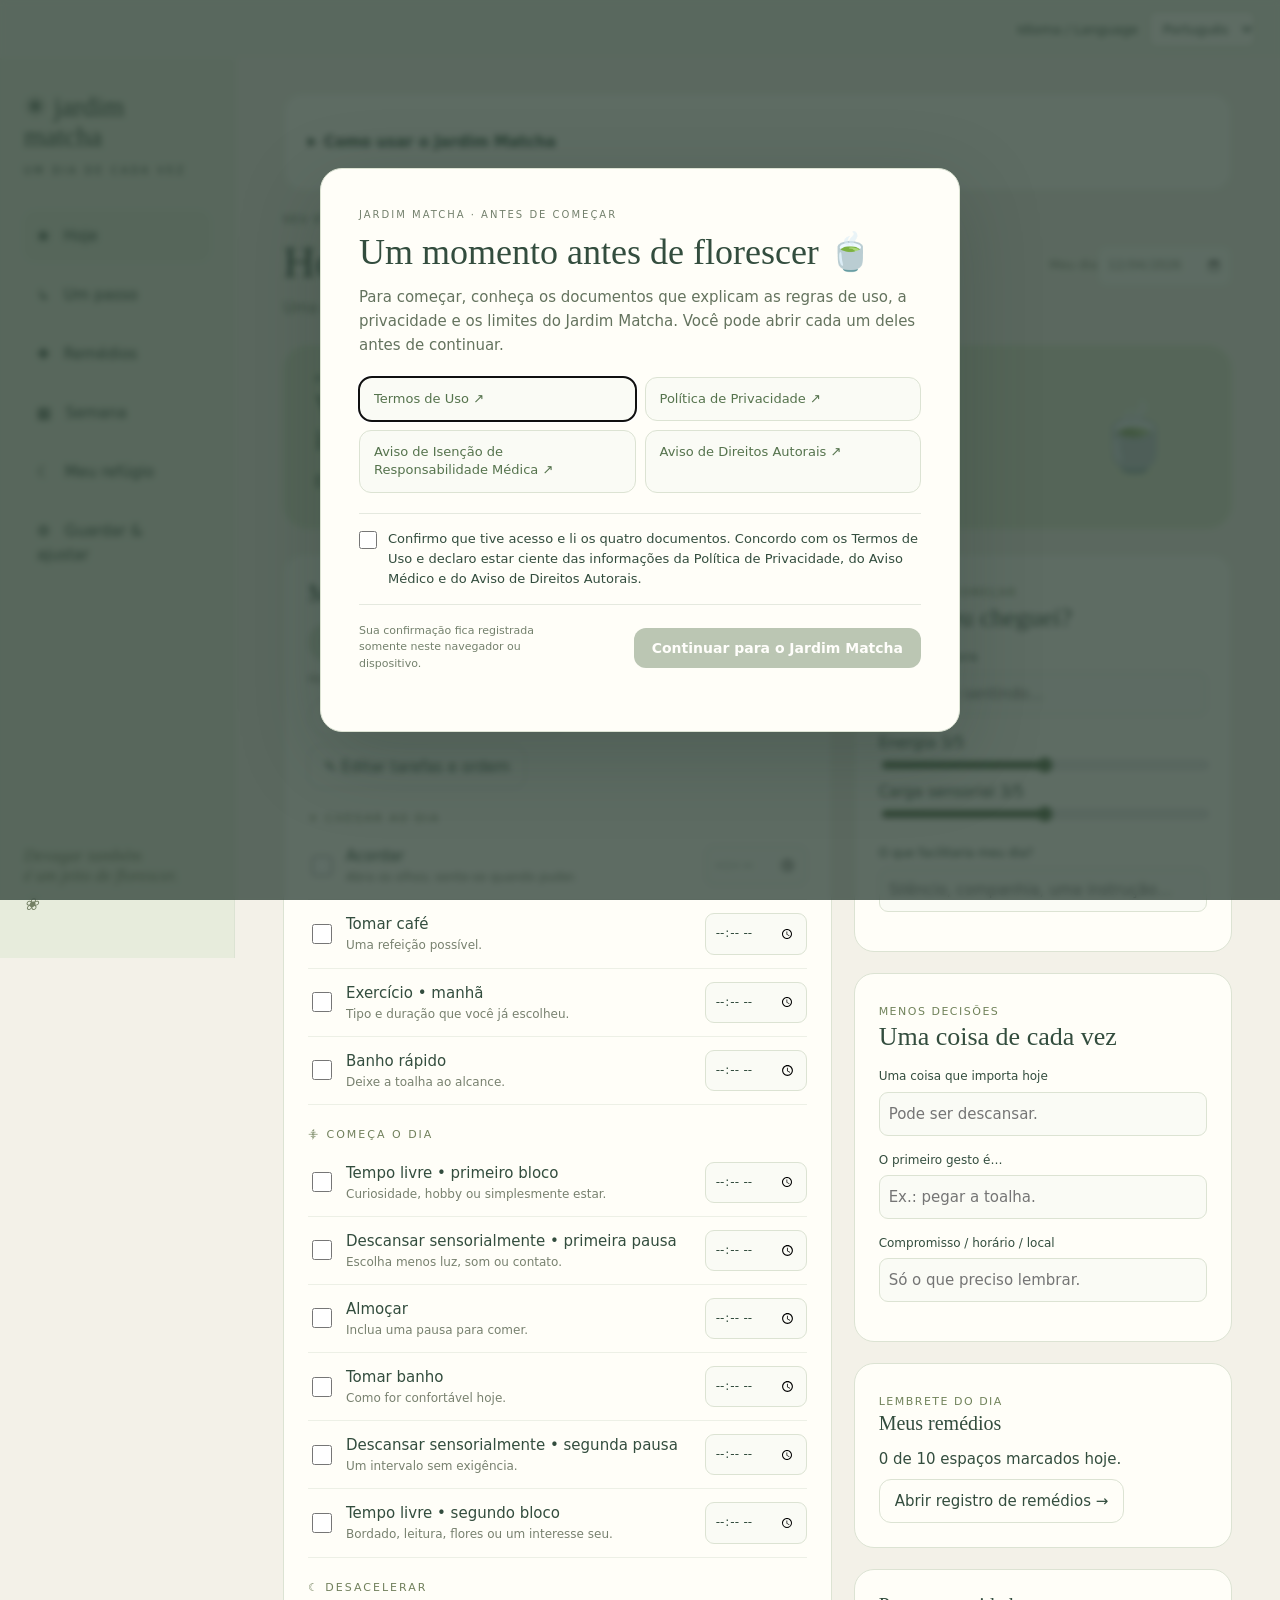
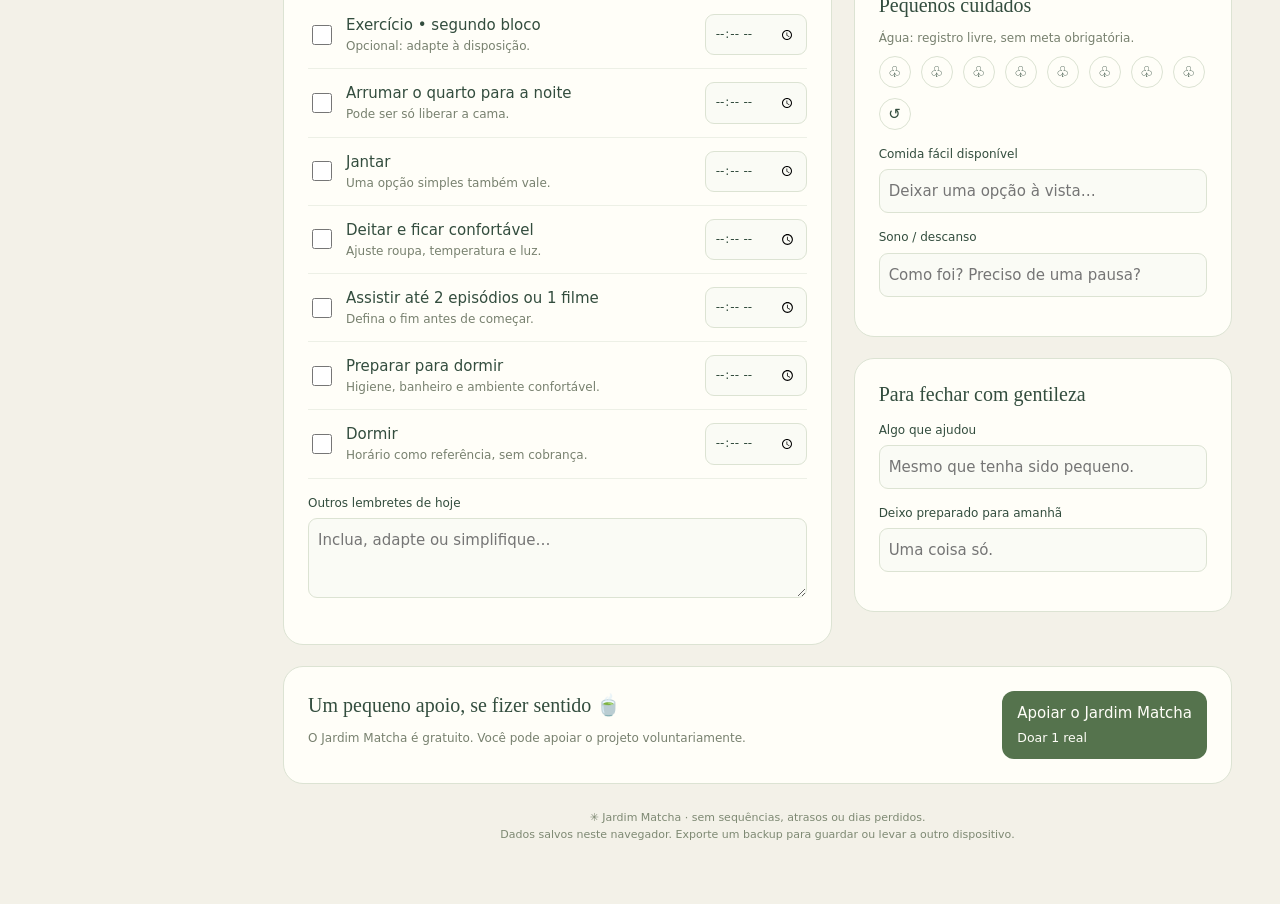
<file: Jardim_Matcha.html>
<!DOCTYPE html><html lang="pt-BR"><meta charset="utf-8"><meta name="viewport" content="width=device-width,initial-scale=1"><meta name="theme-color" content="#e7ecdc"><meta name="mobile-web-app-capable" content="yes"><link rel="icon" href="[data-uri]"><title>Jardim Matcha · meu ritmo</title><style>
:root{--ink:#334d3e;--green:#55734d;--line:#dce3d3;--paper:#fffef8;--pale:#edf1e5}*{box-sizing:border-box}body{margin:0;background:#f3f1e8;color:var(--ink);font:15px/1.6 system-ui,sans-serif}button,input,textarea,select{font:inherit;color:inherit}button{cursor:pointer;border:1px solid var(--line);background:var(--paper);border-radius:12px;padding:9px 15px}button:hover,button.active{background:#dfe8d5}button:focus-visible,input:focus-visible,textarea:focus-visible,select:focus-visible{outline:3px solid #a4b583;outline-offset:2px}aside{position:fixed;width:235px;height:100vh;background:#e7ecdc;padding:35px 24px;display:flex;flex-direction:column;border-right:1px solid var(--line)}.brand{font:27px Georgia;line-height:1.1;margin-bottom:35px}.brand small{display:block;font:10px system-ui;letter-spacing:3px;margin-top:13px}nav{display:grid;gap:9px}nav button{text-align:left;background:transparent;border:0;padding:13px}aside footer{margin-top:auto;font:italic 17px Georgia;color:#748064}main{max-width:1230px;margin-left:235px;padding:35px 48px}header{display:flex;justify-content:space-between;align-items:center;gap:18px}.eyebrow{text-transform:uppercase;letter-spacing:2px;font-size:10px}h1{font:45px Georgia;margin:8px 0}h2{font:26px Georgia;margin:0 0 14px}h3{font:20px Georgia;margin:0 0 12px}p{margin:8px 0}.sub{color:#74816d}.hero{margin:25px 0;background:#dde6cd;border-radius:25px;padding:27px 32px;display:flex;justify-content:space-between;align-items:center;overflow:hidden}.hero h2{font:30px Georgia}.tea{font-size:65px;filter:saturate(.55);padding:0 25px}.grid{display:grid;grid-template-columns:1.45fr 1fr;gap:22px;align-items:start}.card{background:var(--paper);border:1px solid var(--line);border-radius:20px;padding:24px;margin-bottom:21px}.tag{font-size:11px;letter-spacing:1.5px;text-transform:uppercase;color:#71835b}.row{display:flex;gap:10px;align-items:center;flex-wrap:wrap}.between{justify-content:space-between}label{display:block}input:not([type=checkbox]):not([type=range]),textarea,select{border:1px solid var(--line);border-radius:9px;background:#fafbf5;padding:9px;max-width:100%}textarea{width:100%;resize:vertical;min-height:80px}input[type=checkbox]{accent-color:var(--green);width:20px;height:20px;flex-shrink:0}input[type=range]{accent-color:var(--green);width:100%}.task{display:flex;align-items:center;gap:11px;padding:12px 0;border-bottom:1px solid #edf0e6}.task label{flex:1}.task:has(input:checked) label{text-decoration:line-through;color:#85917d}.task input[type=time]{width:102px;font-size:12px}.divider{margin:21px 0 5px;color:#71805c;font-size:11px;letter-spacing:2px}.muted{font-size:12px;color:#78816f}.pill{border-radius:30px;font-size:12px}.stat{padding:12px 16px;border-radius:13px;background:var(--pale);flex:1}.stat strong{font:24px Georgia;display:block}.hidden{display:none!important}.field{margin:15px 0}.field>span{display:block;font-size:12px;margin-bottom:5px}.field input{width:100%}.med{display:grid;grid-template-columns:30px 1fr 1fr 110px 85px;gap:8px;align-items:center;padding:12px 0;border-bottom:1px solid var(--line)}.med input{width:100%;min-width:0}.med label{font-size:11px}.med label input{display:block}.note{background:#f1eddf;border-radius:12px;padding:13px;font-size:12px}.largebtn{background:var(--green);color:white;border:0}.focus{max-width:650px;margin:35px auto;text-align:center}.focus h2{font-size:38px}.timer{font:64px Georgia;margin:25px}.water button{border-radius:50%;width:32px;height:32px;padding:0}.water .filled{background:#aabf93}.week{display:grid;grid-template-columns:repeat(7,1fr);gap:8px}.day{background:#f1f4ea;border-radius:12px;padding:12px}.day textarea{min-height:150px;font-size:12px}.bottom{font-size:11px;text-align:center;color:#7e8973;margin:25px}progress{width:100%;height:8px;accent-color:var(--green)}@media(max-width:900px){aside{position:static;width:100%;height:auto;padding:18px}.brand{margin:0;font-size:23px}.brand small,aside footer{display:none}nav{display:flex;overflow:auto;margin-top:15px}nav button{white-space:nowrap;padding:8px}main{margin:0;padding:24px}.grid{grid-template-columns:1fr}.week{grid-template-columns:1fr 1fr}header{flex-wrap:wrap}h1{font-size:36px}.med{grid-template-columns:24px 1fr 1fr}.tea{display:none}}@media print{aside,.noprint,.hero,.bottom{display:none!important}main{margin:0;padding:0;max-width:none}.card{break-inside:avoid}.grid{display:block}body{background:white}.hidden{display:none!important}input,textarea{border-color:#aaa!important}button{display:none}}
@media(max-width:600px){main{padding:18px 14px}h1{font-size:32px}.hero{padding:22px}.card{padding:18px}nav button{min-height:44px}button{min-height:44px}.task{flex-wrap:wrap}.task label{min-width:160px}.task input[type=time]{margin-left:31px}.med{grid-template-columns:26px 1fr;gap:10px}.med label{grid-column:2}.med>input{grid-column:1;grid-row:1 / span 4}.week{grid-template-columns:1fr}.hero h2{font-size:26px}input,textarea{font-size:16px!important}header input{min-height:44px}aside{padding:18px 14px}.brand br{display:none}.brand{font-size:24px}.water button{width:36px;min-height:36px}}@media(display-mode:standalone){#installCard{margin-top:10px}body{padding-top:env(safe-area-inset-top);padding-bottom:env(safe-area-inset-bottom)}} .routine-edit{border:1px solid var(--line);border-radius:14px;padding:18px;margin:18px 0;background:#fafbf5}.routine-edit .field{margin:10px 0}.routine-edit input:not([type=checkbox]){width:100%}.routine-edit .row{margin-top:12px}.archive-row{padding:12px 0;border-bottom:1px solid var(--line)}.archive-row span{flex:1;overflow-wrap:anywhere}.remove-med{grid-column:2 / -1;justify-self:end;font-size:12px}button:disabled{opacity:.4;cursor:default}summary{cursor:pointer;padding:12px 0} .consult-card{border-top:1px solid var(--line);padding-top:20px;margin-top:20px}.consult-card select{width:100%}.consult-highlight{background:#edf1e5}.consult-day{margin:22px 0;padding:18px;border:1px solid var(--line);border-radius:14px}.consult-note{margin:15px 0;overflow-wrap:anywhere}.note-text{white-space:pre-wrap;overflow-wrap:anywhere}.consult-note strong{font-size:12px}.consult-highlight details{max-height:420px;overflow:auto;margin-top:12px}@media print{.consult-card,.consult-highlight button{display:none}.consult-highlight details{max-height:none;overflow:visible}.consult-day{break-inside:auto}} .support-back{position:sticky;top:8px;z-index:2;background:var(--paper);box-shadow:0 3px 12px #334d3e18;margin-bottom:12px}#supportNetwork{scroll-margin-top:16px}@media print{.support-back{display:none}} .matcha-support{display:inline-block;padding:10px 15px;background:#55734d;color:#fffef8;border-radius:12px;text-decoration:none}.matcha-support:hover{background:#334d3e}.matcha-support:focus-visible{outline:3px solid #8a5736;outline-offset:4px} 
/* Confirmação de leitura dos documentos legais */
#jm-legal-consent{width:min(640px,calc(100% - 28px));max-width:640px;max-height:min(88vh,850px);padding:0;border:1px solid #dce3d3;border-radius:22px;background:#fffef8;color:#334d3e;box-shadow:0 24px 80px #1f332b40}
#jm-legal-consent::backdrop{background:#24372dbb;backdrop-filter:blur(3px)}
.jm-consent-inner{padding:clamp(22px,5vw,38px);overflow:auto;max-height:88vh}
.jm-consent-kicker{font:10px/1.5 system-ui,sans-serif;letter-spacing:2px;text-transform:uppercase;color:#74816d;margin:0 0 10px}
.jm-consent-title{font:clamp(28px,5vw,36px)/1.15 Georgia,serif;margin:0 0 12px;color:#334d3e}
.jm-consent-intro{margin:0 0 20px;color:#64735e;line-height:1.6}
.jm-consent-links{display:grid;grid-template-columns:repeat(2,minmax(0,1fr));gap:9px;margin:18px 0 20px}
.jm-consent-links a{display:block;padding:12px 14px;border:1px solid #dce3d3;border-radius:12px;background:#fafbf5;color:#55734d;text-decoration:none;font-size:13px;line-height:1.4}
.jm-consent-links a:hover{background:#edf1e5;text-decoration:underline;text-underline-offset:3px}
.jm-consent-check{display:flex;align-items:flex-start;gap:11px;padding:15px 0;border-top:1px solid #e5e9df;border-bottom:1px solid #e5e9df;font-size:13px;line-height:1.55;cursor:pointer}
.jm-consent-check input{flex:0 0 auto;width:18px;height:18px;margin:2px 0 0;accent-color:#55734d}
.jm-consent-actions{display:flex;flex-wrap:wrap;align-items:center;justify-content:space-between;gap:12px;margin-top:18px}
.jm-consent-continue{border:0;border-radius:12px;padding:12px 18px;background:#55734d;color:white;font:600 14px system-ui,sans-serif;cursor:pointer}
.jm-consent-continue:disabled{opacity:.4;cursor:not-allowed}
.jm-consent-footnote{font-size:11px;line-height:1.5;color:#74816d;margin:0;max-width:32ch}
.jm-consent-storage{font-size:11px;color:#74816d;margin:10px 0 0;min-height:1em}
@media(max-width:520px){.jm-consent-links{grid-template-columns:1fr}.jm-consent-actions{align-items:stretch;flex-direction:column}.jm-consent-continue{width:100%}.jm-consent-footnote{max-width:none}}
</style><aside><div class="brand">✳ jardim<br>matcha<small>UM DIA DE CADA VEZ</small></div><nav id="nav"></nav><footer>Devagar também<br>é um jeito de florescer.<p>❀</p></footer></aside><main>
<details class="card noprint" id="quickGuide">
  <summary><strong>Como usar o Jardim Matcha</strong></summary>
  <p>Baixe este arquivo HTML e abra a cópia salva no Chrome ou Edge do computador. O planner abre sem internet e sem conta.</p>
  <p>Em <strong>Hoje</strong>, organize sua rotina. Use <strong>Meu refúgio</strong> para anotar o que quer levar às consultas e <strong>Remédios</strong> para consultar seu registro.</p>
  <p>Use sempre o mesmo arquivo, na mesma pasta e no mesmo navegador. Para trocar de aparelho ou de pasta, primeiro vá em <strong>Guardar &amp; ajustar → Exportar backup</strong>. Depois, use <strong>Restaurar backup</strong> no novo local. A restauração substitui o conteúdo atual.</p>
  <p>Guarde o backup com cuidado, pois ele pode conter suas anotações e informações pessoais.</p>
</details>
<p class="note noprint" id="storageNotice" role="status" hidden>O navegador não conseguiu salvar seus dados. Exporte um backup antes de fechar.</p>
<header><div><div class="eyebrow">Seu espaço para pousar</div><h1>Hoje, no meu ritmo.</h1><div class="sub">Uma estrutura gentil para dias que mudam.</div></div><label class="muted">Meu dia<input type="date" id="date" aria-label="Data do planner"></label></header><div class="hero"><div><div class="eyebrow">PEQUENOS PASSOS, RAÍZES FORTES</div><h2>Você não precisa caber<br>inteira em uma lista.</h2><p>Escolha o que ajuda hoje. O restante pode esperar.</p></div><div class="tea" aria-hidden="true">🍵</div></div><div id="content"></div><section class="card noprint" aria-label="Apoio ao Jardim Matcha"><div class="row between"><div><h3>Um pequeno apoio, se fizer sentido 🍵</h3><p class="muted">O Jardim Matcha é gratuito. Você pode apoiar o projeto voluntariamente.</p></div><a class="matcha-support" href="https://mso-design.github.io/jardim-matcha/#apoio" target="_blank" rel="noopener noreferrer"><span>Apoiar o Jardim Matcha</span><br><small>Doar 1 real</small></a></div></section><div class="bottom">✳ Jardim Matcha · sem sequências, atrasos ou dias perdidos.<br>Dados salvos neste navegador. Exporte um backup para guardar ou levar a outro dispositivo.</div></main><dialog id="jm-legal-consent" aria-labelledby="jm-consent-title" aria-describedby="jm-consent-intro">
  <div class="jm-consent-inner">
    <p class="jm-consent-kicker" data-jm-copy="kicker">JARDIM MATCHA · ANTES DE COMEÇAR</p>
    <h2 class="jm-consent-title" id="jm-consent-title" data-jm-copy="title">Um momento antes de florescer 🍵</h2>
    <p class="jm-consent-intro" id="jm-consent-intro" data-jm-copy="intro">Para começar, conheça os documentos que explicam as regras de uso, a privacidade e os limites do Jardim Matcha. Você pode abrir cada um deles antes de continuar.</p>
    <nav class="jm-consent-links" aria-label="Documentos legais">
      <a href="https://mso-design.github.io/jardim-matcha/legal/termos-de-uso.html" target="_blank" rel="noopener noreferrer" data-jm-copy="terms">Termos de Uso ↗</a>
      <a href="https://mso-design.github.io/jardim-matcha/legal/privacidade.html" target="_blank" rel="noopener noreferrer" data-jm-copy="privacy">Política de Privacidade ↗</a>
      <a href="https://mso-design.github.io/jardim-matcha/legal/aviso-medico.html" target="_blank" rel="noopener noreferrer" data-jm-copy="medical">Aviso de Isenção de Responsabilidade Médica ↗</a>
      <a href="https://mso-design.github.io/jardim-matcha/legal/direitos-autorais.html" target="_blank" rel="noopener noreferrer" data-jm-copy="copyright">Aviso de Direitos Autorais ↗</a>
    </nav>
    <form id="jm-consent-form">
      <label class="jm-consent-check"><input id="jm-consent-checkbox" type="checkbox" required><span data-jm-copy="check">Confirmo que tive acesso e li os quatro documentos. Concordo com os Termos de Uso e declaro estar ciente das informações da Política de Privacidade, do Aviso Médico e do Aviso de Direitos Autorais.</span></label>
      <div class="jm-consent-actions">
        <p class="jm-consent-footnote" data-jm-copy="footnote">Sua confirmação fica registrada somente neste navegador ou dispositivo.</p>
        <button class="jm-consent-continue" id="jm-consent-continue" type="submit" disabled data-jm-copy="continue">Continuar para o Jardim Matcha</button>
      </div>
      <p class="jm-consent-storage" id="jm-consent-storage" role="status" aria-live="polite"></p>
    </form>
  </div>
</dialog>
<script>
const $=s=>document.querySelector(s), key='jardim-matcha-edicao-navegador-v1';let db;try{db=JSON.parse(localStorage.getItem(key))||{days:{},meds:Array.from({length:10},()=>({})),settings:{}}}catch{db={days:{},meds:Array.from({length:10},()=>({})),settings:{}}}let view='Hoje',timer=null,left=300,running=false;const localDate=()=>new Date(Date.now()-new Date().getTimezoneOffset()*60000).toISOString().slice(0,10);$('#date').value=localDate();const day=()=>db.days[$('#date').value]??=( {checks:{},times:{...(db.settings.routineTimes||{})},fields:{},medchecks:{},mode:'flexivel',water:0});const esc=v=>String(v??'').replace(/[&<>"']/g,c=>({'&':'&amp;','<':'&lt;','>':'&gt;','"':'&quot;',"'":'&#39;'}[c]));function save(){try{localStorage.setItem(key,JSON.stringify(db));$('#storageNotice').hidden=true;$('#saved')&&($('#saved').textContent='Salvo neste navegador ✓')}catch{$('#storageNotice').hidden=false;$('#saved')&&($('#saved').textContent='Não foi possível salvar. Exporte um backup.')}}
const defaultRoutine=[['manhã','Acordar','Abra os olhos; sente-se quando puder.'],['manhã','Tomar café','Uma refeição possível.'],['manhã','Exercício • manhã','Tipo e duração que você já escolheu.'],['manhã','Banho rápido','Deixe a toalha ao alcance.'],['dia','Tempo livre • primeiro bloco','Curiosidade, hobby ou simplesmente estar.'],['dia','Descansar sensorialmente • primeira pausa','Escolha menos luz, som ou contato.'],['dia','Almoçar','Inclua uma pausa para comer.'],['dia','Tomar banho','Como for confortável hoje.'],['dia','Descansar sensorialmente • segunda pausa','Um intervalo sem exigência.'],['dia','Tempo livre • segundo bloco','Bordado, leitura, flores ou um interesse seu.'],['noite','Exercício • segundo bloco','Opcional: adapte à disposição.'],['noite','Arrumar o quarto para a noite','Pode ser só liberar a cama.'],['noite','Jantar','Uma opção simples também vale.'],['noite','Deitar e ficar confortável','Ajuste roupa, temperatura e luz.'],['noite','Assistir até 2 episódios ou 1 filme','Defina o fim antes de começar.'],['noite','Preparar para dormir','Higiene, banheiro e ambiente confortável.'],['noite','Dormir','Horário como referência, sem cobrança.']];const minimum=[0,1,5,6,12,15,16];
const newId=prefix=>prefix+'_'+Date.now().toString(36)+'_'+Math.random().toString(36).slice(2,10);
function migrate(){db.settings??={};db.settings.routine??=defaultRoutine.map((r,i)=>[...r,String(i),minimum.includes(i)]);db.settings.consultations??={};db.settings.removedTasks??=[];db.settings.removedMeds??=[];db.meds.forEach((m,i)=>m.id??=String(i));}
migrate();
const getRoutine=()=>db.settings.routine;
const getMed=id=>db.meds.find(m=>m.id===id);
function moveTask(id,delta){const a=getRoutine(),i=a.findIndex(r=>r[3]===id),j=i+delta;if(i<0||j<0||j>=a.length)return;[a[i],a[j]]=[a[j],a[i]];save();render()}
function removeTask(id){const a=getRoutine(),i=a.findIndex(r=>r[3]===id);if(i<0)return;db.settings.removedTasks.push({task:a.splice(i,1)[0],position:i});save();render()}
function removeMed(id){const i=db.meds.findIndex(m=>m.id===id);if(i<0)return;db.settings.removedMeds.push({med:db.meds.splice(i,1)[0],position:i});save();render()}
function field(id,title,placeholder='',type='text'){const val=esc(day().fields[id]);return `<label class="field"><span>${title}</span>${type==='area'?`<textarea data-field="${id}" placeholder="${placeholder}">${val}</textarea>`:`<input data-field="${id}" value="${val}" placeholder="${placeholder}">`}</label>`}function tasks(){let last='';return getRoutine().map((r)=>{const i=r[3];if(day().mode==='essencial'&&!r[4])return '';let head='';if(r[0]!==last){last=r[0];head=`<div class="divider">${r[0]==='manhã'?'☀ CHEGAR AO DIA':r[0]==='dia'?'⸎ COMEÇA O DIA':'☾ DESACELERAR'}</div>`}return head+`<div class="task"><input type="checkbox" data-task="${i}" aria-label="Concluir ${esc(r[1])}" ${day().checks[i]?'checked':''}><label>${esc(r[1])}<div class="muted">${esc(r[2])}</div></label><input type="time" aria-label="Horário de ${esc(r[1])}" data-time="${i}" value="${esc(day().times[i])}"></div>`}).join('')}
function render(){const d=day();$('#nav').innerHTML=['Hoje','Um passo','Remédios','Semana','Meu refúgio','Guardar & ajustar'].map((n,i)=>`<button data-view="${n}" class="${view===n?'active':''}">${['❀','↳','✚','▦','☾','⚙'][i]} &nbsp; ${n}</button>`).join('');let html='';if(view==='Hoje')html=`${consultAlerts()}<div class="grid"><div><div class="card"><div class="row between"><h2>Meu roteiro do dia</h2><span class="tag">SEM PRESSA</span></div><div class="row noprint"><button data-mode="flexivel" class="pill ${d.mode==='flexivel'?'active':''}">Rotina completa</button><button data-mode="essencial" class="pill ${d.mode==='essencial'?'active':''}">Só o essencial</button><button data-view="Um passo" class="pill">Ver um passo</button></div><p class="muted">Horários em branco são intencionais: preencha os que fizerem sentido.</p><button id="repeatTimes" class="pill noprint">Usar estes horários nos próximos dias</button><span id="timeStatus" class="muted" role="status"></span><p class="noprint"><button data-view="Editar rotina">✎ Editar tarefas e ordem</button></p><div id="tasks">${tasks()||'<p class="muted">Nenhuma tarefa neste modo. Você pode adicionar tarefas ou marcar quais são essenciais em “Editar tarefas e ordem”.</p>'}</div>${field('custom','Outros lembretes de hoje','Inclua, adapte ou simplifique…','area')}</div></div><div><div class="card"><span class="tag">ANTES DE COMEÇAR</span><h2>Como eu cheguei?</h2>${field('feeling','Em uma palavra','Estou me sentindo…')}<label>Energia <output id="energyOut">${d.fields.energy??3}</output>/5<input type="range" min="1" max="5" data-field="energy" value="${d.fields.energy??3}"></label><label>Carga sensorial <output id="sensoryOut">${d.fields.sensory??3}</output>/5<input type="range" min="1" max="5" data-field="sensory" value="${d.fields.sensory??3}"></label>${field('need','O que facilitaria meu dia?','Silêncio, companhia, uma instrução…')}</div><div class="card"><span class="tag">MENOS DECISÕES</span><h2>Uma coisa de cada vez</h2>${field('priority','Uma coisa que importa hoje','Pode ser descansar.')}${field('first','O primeiro gesto é…','Ex.: pegar a toalha.')}${field('appointment','Compromisso / horário / local','Só o que preciso lembrar.')}</div><div class="card"><span class="tag">LEMBRETE DO DIA</span><h3>Meus remédios</h3><p>${db.meds.filter(m=>d.medchecks[m.id]).length} de ${db.meds.length} espaços marcados hoje.</p><button data-view="Remédios">Abrir registro de remédios →</button></div><div class="card"><h3>Pequenos cuidados</h3><p class="muted">Água: registro livre, sem meta obrigatória.</p><div class="row water">${Array.from({length:8},(_,i)=>`<button data-water="${i+1}" class="${d.water>i?'filled':''}" aria-label="Registrar ${i+1} copos">♧</button>`).join('')}<button data-water="0" aria-label="Zerar água">↺</button></div>${field('food','Comida fácil disponível','Deixar uma opção à vista…')}${field('sleep','Sono / descanso','Como foi? Preciso de uma pausa?')}</div><div class="card"><h3>Para fechar com gentileza</h3>${field('worked','Algo que ajudou','Mesmo que tenha sido pequeno.')}${field('tomorrow','Deixo preparado para amanhã','Uma coisa só.')}</div></div></div>`;
if(view==='Remédios')html=`<div class="card"><span class="tag">MEU REGISTRO DE CUIDADO</span><h2>Remédios do dia</h2><p>Preencha conforme sua prescrição. Nomes e orientações ficam disponíveis nos próximos dias; as marcações são diárias.</p><p class="note">Este registro não define doses ou condutas. Se não souber se tomou, confira seu registro e a orientação do profissional antes de repetir. Não há alarmes automáticos.</p><div id="meds">${db.meds.map((m,index)=>{const i=m.id;return `<div class="med"><input type="checkbox" data-medcheck="${i}" aria-label="Remédio ${index+1} tomado" ${d.medchecks[i]?'checked':''}><label>${index+1}. Nome<input data-med="${i}" data-prop="name" value="${esc(m.name)}" placeholder="Nome do remédio"></label><label>Dose / orientação prescrita<input data-med="${i}" data-prop="dose" value="${esc(m.dose)}" placeholder="Como foi prescrito"></label><label>Horário previsto<input type="time" data-med="${i}" data-prop="time" value="${esc(m.time)}"></label><label>Tomado às<input type="time" data-taken="${i}" value="${esc(d.fields['taken'+i])}"></label><button class="remove-med noprint" data-remove-med="${i}" aria-label="Retirar espaço ${index+1}">Retirar espaço</button></div>`}).join('')||'<p>Nenhum espaço cadastrado. Adicione quantos precisar.</p>'}</div><p><button id="addmed">+ Adicionar espaço de remédio</button></p><p class="muted">Retirar um espaço apenas o guarda em “Espaços retirados”, abaixo. As marcações dos outros espaços continuam ligadas ao remédio certo.</p>${medArchive()}${field('mednotes','Observações do dia para conversar na consulta','O que quero registrar…','area')}</div>`;
if(view==='Um passo'){const r=getRoutine().find(r=>!d.checks[r[3]]&&(d.mode!=='essencial'||r[4]));const i=r?.[3];html=`<div class="card focus"><span class="tag">O RESTO PODE ESPERAR</span><h2>${r?esc(r[1]):'Seu roteiro chegou ao fim.'}</h2><p>${r?esc(r[2]):'Você pode descansar ou ajustar o plano.'}</p>${r?`<p><button class="largebtn" data-complete="${i}">✓ Fiz este passo</button> <button data-skip="${i}">Escolher outro passo</button></p>`:''}<div class="timer" id="clock">${clock()}</div><div class="row" style="justify-content:center"><button data-min="2">2 min</button><button data-min="5">5 min</button><button data-min="10">10 min</button><button id="toggle">${running?'Pausar':'Começar'}</button><button id="resetTimer">Reiniciar</button></div><p class="muted">Temporizador opcional. Funciona enquanto esta página estiver aberta.</p>${field('tiny','Se ainda estiver grande, o menor gesto é…','Só encostar os pés no chão, por exemplo.')}<button data-view="Meu refúgio">Preciso de uma pausa</button></div>`}
if(view==='Editar rotina')html=routineEditor();
if(view==='Psicóloga')html=consultPage('psicologa');
if(view==='Psiquiatra')html=consultPage('psiquiatra');
if(view==='Semana'){const date=new Date($('#date').value+'T12:00:00');date.setDate(date.getDate()-((date.getDay()+6)%7));let start=localDate();const w=[];for(let i=0;i<7;i++){let dt=new Date(date);dt.setDate(date.getDate()+i);let k=dt.toISOString().slice(0,10);w.push(`<div class="day"><strong>${['Seg','Ter','Qua','Qui','Sex','Sáb','Dom'][i]}</strong><div class="muted">${dt.toLocaleDateString(window.matchaLanguage==='en'?'en-GB':'pt-BR',{day:'2-digit',month:'2-digit'})}</div><textarea data-week="${k}" aria-label="Plano de ${k}" placeholder="Uma âncora, um compromisso, uma pausa…">${esc(db.settings['week'+k])}</textarea></div>`)}html=`<div class="card"><span class="tag">UM POUCO DE PREVISIBILIDADE</span><h2>Minha semana possível</h2><p class="sub">A semana acompanha a data selecionada. Deixe espaços em branco.</p><div class="week">${w.join('')}</div></div><div class="grid"><div class="card">${field('parking','Estacionamento de ideias','Curiosidades e projetos podem esperar aqui.','area')}</div><div class="card">${field('weekly','O que pode ficar mais fácil?','Uma adaptação para experimentar.','area')}</div></div>`}
if(view==='Meu refúgio')html=`<div class="grid"><div class="card"><span class="tag">UMA PAUSA SEM DESEMPENHO</span><h2>Meu lugar de pouso</h2><p>Você pode reduzir as demandas deste momento. Escolha apenas algo que costuma ser confortável para você.</p><div class="note">Uma possibilidade: apoiar o corpo e diminuir um estímulo, se isso ajudar. Não precisa fazer um exercício ou terminar nada aqui.</div>${setting('sensoryKit','Meu conforto sensorial','Luz suave, fones, tecido macio…')}${setting('helps','Coisas que costumam me ajudar','O que me dá uma sensação de segurança?')}${setting('avoid','O que prefiro evitar quando sobrecarregada','Barulhos, perguntas, toque…')}${setting('phrase','Minha frase para pedir espaço','Preciso de uma pausa e de menos estímulos agora.')}</div><div><div class="card" id="supportNetwork"><h3 id="supportHeading" tabindex="-1">Minha rede de apoio</h3>${setting('support','Pessoa / contato / como pedir ajuda','Quem posso procurar?')}${setting('care','Anotações gerais para consultas','Suas anotações anteriores continuam aqui.')}${consultCard('psicologa')}${consultCard('psiquiatra')}</div><div class="card"><h3>Um interesse, sem obrigação</h3>${setting('joy','Meu pequeno jardim de curiosidades','Bordar uma flor, observar cores, ler uma página…')}<button data-view="Hoje" data-essential="1">Voltar com só o essencial</button></div></div></div>`;
if(view==='Guardar & ajustar')html=`<div class="card"><span class="tag">O PLANNER SE ADAPTA A VOCÊ</span><h2>Seu jeito de usar</h2><p>Comece escolhendo a data. Use a rotina completa ou “só o essencial”, e abra “um passo” para diminuir a informação na tela.</p><p>Os horários são editáveis e não geram notificações. Nada é levado como dívida para o dia seguinte.</p>${setting('anchors','Minhas âncoras de rotina','Ex.: depois do café, conferir os remédios prescritos.')}${setting('adapt','Adaptações que quero lembrar','Banho mais curto, ajuda para começar, pausa antes de trocar de tarefa…')}<h3>Guardar uma cópia</h3><p class="muted">Este planner salva neste navegador, sem sincronizar entre dispositivos. O backup contém tudo o que você preencheu, inclusive os remédios.</p><div class="row"><button id="export">↓ Exportar backup</button><label><span class="muted">Restaurar backup</span><input type="file" id="import" accept="application/json"></label><button id="print">Imprimir / salvar PDF</button></div><p role="status" id="backupStatus"></p><p id="saved" class="muted">Salvo neste navegador ✓</p></div>`;$('#content').innerHTML=html;}

const consultNames={psicologa:'Psicóloga',psiquiatra:'Psiquiatra'};
const weekdays=['Domingo','Segunda-feira','Terça-feira','Quarta-feira','Quinta-feira','Sexta-feira','Sábado'];
function consultConfig(kind){return db.settings.consultations[kind]??={weekday:'',date:'',time:''}}
function dateLabel(date){return new Date(date+'T12:00:00').toLocaleDateString(window.matchaLanguage==='en'?'en-GB':'pt-BR',{weekday:'long',day:'2-digit',month:'2-digit'})}
function calendarDay(date){const [y,m,d]=date.split('-').map(Number);return Date.UTC(y,m-1,d)/86400000}
function consultDue(kind){const c=consultConfig(kind),date=$('#date').value;if(kind==='psiquiatra')return !!c.date&&c.date===date;if(c.weekday==='')return false;const exact15=c.intervalWeeks==='15dias';if(!exact15&&Number(c.weekday)!==new Date(date+'T12:00:00').getDay())return false;const weeks=Number(c.intervalWeeks)||1,period=exact15?15:weeks*7;if(!c.referenceDate)return period===7;const delta=calendarDay(date)-calendarDay(c.referenceDate);return delta>=0&&delta%period===0}
function psychFrequency(c){return `<label class="field"><span>Frequência • Psicóloga</span><select data-consult-kind="psicologa" data-consult-prop="intervalWeeks">${[1,2,3,4].map(n=>`<option value="${n}" ${(c.intervalWeeks==='15dias'?0:(Number(c.intervalWeeks)||1))===n?'selected':''}>${n===1?'Semanal • a cada semana':n===2?'Quinzenal • a cada 2 semanas (14 dias)':'A cada '+n+' semanas ('+(n*7)+' dias)'}</option>`).join('')}<option value="15dias" ${c.intervalWeeks==='15dias'?'selected':''}>A cada 15 dias exatos</option></select></label><label class="field"><span>Data de referência • Psicóloga${(c.intervalWeeks==='15dias'||Number(c.intervalWeeks)>1)?' (necessária)':' (opcional)'}</span><input type="date" data-consult-kind="psicologa" data-consult-prop="referenceDate" value="${esc(c.referenceDate)}"></label><p class="muted">Escolha a data de uma consulta confirmada. O dia da semana será ajustado à data e a repetição começa nela. Em “15 dias exatos”, as próximas consultas podem cair em outro dia da semana.</p>${(c.intervalWeeks==='15dias'||Number(c.intervalWeeks)>1)&&!c.referenceDate?'<p class="note" role="status">Falta a data de referência para calcular quais semanas têm consulta.</p>':''}`}
function returnSupport(extra=''){return `<button type="button" class="noprint ${extra}" data-return-support="1">← Voltar à minha rede de apoio</button>`}
function consultCard(kind){const c=consultConfig(kind);return `<section class="consult-card"><h3>${consultNames[kind]}</h3>${kind==='psiquiatra'?`<label class="field"><span>Data da consulta • Psiquiatra</span><input type="date" data-consult-kind="psiquiatra" data-consult-prop="date" value="${esc(c.date)}"></label>`:`<label class="field"><span>Dia da semana • ${consultNames[kind]}</span><select data-consult-kind="${kind}" data-consult-prop="weekday"><option value="">Sem dia definido</option>${weekdays.map((w,i)=>`<option value="${i}" ${String(c.weekday)===String(i)?'selected':''}>${w}</option>`).join('')}</select></label>${psychFrequency(c)}`}<label class="field"><span>Horário • ${consultNames[kind]} (opcional)</span><input type="time" data-consult-kind="${kind}" data-consult-prop="time" value="${esc(c.time)}"></label><p class="muted">${kind==='psiquiatra'?'O destaque aparece apenas na data escolhida, sem repetição semanal. Depois da consulta, você pode escolher a próxima data.':'O destaque segue a frequência escolhida'+(c.referenceDate?', a partir de '+dateLabel(c.referenceDate):'')+'.'} O lembrete aparece dentro do planner, sem notificação externa.</p><button data-view="${consultNames[kind]}">Anotações e consulta • ${consultNames[kind]}</button>${consultDue(kind)?'<p class="note">É o dia escolhido nesta data. Suas anotações estão reunidas no espaço da consulta.</p>':''}</section>`}
const noteLabels={feeling:'Como me senti',energy:'Energia (1–5)',sensory:'Carga sensorial (1–5)',need:'O que facilitaria meu dia',priority:'O que importa hoje',first:'Primeiro gesto',appointment:'Compromisso',custom:'Outros lembretes',food:'Alimentação',sleep:'Sono e descanso',worked:'Algo que ajudou',tomorrow:'Para amanhã',parking:'Ideias e curiosidades',weekly:'O que pode ficar mais fácil',tiny:'Meu menor passo',mednotes:'Observações sobre remédios'};
function consultDays(){const end=$('#date').value;const dt=new Date(end+'T12:00:00');dt.setDate(dt.getDate()-6);const start=dt.getFullYear()+'-'+String(dt.getMonth()+1).padStart(2,'0')+'-'+String(dt.getDate()).padStart(2,'0');return {start,end}}
function consultationEntries(kind){const {start,end}=consultDays();const dates=new Set(Object.keys(db.days).filter(k=>k>=start&&k<=end));for(const k of Object.keys(db.settings)){if(k.startsWith('week')){const date=k.slice(4);if(/^\d{4}-\d{2}-\d{2}$/.test(date)&&date>=start&&date<=end)dates.add(date)}}return [...dates].sort().map(date=>{const f=db.days[date]?.fields||{};const notes=[];for(const [key,val]of Object.entries(f)){if(!String(val??'').trim()||key.startsWith('taken'))continue;if(key.startsWith('consult_')){if(key==='consult_'+kind)notes.push(['Para '+consultNames[kind],String(val)]);continue}notes.push([noteLabels[key]||'Anotação',String(val)])}if(String(db.settings['week'+date]||'').trim())notes.push(['Plano / anotação da semana',db.settings['week'+date]]);return {date,notes}}).filter(x=>x.notes.length)}
function consultReport(kind){const entries=consultationEntries(kind);return `${db.settings.care?.trim()?`<section class="note"><strong>Anotações gerais para consultas</strong><p class="note-text">${esc(db.settings.care)}</p></section>`:''}${entries.length?entries.map(x=>`<section class="consult-day"><h3>${esc(dateLabel(x.date))}</h3>${x.notes.map(([label,value])=>`<div class="consult-note"><strong>${esc(label)}</strong><p class="note-text">${esc(value)}</p></div>`).join('')}</section>`).join(''):'<p class="muted">Ainda não há anotações neste período. Você pode usar o campo de anotação desta consulta ou preencher os espaços do planner ao longo da semana.</p>'}`}
function consultAlerts(){const due=Object.keys(consultNames).filter(consultDue);return due.map(kind=>`<div class="card consult-highlight"><span class="tag">DIA DE CONSULTA NO SEU PLANEJAMENTO</span><h2>${consultNames[kind]}${consultConfig(kind).time?' • '+esc(consultConfig(kind).time):''}</h2><p>Reuni suas anotações dos últimos 7 dias, incluindo esta data.</p><button data-view="${consultNames[kind]}">Abrir minhas anotações • ${consultNames[kind]}</button><details open><summary>Ver anotações da semana</summary>${consultReport(kind)}</details></div>`).join('')}
function consultPage(kind){const range=consultDays();return `<div class="card"><span class="tag">MINHA REDE DE APOIO</span><h2>Minha consulta • ${consultNames[kind]}</h2>${returnSupport('support-back')}${consultCard(kind)}${field('consult_'+kind,'Anotar para a '+consultNames[kind]+' • '+dateLabel($('#date').value),'O que aconteceu? O que quero contar ou perguntar?','area')}${returnSupport()}<p class="muted">Esta anotação fica guardada na data selecionada e aparece apenas neste espaço profissional. As anotações gerais do planner aparecem nos dois espaços.</p><h3>O que quero levar à consulta</h3><p>Período: ${esc(dateLabel(range.start))} a ${esc(dateLabel(range.end))}.</p><p class="muted">Reuni os textos preenchidos no planner, os registros de energia e carga sensorial e as notas específicas para esta profissional. São suas palavras, sem interpretação ou diagnóstico automático.</p><button class="noprint" id="print">Imprimir / salvar estas anotações em PDF</button><div id="consultReport">${consultReport(kind)}</div>${returnSupport()}<p class="muted" id="saved" role="status">Salvo neste navegador ✓</p></div>`}
document.addEventListener('change',e=>{const t=e.target;if(t.dataset.consultKind){const c=consultConfig(t.dataset.consultKind);c[t.dataset.consultProp]=t.value;if(t.dataset.consultKind==='psicologa'){if(t.dataset.consultProp==='referenceDate'&&t.value)c.weekday=String(new Date(t.value+'T12:00:00').getDay());if(t.dataset.consultProp==='weekday'&&c.referenceDate&&Number(t.value)!==new Date(c.referenceDate+'T12:00:00').getDay())c.referenceDate=''}save();render()}});
document.addEventListener('input',e=>{const t=e.target;if(t.dataset.field?.startsWith('consult_')){day().fields[t.dataset.field]=t.value;save();const target=$('#consultReport');if(target)target.innerHTML=consultReport(t.dataset.field.slice(8))}});
function taskRow(r,index){const id=r[3];return `<div class="routine-edit"><label class="field"><span>Nome da tarefa ${index+1}</span><input data-edit-task="${id}" data-task-prop="1" value="${esc(r[1])}" maxlength="160"></label><label class="field"><span>Período</span><select data-edit-task="${id}" data-task-prop="0">${['manhã','dia','noite'].map(v=>`<option ${r[0]===v?'selected':''}>${v}</option>`).join('')}</select></label><label class="field"><span>Pequeno passo / observação</span><input data-edit-task="${id}" data-task-prop="2" value="${esc(r[2])}"></label><label class="row"><input type="checkbox" data-edit-task="${id}" data-task-prop="4" ${r[4]?'checked':''}> Mostrar em “só o essencial”</label><div class="row"><button data-move-task="${id}" data-delta="-1" aria-label="Subir ${esc(r[1])}" ${index===0?'disabled':''}>↑ Subir</button><button data-move-task="${id}" data-delta="1" aria-label="Descer ${esc(r[1])}" ${index===getRoutine().length-1?'disabled':''}>↓ Descer</button><button data-remove-task="${id}" aria-label="Excluir ${esc(r[1])}">Excluir tarefa</button></div></div>`}
function routineEditor(){return `<div class="card"><span class="tag">UMA ROTINA COM A SUA CARA</span><h2>Editar tarefas e ordem</h2><p>Adicione, renomeie e use ↑ e ↓ para colocar as tarefas na ordem que preferir. A sequência vale em “Hoje” e “Um passo”. As mudanças valem para todas as datas neste aparelho.</p><p class="muted">As marcações e os horários continuam ligados à tarefa certa. Tarefas excluídas ficam guardadas abaixo, caso queira restaurar.</p><button data-view="Hoje">← Voltar ao meu dia</button><form id="newTask" class="routine-edit"><h3>Nova tarefa</h3><label class="field"><span>Nome</span><input id="taskName" required maxlength="160" placeholder="Ex.: cuidar das plantas"></label><label class="field"><span>Período</span><select id="taskPeriod"><option>manhã</option><option selected>dia</option><option>noite</option></select></label><label class="field"><span>Pequeno passo / observação (opcional)</span><input id="taskNote" placeholder="Ex.: pegar o regador"></label><label class="row"><input id="taskEssential" type="checkbox"> Mostrar em “só o essencial”</label><p><button type="submit" class="largebtn">+ Adicionar tarefa</button></p></form><div id="routineList">${getRoutine().map(taskRow).join('')||'<p>Nenhuma tarefa. Crie sua primeira tarefa acima.</p>'}</div><details><summary>Tarefas excluídas (${db.settings.removedTasks.length})</summary>${db.settings.removedTasks.map(x=>`<div class="row archive-row"><span>${esc(x.task[1])}</span><button data-restore-task="${x.task[3]}">Restaurar tarefa</button></div>`).join('')||'<p class="muted">Nenhuma tarefa excluída.</p>'}</details><p id="saved" role="status" class="muted">Salvo neste navegador ✓</p></div>`}
function medArchive(){return `<details><summary>Espaços retirados (${db.settings.removedMeds.length})</summary>${db.settings.removedMeds.map((x,i)=>`<div class="row archive-row"><span>${esc(x.med.name)||'Espaço sem nome '+(i+1)}</span><button data-restore-med="${x.med.id}">Restaurar espaço</button></div>`).join('')||'<p class="muted">Nenhum espaço retirado.</p>'}</details>`}
document.addEventListener('input',e=>{const t=e.target;if(t.dataset.editTask){const r=getRoutine().find(r=>r[3]===t.dataset.editTask);if(r){r[Number(t.dataset.taskProp)]=t.type==='checkbox'?t.checked:t.value;save()}}});
document.addEventListener('submit',e=>{if(e.target.id!=='newTask')return;e.preventDefault();const name=$('#taskName').value.trim();if(!name){$('#taskName').focus();return}const id=newId('task');getRoutine().push([$('#taskPeriod').value,name,$('#taskNote').value.trim(),id,$('#taskEssential').checked]);save();render();document.querySelector(`[data-edit-task="${id}"]`)?.focus()});
function setting(id,title,p){return `<label class="field"><span>${title}</span><textarea data-setting="${id}" placeholder="${p}">${esc(db.settings[id])}</textarea></label>`}function clock(){return `${Math.floor(left/60).toString().padStart(2,'0')}:${(left%60).toString().padStart(2,'0')}`}let deadline=0;function stop(){clearInterval(timer);running=false}function run(){running=true;deadline=Date.now()+left*1000;timer=setInterval(()=>{left=Math.max(0,Math.ceil((deadline-Date.now())/1000));if($('#clock'))$('#clock').textContent=clock();if(left===0){stop();if($('#toggle'))$('#toggle').textContent='Concluído';}},250)}
$('#date').onchange=render;document.addEventListener('input',e=>{let t=e.target,d=day();if(t.dataset.field){d.fields[t.dataset.field]=t.value;if(t.type==='range'){let o=$('#'+t.dataset.field+'Out');if(o)o.textContent=t.value}}if(t.dataset.setting)db.settings[t.dataset.setting]=t.value;if(t.dataset.week)db.settings['week'+t.dataset.week]=t.value;if(t.dataset.time!==undefined)d.times[t.dataset.time]=t.value;if(t.dataset.med!==undefined)getMed(t.dataset.med)[t.dataset.prop]=t.value;if(t.dataset.taken!==undefined)d.fields['taken'+t.dataset.taken]=t.value;save()});document.addEventListener('change',e=>{let t=e.target;if(t.dataset.task!==undefined){day().checks[t.dataset.task]=t.checked;save()}if(t.dataset.medcheck!==undefined){day().medchecks[t.dataset.medcheck]=t.checked;save()}});document.addEventListener('click',e=>{let t=e.target.closest('button');if(!t)return;if(t.dataset.returnSupport){view='Meu refúgio';save();render();$('#supportHeading')?.focus({preventScroll:true});$('#supportNetwork')?.scrollIntoView?.({block:'start'});return}if(t.dataset.view){view=t.dataset.view;if(t.dataset.essential)day().mode='essencial';save();render()}if(t.dataset.mode){day().mode=t.dataset.mode;save();render()}if(t.dataset.water!==undefined){day().water=+t.dataset.water;save();render()}if(t.dataset.complete!==undefined){day().checks[t.dataset.complete]=true;save();render()}if(t.dataset.skip!==undefined){const i=t.dataset.skip;view='Hoje';render();setTimeout(()=>document.querySelector(`[data-task="${i}"]`)?.focus(),0)}if(t.id==='repeatTimes'){db.settings.routineTimes={...day().times};save();$('#timeStatus').textContent=' Horários definidos para novos dias. ✓'}if(t.dataset.moveTask){moveTask(t.dataset.moveTask,Number(t.dataset.delta));return}if(t.dataset.removeTask){removeTask(t.dataset.removeTask);return}if(t.dataset.removeMed){removeMed(t.dataset.removeMed);return}if(t.dataset.restoreTask){const a=db.settings.removedTasks,i=a.findIndex(x=>x.task[3]===t.dataset.restoreTask);if(i>=0){const x=a.splice(i,1)[0];getRoutine().splice(Math.min(x.position,getRoutine().length),0,x.task);save();render()}return}if(t.dataset.restoreMed){const a=db.settings.removedMeds,i=a.findIndex(x=>x.med.id===t.dataset.restoreMed);if(i>=0){const x=a.splice(i,1)[0];db.meds.splice(Math.min(x.position,db.meds.length),0,x.med);save();render()}return}if(t.id==='addmed'){db.meds.push({id:newId('med')});save();render()}if(t.dataset.min){stop();left=+t.dataset.min*60;render()}if(t.id==='toggle'){if(running)stop();else if(left>0)run();render()}if(t.id==='resetTimer'){stop();left=300;render()}if(t.id==='print')window.print();if(t.id==='export'){let blob=new Blob([JSON.stringify({format:'jardim-matcha',version:1,data:db},null,2)],{type:'application/json'});let a=document.createElement('a');a.href=URL.createObjectURL(blob);a.download='jardim-matcha-backup-'+localDate()+'.json';a.click();setTimeout(()=>URL.revokeObjectURL(a.href),1000)}});document.addEventListener('change',async e=>{if(e.target.id!=='import'||!e.target.files[0])return;try{const b=JSON.parse(await e.target.files[0].text());if(b.format!=='jardim-matcha'||!b.data||typeof b.data.days!=='object'||!Array.isArray(b.data.meds)||typeof b.data.settings!=='object')throw Error();if(!confirm('Substituir os dados deste navegador pelos dados do backup?'))return;db=b.data;migrate();save();render();$('#backupStatus').textContent='Backup restaurado.'}catch{$('#backupStatus').textContent='Não foi possível abrir este backup. Os dados atuais foram preservados.'}});

try {
  const probe = key + '-test';
  localStorage.setItem(probe, 'ok');
  localStorage.removeItem(probe);
} catch {
  $('#storageNotice').hidden = false;
}
render();
</script><script>(() => {
'use strict';
const translations = {"Pular para o conteúdo": "Skip to content", "Navegação principal": "Main navigation", "O planner": "The planner", "Dúvidas": "Questions", "Baixar grátis": "Download for free", "PLANNER NEURODIVERGENTE PARA COMPUTADOR": "A DESKTOP PLANNER FOR NEURODIVERGENT PEOPLE", "Um dia de cada vez,": "One day at a time,", "no seu ritmo.": "at your own pace.", "O Jardim Matcha é um planner digital para organizar a rotina, guardar anotações e lembrar dos pequenos cuidados do dia.": "Jardim Matcha is a digital planner to organize your routine, keep notes and remember everyday care.", "Abrir meu planner": "Open my planner", "Gratuito": "Free", "Apoio voluntário, se quiser": "Optional support, if you wish", "PRÉVIA": "PREVIEW", "Hoje": "Today", "Semana": "Week", "Remédios": "Medication", "Meu refúgio": "My refuge", "MEU ROTEIRO DO DIA": "MY DAILY ROUTINE", "Hoje, no meu ritmo.": "Today, at my own pace.", "Experimente marcar um passo.": "Try checking off one step.", "Abrir a janela": "Open the window", "Beber um copo de água": "Drink a glass of water", "Escolher o primeiro passo": "Choose the first step", "Prévia interativa com tarefas de exemplo.": "Interactive preview with example tasks.", "✦ Para computador": "✦ For desktop", "✦ Abre no Chrome ou Edge": "✦ Opens in Chrome or Edge", "✦ Uso offline após baixar": "✦ Use offline after downloading", "POR DENTRO DO PLANNER": "INSIDE THE PLANNER", "Espaço para o que importa hoje.": "Space for what matters today.", "Rotina editável": "Editable routine", "Adicione, reorganize e marque suas tarefas. No modo Um passo, veja uma coisa de cada vez.": "Add, reorder and check off your tasks. In One step mode, see one thing at a time.", "Registro de remédios": "Medication log", "Organize os nomes e horários e marque o que já registrou no dia.": "Organize names and times, and check off what you have recorded today.", "Guarde notas separadas para a psicóloga e a psiquiatra. Consulte os resumos quando precisar.": "Keep separate notes for your psychologist and psychiatrist. Read your summaries whenever you need them.", "EDIÇÃO PARA COMPUTADOR": "DESKTOP EDITION", "Leve o Jardim Matcha.": "Take Jardim Matcha with you.", "Abra o planner no navegador ou baixe sua cópia com um guia de uso. Depois de baixar, salve no computador e use mesmo sem internet.": "Open the planner in your browser or download a copy with a quick guide. Save it on your computer to use offline.", "Sua rotina, no seu ritmo": "Your routine, at your own pace", "Baixar o planner ↓": "Download the planner ↓", "Ou abrir no navegador →": "Or open in your browser →", "FEITO COM CUIDADO": "MADE WITH CARE", "Ajude este jardim a florescer.": "Help this garden bloom.", "Se o Jardim Matcha fez companhia ao seu dia, você pode apoiar o projeto. Se quiser, contribua com R$ 1. O apoio é totalmente opcional.": "If Jardim Matcha has kept you company, you can support the project with R$ 1 (one Brazilian real). Support is entirely optional.", "O acesso e todos os recursos são gratuitos.": "Access and all features are free.", "Apoiar o Jardim Matcha": "Support Jardim Matcha", "Doar 1 real": "Donate R$ 1 (BRL)", "Pix de R$ 1 pelo Nubank. Apoio opcional.": "Optional R$ 1 support via Pix, a Brazilian payment method.", "APOIO VOLUNTÁRIO": "OPTIONAL SUPPORT", "Obrigada pelo carinho.": "Thank you for your kindness.", "Seu apoio de R$ 1 ajuda este jardim a continuar florescendo. É opcional: o planner continua gratuito.": "Your R$ 1 support helps this garden keep blooming. It is optional: the planner stays free. Pix requires a compatible Brazilian bank or payment account.", "QR Code Pix para doar R$ 1 ao Jardim Matcha": "Pix QR code to donate R$ 1 (BRL) to Jardim Matcha", "Copiar código Pix": "Copy Pix code", "Ver código Pix Copia e Cola": "Show Pix copy-and-paste code", "Código Pix Copia e Cola": "Pix copy-and-paste code", "Confira o nome da pessoa destinatária e o valor no seu banco antes de confirmar. Nenhum pagamento é feito automaticamente.": "Check the recipient and amount in your banking app before confirming. No payment is made automatically.", "Abrir cobrança no Nubank ↗": "Open the Nubank payment page ↗", "Continuar para o download gratuito": "Continue to the free download", "Fechar janela de apoio": "Close support window", "ANTES DE COMEÇAR": "BEFORE YOU BEGIN", "Dúvidas comuns.": "Common questions.", "Preciso pagar para usar?": "Do I need to pay?", "O acesso e o download são gratuitos. O apoio ao projeto é voluntário.": "Access and downloads are free. Supporting the project is optional.", "Preciso instalar alguma coisa?": "Do I need to install anything?", "Você pode abrir pelo site no computador ou baixar o arquivo HTML e abri-lo no Chrome ou Edge.": "Open it on the website on your computer, or download the HTML file and open it in Chrome or Edge.", "Posso usar sem internet?": "Can I use it offline?", "Sim. Depois de baixar o arquivo, abra a cópia salva no seu computador.": "Yes. After downloading, open the copy saved on your computer.", "Onde ficam as minhas anotações?": "Where are my notes stored?", "Elas ficam salvas no navegador usado para abrir o arquivo. Use a mesma cópia, na mesma pasta. Em Guardar & ajustar, exporte um backup para levar suas anotações a outro computador ou para trocar entre a edição do site e o arquivo baixado.": "Your notes are saved in the browser you use. Keep using the same file in the same folder. In Save & adjust, export a backup to move your notes to another computer or between the website and the downloaded file.", "Planner gratuito para computador ·": "Free desktop planner ·", "Apoio voluntário": "Optional support", "Código copiado! Cole na opção Pix Copia e Cola do seu banco.": "Code copied! Paste it into the Pix copy-and-paste option in your banking app.", "Selecione e copie o código abaixo para usar no seu banco.": "Select and copy the code below to use in your banking app.", "Um passo": "One step", "Guardar & ajustar": "Save & adjust", "UM DIA DE CADA VEZ": "ONE DAY AT A TIME", "Devagar também": "Slowly is also", "é um jeito de florescer.": "a way to bloom.", "Como usar o Jardim Matcha": "How to use Jardim Matcha", "Baixe este arquivo HTML e abra a cópia salva no Chrome ou Edge do computador. O planner abre sem internet e sem conta.": "Download this HTML file and open the saved copy in Chrome or Edge on your computer. The planner works offline without an account.", "Em": "In", ", organize sua rotina. Use": ", organize your routine. Use", "para anotar o que quer levar às consultas e": "to note what you want to discuss at appointments, and", "para consultar seu registro.": "to view your medication log.", "Use sempre o mesmo arquivo, na mesma pasta e no mesmo navegador. Para trocar de aparelho ou de pasta, primeiro vá em": "Keep using the same file, folder and browser. Before changing devices or folders, go to", "Guardar & ajustar → Exportar backup": "Save & adjust → Export backup", ". Depois, use": ". Then use", "Restaurar backup": "Restore backup", "no novo local. A restauração substitui o conteúdo atual.": "in the new location. Restoring replaces the current content.", "Guarde o backup com cuidado, pois ele pode conter suas anotações e informações pessoais.": "Keep your backup safe: it may contain notes and personal information.", "O navegador não conseguiu salvar seus dados. Exporte um backup antes de fechar.": "Your browser could not save your data. Export a backup before closing.", "Seu espaço para pousar": "A place to land", "Uma estrutura gentil para dias que mudam.": "Gentle structure for days that change.", "Meu dia": "My day", "Data do planner": "Planner date", "PEQUENOS PASSOS, RAÍZES FORTES": "SMALL STEPS, STRONG ROOTS", "Você não precisa caber": "You do not have to fit", "inteira em uma lista.": "your whole self into a list.", "Escolha o que ajuda hoje. O restante pode esperar.": "Choose what helps today. The rest can wait.", "Um pequeno apoio, se fizer sentido 🍵": "A little support, if it feels right 🍵", "O Jardim Matcha é gratuito. Você pode apoiar o projeto voluntariamente.": "Jardim Matcha is free. Supporting the project is optional.", "✳ Jardim Matcha · sem sequências, atrasos ou dias perdidos.": "✳ Jardim Matcha · no streaks, overdue tasks or lost days.", "Dados salvos neste navegador. Exporte um backup para guardar ou levar a outro dispositivo.": "Data is saved in this browser. Export a backup to keep a copy or move to another device.", "Salvo neste navegador ✓": "Saved in this browser ✓", "Não foi possível salvar. Exporte um backup.": "Could not save. Export a backup.", "Acordar": "Wake up", "Abra os olhos; sente-se quando puder.": "Open your eyes; sit up when you can.", "Tomar café": "Have breakfast", "Uma refeição possível.": "A meal that feels manageable.", "Exercício • manhã": "Exercise • morning", "Tipo e duração que você já escolheu.": "The type and duration you have chosen.", "Banho rápido": "Quick shower", "Deixe a toalha ao alcance.": "Keep your towel within reach.", "Tempo livre • primeiro bloco": "Free time • first block", "Curiosidade, hobby ou simplesmente estar.": "Curiosity, a hobby, or simply being.", "Descansar sensorialmente • primeira pausa": "Sensory rest • first break", "Escolha menos luz, som ou contato.": "Choose less light, sound or contact.", "Almoçar": "Have lunch", "Inclua uma pausa para comer.": "Make room for a meal break.", "Tomar banho": "Take a shower", "Como for confortável hoje.": "However feels comfortable today.", "Descansar sensorialmente • segunda pausa": "Sensory rest • second break", "Um intervalo sem exigência.": "A break without demands.", "Tempo livre • segundo bloco": "Free time • second block", "Bordado, leitura, flores ou um interesse seu.": "Embroidery, reading, flowers or an interest of yours.", "Exercício • segundo bloco": "Exercise • second block", "Opcional: adapte à disposição.": "Optional: adapt to your energy.", "Arrumar o quarto para a noite": "Prepare the bedroom for the night", "Pode ser só liberar a cama.": "It can be as simple as clearing the bed.", "Jantar": "Have dinner", "Uma opção simples também vale.": "A simple option counts too.", "Deitar e ficar confortável": "Lie down and get comfortable", "Ajuste roupa, temperatura e luz.": "Adjust clothing, temperature and light.", "Assistir até 2 episódios ou 1 filme": "Watch up to 2 episodes or 1 film", "Defina o fim antes de começar.": "Decide when to stop before you begin.", "Preparar para dormir": "Get ready for bed", "Higiene, banheiro e ambiente confortável.": "Hygiene, bathroom and a comfortable space.", "Dormir": "Sleep", "Horário como referência, sem cobrança.": "A time to guide you, without pressure.", "☀ CHEGAR AO DIA": "☀ EASE INTO THE DAY", "⸎ COMEÇA O DIA": "⸎ THE DAY BEGINS", "☾ DESACELERAR": "☾ WIND DOWN", "Meu roteiro do dia": "My daily routine", "SEM PRESSA": "NO RUSH", "Rotina completa": "Full routine", "Só o essencial": "Just the essentials", "Ver um passo": "See one step", "Horários em branco são intencionais: preencha os que fizerem sentido.": "Blank times are intentional: fill in only what helps.", "Usar estes horários nos próximos dias": "Use these times for future days", "✎ Editar tarefas e ordem": "✎ Edit tasks and order", "Nenhuma tarefa neste modo. Você pode adicionar tarefas ou marcar quais são essenciais em “Editar tarefas e ordem”.": "No tasks in this mode. Add tasks or choose essential ones in “Edit tasks and order”.", "Outros lembretes de hoje": "Other reminders for today", "Inclua, adapte ou simplifique…": "Add, adapt or simplify…", "Como eu cheguei?": "How am I arriving today?", "Em uma palavra": "In one word", "Estou me sentindo…": "I feel…", "Energia": "Energy", "Carga sensorial": "Sensory load", "O que facilitaria meu dia?": "What would make today easier?", "Silêncio, companhia, uma instrução…": "Quiet, company, a clear instruction…", "MENOS DECISÕES": "FEWER DECISIONS", "Uma coisa de cada vez": "One thing at a time", "Uma coisa que importa hoje": "One thing that matters today", "Pode ser descansar.": "It can be rest.", "O primeiro gesto é…": "The first tiny action is…", "Ex.: pegar a toalha.": "For example: pick up a towel.", "Compromisso / horário / local": "Appointment / time / place", "Só o que preciso lembrar.": "Just what I need to remember.", "LEMBRETE DO DIA": "TODAY'S REMINDER", "Meus remédios": "My medication", "Abrir registro de remédios →": "Open medication log →", "Pequenos cuidados": "Small acts of care", "Água: registro livre, sem meta obrigatória.": "Water: a flexible log, with no required goal.", "Zerar água": "Reset water log", "Comida fácil disponível": "Easy food available", "Deixar uma opção à vista…": "Keep an option in sight…", "Sono / descanso": "Sleep / rest", "Como foi? Preciso de uma pausa?": "How was it? Do I need a break?", "Para fechar com gentileza": "Close the day gently", "Algo que ajudou": "Something that helped", "Mesmo que tenha sido pequeno.": "Even if it was small.", "Deixo preparado para amanhã": "Something to prepare for tomorrow", "Uma coisa só.": "Just one thing.", "MEU REGISTRO DE CUIDADO": "MY CARE LOG", "Remédios do dia": "Today's medication", "Preencha conforme sua prescrição. Nomes e orientações ficam disponíveis nos próximos dias; as marcações são diárias.": "Fill this in according to your prescription. Names and instructions carry over to future days; checkmarks are daily.", "Este registro não define doses ou condutas. Se não souber se tomou, confira seu registro e a orientação do profissional antes de repetir. Não há alarmes automáticos.": "This log does not set doses or treatment instructions. If you are unsure whether you took a medication, check your log and your clinician's instructions before taking it again. There are no automatic alarms.", "Nome": "Name", "Dose / orientação prescrita": "Prescribed dose / instructions", "Nome do remédio": "Medication name", "Como foi prescrito": "As prescribed", "Horário previsto": "Scheduled time", "Tomado às": "Taken at", "Retirar espaço": "Remove slot", "Nenhum espaço cadastrado. Adicione quantos precisar.": "No slots yet. Add as many as you need.", "+ Adicionar espaço de remédio": "+ Add a medication slot", "Retirar um espaço apenas o guarda em “Espaços retirados”, abaixo. As marcações dos outros espaços continuam ligadas ao remédio certo.": "Removing a slot moves it to “Removed slots” below. Other checkmarks stay linked to the right medication.", "Observações do dia para conversar na consulta": "Today's notes to discuss at your appointment", "O que quero registrar…": "What I want to note…", "O RESTO PODE ESPERAR": "THE REST CAN WAIT", "Seu roteiro chegou ao fim.": "You have reached the end of your routine.", "Você pode descansar ou ajustar o plano.": "You can rest or adjust your plan.", "✓ Fiz este passo": "✓ I did this step", "Escolher outro passo": "Choose another step", "Pausar": "Pause", "Começar": "Start", "Reiniciar": "Reset", "Concluído": "Done", "Temporizador opcional. Funciona enquanto esta página estiver aberta.": "Optional timer. Works while this page is open.", "Se ainda estiver grande, o menor gesto é…": "If it still feels too big, the smallest action is…", "Só encostar os pés no chão, por exemplo.": "For example, just put your feet on the floor.", "Preciso de uma pausa": "I need a break", "UM POUCO DE PREVISIBILIDADE": "A LITTLE PREDICTABILITY", "Minha semana possível": "My manageable week", "A semana acompanha a data selecionada. Deixe espaços em branco.": "The week follows the selected date. Leave room for blank spaces.", "Seg": "Mon", "Ter": "Tue", "Qua": "Wed", "Qui": "Thu", "Sex": "Fri", "Sáb": "Sat", "Dom": "Sun", "Uma âncora, um compromisso, uma pausa…": "An anchor, an appointment, a break…", "Estacionamento de ideias": "Idea parking lot", "Curiosidades e projetos podem esperar aqui.": "Interests and projects can wait here.", "O que pode ficar mais fácil?": "What could be easier?", "Uma adaptação para experimentar.": "An adjustment to try.", "UMA PAUSA SEM DESEMPENHO": "A BREAK WITHOUT EXPECTATIONS", "Meu lugar de pouso": "My place to land", "Você pode reduzir as demandas deste momento. Escolha apenas algo que costuma ser confortável para você.": "You can reduce the demands of this moment. Choose just something that usually feels comfortable for you.", "Uma possibilidade: apoiar o corpo e diminuir um estímulo, se isso ajudar. Não precisa fazer um exercício ou terminar nada aqui.": "One option: support your body and reduce one source of stimulation, if it helps. You do not need to do an exercise or finish anything here.", "Meu conforto sensorial": "My sensory comfort", "Luz suave, fones, tecido macio…": "Soft light, headphones, soft fabric…", "Coisas que costumam me ajudar": "Things that usually help me", "O que me dá uma sensação de segurança?": "What gives me a sense of safety?", "O que prefiro evitar quando sobrecarregada": "What I prefer to avoid when overwhelmed", "Barulhos, perguntas, toque…": "Noise, questions, touch…", "Minha frase para pedir espaço": "My phrase to ask for space", "Preciso de uma pausa e de menos estímulos agora.": "I need a break and less stimulation right now.", "Minha rede de apoio": "My support network", "Pessoa / contato / como pedir ajuda": "Person / contact / how to ask for help", "Quem posso procurar?": "Who can I reach out to?", "Anotações gerais para consultas": "General appointment notes", "Suas anotações anteriores continuam aqui.": "Your previous notes are still here.", "Um interesse, sem obrigação": "An interest, without obligation", "Meu pequeno jardim de curiosidades": "My little garden of curiosity", "Bordar uma flor, observar cores, ler uma página…": "Embroider a flower, notice colors, read a page…", "Voltar com só o essencial": "Return with just the essentials", "O PLANNER SE ADAPTA A VOCÊ": "THE PLANNER ADAPTS TO YOU", "Seu jeito de usar": "Your way of using it", "Comece escolhendo a data. Use a rotina completa ou “só o essencial”, e abra “um passo” para diminuir a informação na tela.": "Start by choosing the date. Use the full routine or “just the essentials”, and open “one step” to reduce information on screen.", "Os horários são editáveis e não geram notificações. Nada é levado como dívida para o dia seguinte.": "Times are editable and do not trigger notifications. Nothing becomes a debt for the next day.", "Minhas âncoras de rotina": "My routine anchors", "Ex.: depois do café, conferir os remédios prescritos.": "For example: after breakfast, check prescribed medication.", "Adaptações que quero lembrar": "Adjustments I want to remember", "Banho mais curto, ajuda para começar, pausa antes de trocar de tarefa…": "A shorter shower, help getting started, a break before switching tasks…", "Guardar uma cópia": "Keep a copy", "Este planner salva neste navegador, sem sincronizar entre dispositivos. O backup contém tudo o que você preencheu, inclusive os remédios.": "This planner saves in this browser, without syncing across devices. The backup includes everything you enter, including medication.", "↓ Exportar backup": "↓ Export backup", "Imprimir / salvar PDF": "Print / save PDF", "Substituir os dados deste navegador pelos dados do backup?": "Replace this browser's data with the backup data?", "Backup restaurado.": "Backup restored.", "Não foi possível abrir este backup. Os dados atuais foram preservados.": "Could not open this backup. Your current data has been preserved.", "Psicóloga": "Psychologist", "Psiquiatra": "Psychiatrist", "Domingo": "Sunday", "Segunda-feira": "Monday", "Terça-feira": "Tuesday", "Quarta-feira": "Wednesday", "Quinta-feira": "Thursday", "Sexta-feira": "Friday", "Sábado": "Saturday", "Frequência • Psicóloga": "Frequency • Psychologist", "Semanal • a cada semana": "Weekly • every week", "Quinzenal • a cada 2 semanas (14 dias)": "Fortnightly • every 2 weeks (14 days)", "A cada 15 dias exatos": "Every 15 days exactly", "Escolha a data de uma consulta confirmada. O dia da semana será ajustado à data e a repetição começa nela. Em “15 dias exatos”, as próximas consultas podem cair em outro dia da semana.": "Choose the date of a confirmed appointment. The weekday will match that date, and recurrence starts there. With “15 days exactly”, future appointments may fall on different weekdays.", "Falta a data de referência para calcular quais semanas têm consulta.": "Add a reference date to work out which weeks have appointments.", "← Voltar à minha rede de apoio": "← Back to my support network", "Data da consulta • Psiquiatra": "Appointment date • Psychiatrist", "Sem dia definido": "No day selected", "O destaque aparece apenas na data escolhida, sem repetição semanal. Depois da consulta, você pode escolher a próxima data.": "The reminder appears only on the selected date, without weekly recurrence. After your appointment, you can choose the next date.", "O lembrete aparece dentro do planner, sem notificação externa.": "The reminder appears inside the planner, without an external notification.", "É o dia escolhido nesta data. Suas anotações estão reunidas no espaço da consulta.": "This is your selected appointment day. Your notes are gathered in the appointment section.", "Como me senti": "How I felt", "Energia (1–5)": "Energy (1–5)", "Carga sensorial (1–5)": "Sensory load (1–5)", "O que facilitaria meu dia": "What would make my day easier", "O que importa hoje": "What matters today", "Primeiro gesto": "First tiny action", "Compromisso": "Appointment", "Outros lembretes": "Other reminders", "Alimentação": "Food", "Sono e descanso": "Sleep and rest", "Para amanhã": "For tomorrow", "Ideias e curiosidades": "Ideas and interests", "Meu menor passo": "My smallest step", "Observações sobre remédios": "Medication notes", "Anotação": "Note", "Plano / anotação da semana": "Weekly plan / note", "Ainda não há anotações neste período. Você pode usar o campo de anotação desta consulta ou preencher os espaços do planner ao longo da semana.": "No notes for this period yet. Use this appointment's note field or fill in the planner throughout the week.", "DIA DE CONSULTA NO SEU PLANEJAMENTO": "APPOINTMENT DAY IN YOUR PLAN", "Reuni suas anotações dos últimos 7 dias, incluindo esta data.": "Here are your notes from the past 7 days, including this date.", "Ver anotações da semana": "View this week's notes", "MINHA REDE DE APOIO": "MY SUPPORT NETWORK", "O que aconteceu? O que quero contar ou perguntar?": "What happened? What would I like to share or ask?", "Esta anotação fica guardada na data selecionada e aparece apenas neste espaço profissional. As anotações gerais do planner aparecem nos dois espaços.": "This note is saved on the selected date and appears only in this professional's section. General planner notes appear in both sections.", "O que quero levar à consulta": "What I want to bring to my appointment", "Reuni os textos preenchidos no planner, os registros de energia e carga sensorial e as notas específicas para esta profissional. São suas palavras, sem interpretação ou diagnóstico automático.": "These are your planner entries, energy and sensory load logs, and notes for this professional. They are your own words, with no automatic interpretation or diagnosis.", "Imprimir / salvar estas anotações em PDF": "Print / save these notes as PDF", "Período": "Time of day", "Pequeno passo / observação": "Small step / note", "Mostrar em “só o essencial”": "Show in “just the essentials”", "↑ Subir": "↑ Move up", "↓ Descer": "↓ Move down", "Excluir tarefa": "Delete task", "UMA ROTINA COM A SUA CARA": "A ROUTINE THAT FEELS LIKE YOU", "Editar tarefas e ordem": "Edit tasks and order", "Adicione, renomeie e use ↑ e ↓ para colocar as tarefas na ordem que preferir. A sequência vale em “Hoje” e “Um passo”. As mudanças valem para todas as datas neste aparelho.": "Add, rename and use ↑ and ↓ to order tasks as you prefer. This order is used in “Today” and “One step”. Changes apply to all dates on this device.", "As marcações e os horários continuam ligados à tarefa certa. Tarefas excluídas ficam guardadas abaixo, caso queira restaurar.": "Checkmarks and times stay linked to the correct task. Deleted tasks are kept below if you want to restore them.", "← Voltar ao meu dia": "← Back to my day", "Nova tarefa": "New task", "Ex.: cuidar das plantas": "For example: water the plants", "Pequeno passo / observação (opcional)": "Small step / note (optional)", "Ex.: pegar o regador": "For example: pick up the watering can", "+ Adicionar tarefa": "+ Add task", "Nenhuma tarefa. Crie sua primeira tarefa acima.": "No tasks yet. Create your first task above.", "Restaurar tarefa": "Restore task", "Nenhuma tarefa excluída.": "No deleted tasks.", "Restaurar espaço": "Restore slot", "Nenhum espaço retirado.": "No removed slots.", "manhã": "morning", "dia": "daytime", "noite": "evening", "Horários definidos para novos dias. ✓": "Times set for new days. ✓", "Apoio ao Jardim Matcha": "Support Jardim Matcha", "O destaque aparece apenas na data escolhida, sem repetição semanal. Depois da consulta, você pode escolher a próxima data. O lembrete aparece dentro do planner, sem notificação externa.": "The reminder appears only on the selected date, without weekly recurrence. After your appointment, you can choose the next date. The reminder appears inside the planner, without an external notification."};
const languageKey = 'jardim-matcha-language';
const originals = new WeakMap();
const originalAttributes = new WeakMap();
let locale = 'pt-BR';
try { locale = localStorage.getItem(languageKey)==='en' ? 'en' : 'pt-BR'; } catch {}
const requested = new URLSearchParams(location.search).get('lang');
if (requested==='en'||requested==='pt-BR') locale=requested;
window.matchaLanguage=locale;
function english(value) {
 const leading=value.match(/^\s*/)[0], trailing=value.match(/\s*$/)[0];
 const text=value.trim().replace(/\s+/g,' ');
 let out=translations[text];
 if(out===undefined) {
  const patterns=[
   [/^([❀↳✚▦☾⚙]\s+)(.+)$/,(_,mark,label)=>mark+english(label).trim()],
   [/^(\d+) de (\d+) passos marcados$/,(_,a,b)=>`${a} of ${b} steps checked`],
   [/^(\d+) de (\d+) espaços marcados hoje\.$/,(_,a,b)=>`${a} of ${b} slots checked today.`],
   [/^(\d+)\. Nome$/,(_,n)=>`${n}. Name`],
   [/^Remédio (\d+) tomado$/,(_,n)=>`Medication ${n} taken`],
   [/^Retirar espaço (\d+)$/,(_,n)=>`Remove slot ${n}`],
   [/^Nome da tarefa (\d+)$/,(_,n)=>`Task ${n} name`],
   [/^Tarefas excluídas \((\d+)\)$/,(_,n)=>`Deleted tasks (${n})`],
   [/^Espaços retirados \((\d+)\)$/,(_,n)=>`Removed slots (${n})`],
   [/^Espaço sem nome (\d+)$/,(_,n)=>`Unnamed slot ${n}`],
   [/^Registrar (\d+) copos$/,(_,n)=>`Log ${n} glasses`],
   [/^A cada (\d+) semanas \((\d+) dias\)$/,(_,a,b)=>`Every ${a} weeks (${b} days)`],
   [/^Data de referência • Psicóloga \((necessária|opcional)\)$/,(_,required)=>`Reference date • Psychologist (${required==='necessária'?'required':'optional'})`],
   [/^Dia da semana • (Psicóloga|Psiquiatra)$/,(_,who)=>`Weekday • ${translations[who]}`],
   [/^Horário • (Psicóloga|Psiquiatra) \(opcional\)$/,(_,who)=>`Time • ${translations[who]} (optional)`],
   [/^Anotações e consulta • (Psicóloga|Psiquiatra)$/,(_,who)=>`Notes & appointment • ${translations[who]}`],
   [/^Minha consulta • (Psicóloga|Psiquiatra)$/,(_,who)=>`My appointment • ${translations[who]}`],
   [/^Abrir minhas anotações • (Psicóloga|Psiquiatra)$/,(_,who)=>`Open my notes • ${translations[who]}`],
   [/^Para (Psicóloga|Psiquiatra)$/,(_,who)=>`For my ${translations[who].toLowerCase()}`],
   [/^Anotar para a (Psicóloga|Psiquiatra) • (.+)$/,(_,who,date)=>`Note for my ${translations[who].toLowerCase()} • ${date}`],
   [/^(Psicóloga|Psiquiatra)( • .+)$/,(_,who,rest)=>translations[who]+rest],
   [/^Período: (.+) a (.+)\.$/,(_,a,b)=>`Period: ${a} to ${b}.`],
   [/^Plano de (.+)$/,(_,date)=>`Plan for ${date}`],
   [/^O destaque segue a frequência escolhida(?:, a partir de (.+))?\. O lembrete aparece dentro do planner, sem notificação externa\.$/,(_,date)=>`The reminder follows the selected frequency${date?', starting on '+date:''}. It appears inside the planner, without an external notification.`],
   [/^(Concluir|Horário de|Subir|Descer|Excluir) (.+)$/,(_,action,label)=>({Concluir:'Complete', 'Horário de':'Time for',Subir:'Move up',Descer:'Move down',Excluir:'Delete'}[action])+' '+(translations[label]||label)]
  ];
  for(const [pattern,replace] of patterns) { if(pattern.test(text)){out=text.replace(pattern,replace);break;} }
 }
 return out===undefined?value:leading+out+trailing;
}
const excluded = 'script,style,textarea,input,[data-no-translate],.note-text,.archive-row span';
function translateText(node) {
 if(!node.parentElement||node.parentElement.closest(excluded))return;
 let record=originals.get(node);
 if(!record||node.nodeValue!==record.last)record={source:node.nodeValue,last:node.nodeValue};
 const value=locale==='en'?english(record.source):record.source;
 if(node.nodeValue!==value)node.nodeValue=value;
 record.last=value;originals.set(node,record);
}
function translateAttribute(el,name) {
 if(el.matches('[data-no-translate], #matcha-language'))return;
 let records=originalAttributes.get(el)||{};
 let rec=records[name];const current=el.getAttribute(name);
 if(!rec||rec.last!==current)rec={source:current,last:current};
 const value=locale==='en'?english(rec.source):rec.source;
 if(current!==value)el.setAttribute(name,value);
 rec.last=value;records[name]=rec;originalAttributes.set(el,records);
}
const observer = new MutationObserver(() => apply());
function apply() {
 observer.disconnect();
 document.documentElement.lang=locale;
 // Keep form values stable when translating labels of options without an explicit value.
 document.querySelectorAll('option:not([value])').forEach(el=>el.setAttribute('value',el.textContent));
 const walker=document.createTreeWalker(document.body,NodeFilter.SHOW_TEXT);
 while(walker.nextNode())translateText(walker.currentNode);
 document.querySelectorAll('[placeholder],[aria-label],[title],[alt]').forEach(el=>{
  for(const name of ['placeholder','aria-label','title','alt'])if(el.hasAttribute(name))translateAttribute(el,name);
 });
 if(document.querySelector('#support-button')) {
  document.title=locale==='en'?'Jardim Matcha | Free neurodivergent planner for desktop':'Jardim Matcha | Planner neurodivergente gratuito para computador';
  const desc=document.querySelector('meta[name="description"]');
  if(desc)desc.content=locale==='en'?'A gentle matcha-green planner for your routine. Editable tasks, medication logs and appointment notes. Free access and downloads, with optional support.':'Um planner digital em verde matcha para organizar a rotina no seu ritmo. Tarefas editáveis, registro de remédios e notas para consultas. Acesso e download gratuitos, com apoio voluntário.';
 } else document.title=locale==='en'?'Jardim Matcha · my own pace':'Jardim Matcha · meu ritmo';
 const select=document.querySelector('#matcha-language');if(select)select.value=locale;
 observer.observe(document.body,{subtree:true,childList:true,characterData:true,attributes:true,attributeFilter:['placeholder','aria-label','alt','title']});
}
const bar=document.createElement('div');bar.className='matcha-language-bar noprint';bar.dataset.noTranslate='true';
bar.innerHTML='<label for="matcha-language">Idioma / Language</label><select id="matcha-language" aria-label="Idioma / Language"><option value="pt-BR">Português</option><option value="en">English</option></select>';
document.body.prepend(bar);
const style=document.createElement('style');style.textContent='.matcha-language-bar{display:flex;align-items:center;justify-content:flex-end;gap:10px;padding:10px 24px;background:#edf1e5;color:#334d3e;font:13px system-ui,sans-serif;position:relative;z-index:5}.matcha-language-bar label{margin:0}.matcha-language-bar select{font:inherit;color:inherit;border:1px solid #b7c5a7;background:#fffef8;border-radius:9px;padding:7px 10px;min-height:38px}.matcha-language-bar select:focus-visible{outline:3px solid #7f9863;outline-offset:2px}@media print{.matcha-language-bar{display:none}}@media(max-width:600px){.matcha-language-bar{padding:8px 14px}}';document.head.append(style);
bar.querySelector('select').addEventListener('change',e=>{
 locale=e.target.value==='en'?'en':'pt-BR';window.matchaLanguage=locale;
 try{localStorage.setItem(languageKey,locale);}catch{}
 if(typeof render==='function')render();
 apply();
});
const nativeConfirm=window.confirm.bind(window);window.confirm=message=>nativeConfirm(locale==='en'?english(message):message);
if(typeof render==='function')render();
apply();
})();</script><script>
(()=> {
  const version='2026-11-24-v1';
  const key='jardim-matcha-legal-acceptance';
  const dialog=document.getElementById('jm-legal-consent');
  if(!dialog)return;
  try{
    const saved=JSON.parse(localStorage.getItem(key)||'null');
    if(saved&&saved.version===version)return;
  }catch{}
  const checkbox=document.getElementById('jm-consent-checkbox');
  const button=document.getElementById('jm-consent-continue');
  const form=document.getElementById('jm-consent-form');
  const status=document.getElementById('jm-consent-storage');
  checkbox.addEventListener('change',()=>{button.disabled=!checkbox.checked});
  const copies={
    pt:{
      kicker:'JARDIM MATCHA · ANTES DE COMEÇAR',
      title:'Um momento antes de florescer 🍵',
      intro:'Para começar, conheça os documentos que explicam as regras de uso, a privacidade e os limites do Jardim Matcha. Você pode abrir cada um deles antes de continuar.',
      terms:'Termos de Uso ↗',privacy:'Política de Privacidade ↗',medical:'Aviso de Isenção de Responsabilidade Médica ↗',copyright:'Aviso de Direitos Autorais ↗',
      check:'Confirmo que tive acesso e li os quatro documentos. Concordo com os Termos de Uso e declaro estar ciente das informações da Política de Privacidade, do Aviso Médico e do Aviso de Direitos Autorais.',
      footnote:'Sua confirmação fica registrada somente neste navegador ou dispositivo.',
      continue:'Continuar para o Jardim Matcha',
      storage:'Não foi possível guardar a confirmação neste navegador. Você poderá continuar, mas esta tela poderá aparecer novamente.'
    },
    en:{
      kicker:'JARDIM MATCHA · BEFORE YOU BEGIN',
      title:'A moment before you begin 🍵',
      intro:'Please review the documents explaining the rules of use, privacy practices and limitations of Jardim Matcha. You can open each document before continuing.',
      terms:'Terms of Use ↗',privacy:'Privacy Policy ↗',medical:'Medical Disclaimer ↗',copyright:'Copyright Notice ↗',
      check:'I confirm that I had access to and read all four documents. I agree to the Terms of Use and acknowledge the information in the Privacy Policy, Medical Disclaimer and Copyright Notice.',
      footnote:'Your confirmation is stored only in this browser or device.',
      continue:'Continue to Jardim Matcha',
      storage:'Your confirmation could not be saved in this browser. You can continue, but this screen may appear again.'
    }
  };
  function setLanguage(locale){
    const c=copies[locale==='en'?'en':'pt'];
    dialog.querySelectorAll('[data-jm-copy]').forEach(el=>{
      const value=c[el.dataset.jmCopy];
      if(value)el.textContent=value;
    });
  }
  const language=document.getElementById('matcha-language');
  setLanguage(language&&language.value==='en'?'en':'pt');
  if(language)language.addEventListener('change',e=>setLanguage(e.target.value));
  form.addEventListener('submit',e=>{
    e.preventDefault();
    if(!checkbox.checked)return;
    try{
      localStorage.setItem(key,JSON.stringify({version,acceptedAt:new Date().toISOString()}));
    }catch{
      status.textContent=copies[language&&language.value==='en'?'en':'pt'].storage;
    }
    dialog.close();
  });
  if(typeof dialog.showModal==='function')dialog.showModal();
  else{dialog.setAttribute('open','');}
})();
</script></html>
</file>
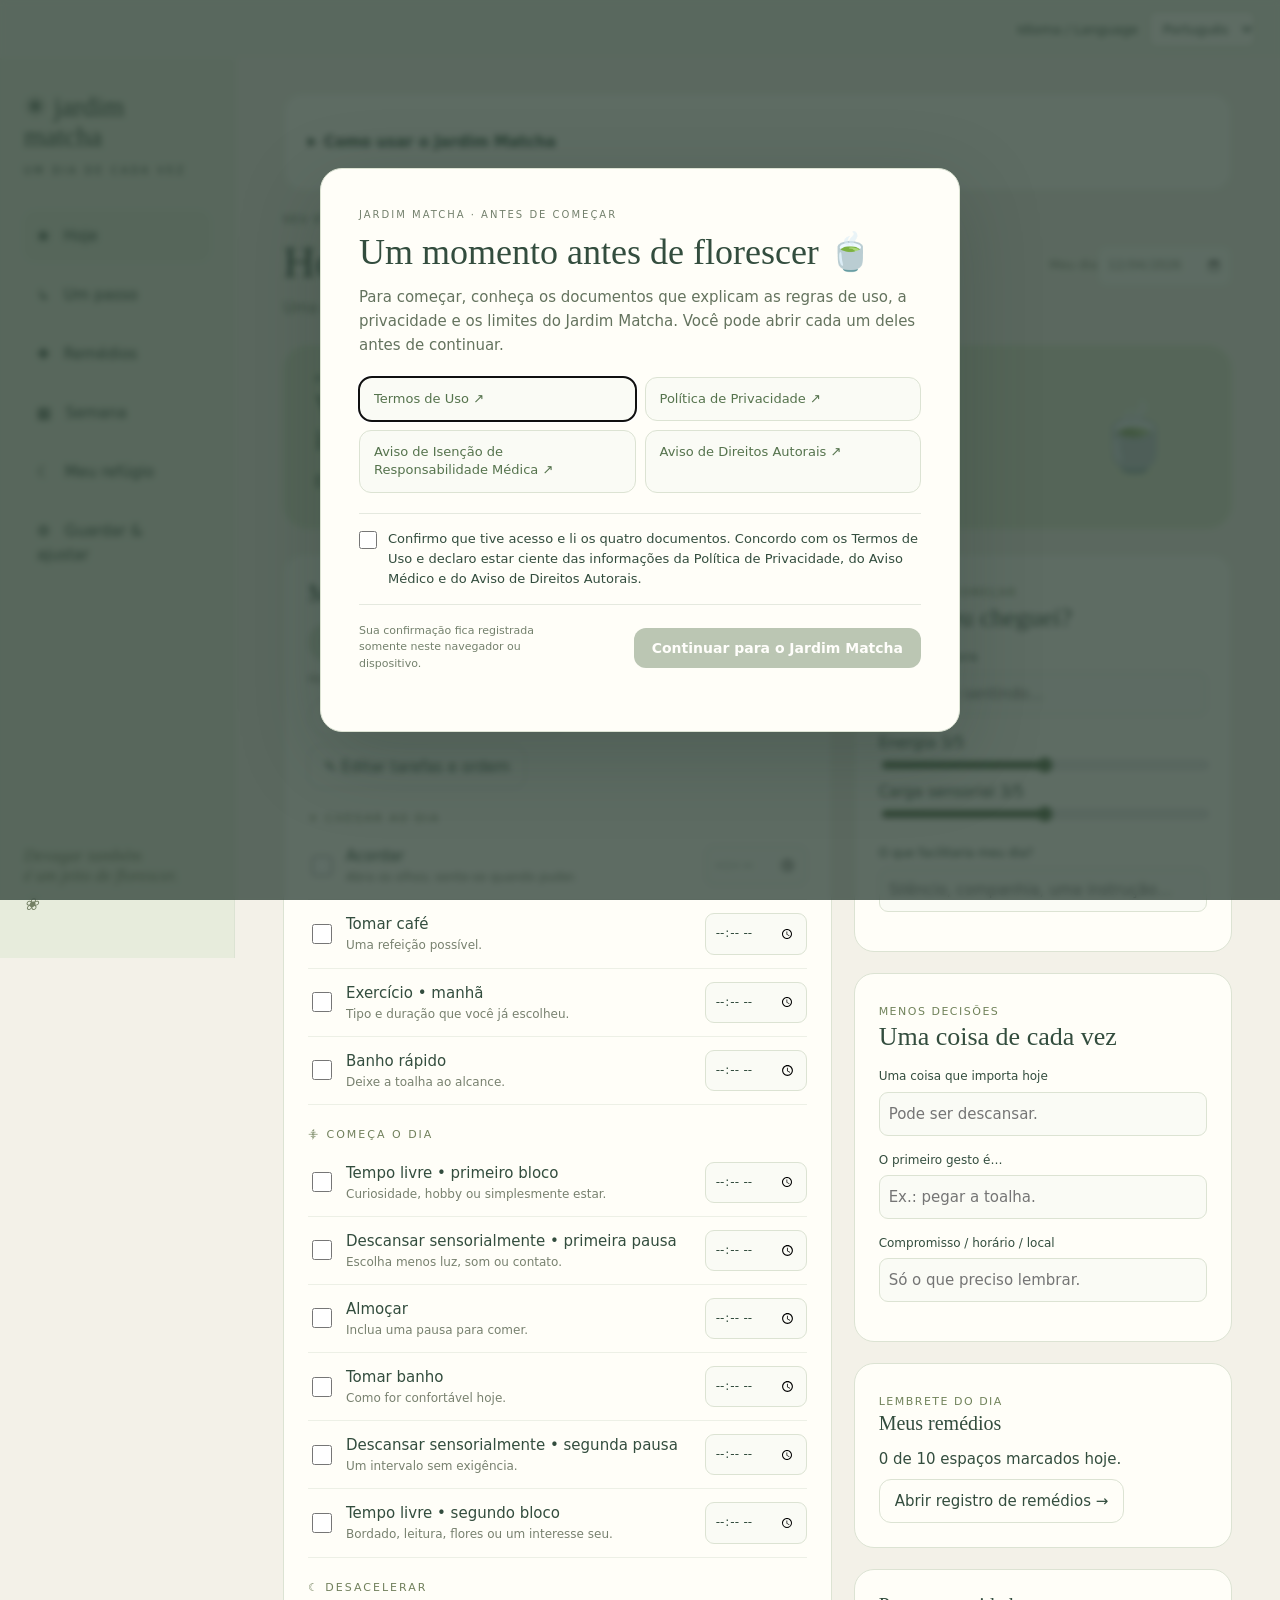
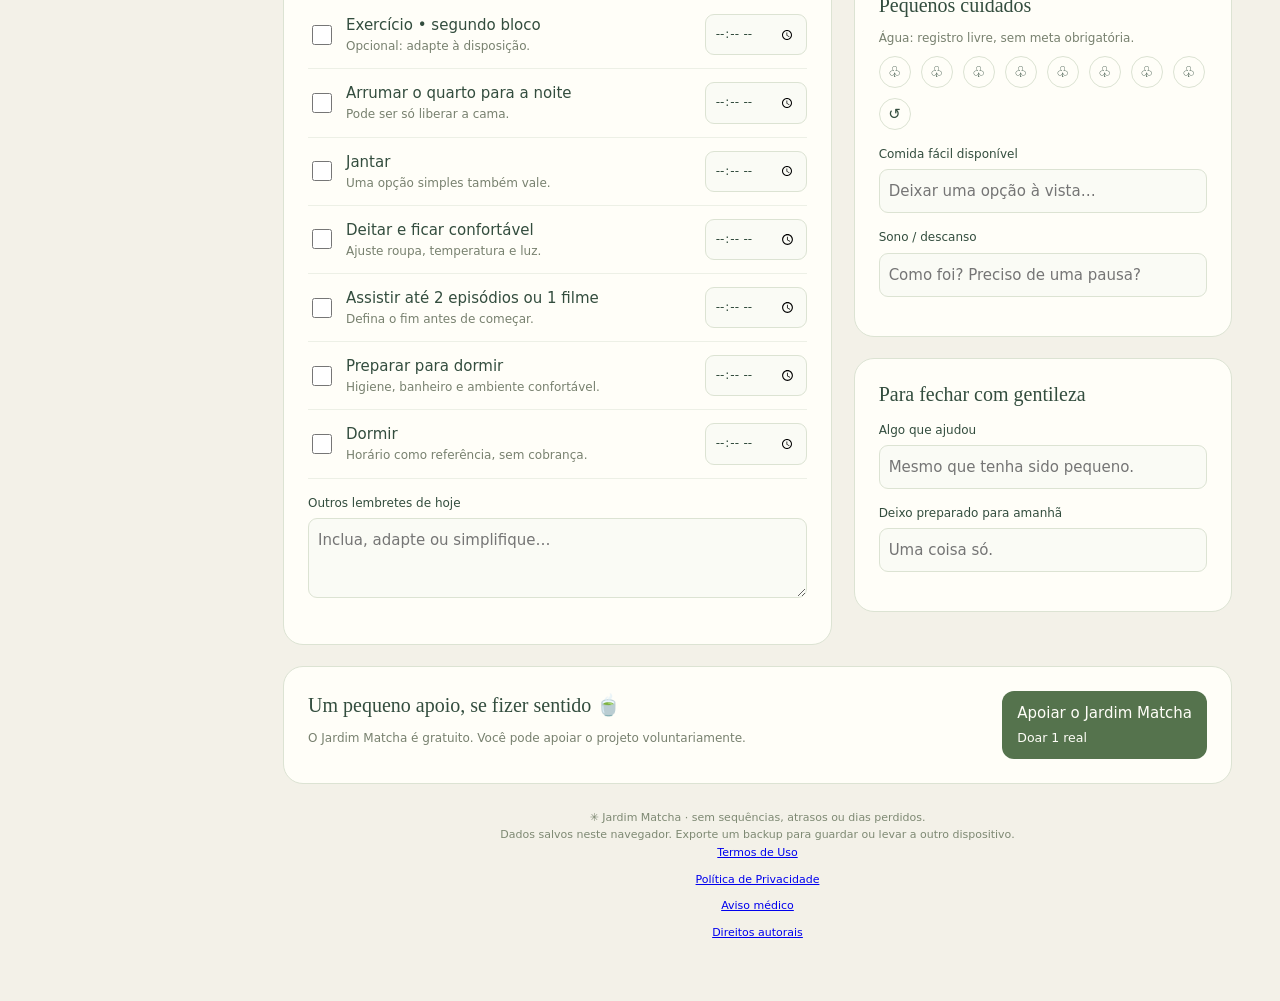
<file: planner.html>
<!DOCTYPE html><html lang="pt-BR"><meta charset="utf-8"><meta name="robots" content="noindex"><meta name="viewport" content="width=device-width,initial-scale=1"><meta name="theme-color" content="#e7ecdc"><meta name="mobile-web-app-capable" content="yes"><link rel="icon" href="[data-uri]"><title>Jardim Matcha · meu ritmo</title><style>
:root{--ink:#334d3e;--green:#55734d;--line:#dce3d3;--paper:#fffef8;--pale:#edf1e5}*{box-sizing:border-box}body{margin:0;background:#f3f1e8;color:var(--ink);font:15px/1.6 system-ui,sans-serif}button,input,textarea,select{font:inherit;color:inherit}button{cursor:pointer;border:1px solid var(--line);background:var(--paper);border-radius:12px;padding:9px 15px}button:hover,button.active{background:#dfe8d5}button:focus-visible,input:focus-visible,textarea:focus-visible,select:focus-visible{outline:3px solid #a4b583;outline-offset:2px}aside{position:fixed;width:235px;height:100vh;background:#e7ecdc;padding:35px 24px;display:flex;flex-direction:column;border-right:1px solid var(--line)}.brand{font:27px Georgia;line-height:1.1;margin-bottom:35px}.brand small{display:block;font:10px system-ui;letter-spacing:3px;margin-top:13px}nav{display:grid;gap:9px}nav button{text-align:left;background:transparent;border:0;padding:13px}aside footer{margin-top:auto;font:italic 17px Georgia;color:#748064}main{max-width:1230px;margin-left:235px;padding:35px 48px}header{display:flex;justify-content:space-between;align-items:center;gap:18px}.eyebrow{text-transform:uppercase;letter-spacing:2px;font-size:10px}h1{font:45px Georgia;margin:8px 0}h2{font:26px Georgia;margin:0 0 14px}h3{font:20px Georgia;margin:0 0 12px}p{margin:8px 0}.sub{color:#74816d}.hero{margin:25px 0;background:#dde6cd;border-radius:25px;padding:27px 32px;display:flex;justify-content:space-between;align-items:center;overflow:hidden}.hero h2{font:30px Georgia}.tea{font-size:65px;filter:saturate(.55);padding:0 25px}.grid{display:grid;grid-template-columns:1.45fr 1fr;gap:22px;align-items:start}.card{background:var(--paper);border:1px solid var(--line);border-radius:20px;padding:24px;margin-bottom:21px}.tag{font-size:11px;letter-spacing:1.5px;text-transform:uppercase;color:#71835b}.row{display:flex;gap:10px;align-items:center;flex-wrap:wrap}.between{justify-content:space-between}label{display:block}input:not([type=checkbox]):not([type=range]),textarea,select{border:1px solid var(--line);border-radius:9px;background:#fafbf5;padding:9px;max-width:100%}textarea{width:100%;resize:vertical;min-height:80px}input[type=checkbox]{accent-color:var(--green);width:20px;height:20px;flex-shrink:0}input[type=range]{accent-color:var(--green);width:100%}.task{display:flex;align-items:center;gap:11px;padding:12px 0;border-bottom:1px solid #edf0e6}.task label{flex:1}.task:has(input:checked) label{text-decoration:line-through;color:#85917d}.task input[type=time]{width:102px;font-size:12px}.divider{margin:21px 0 5px;color:#71805c;font-size:11px;letter-spacing:2px}.muted{font-size:12px;color:#78816f}.pill{border-radius:30px;font-size:12px}.stat{padding:12px 16px;border-radius:13px;background:var(--pale);flex:1}.stat strong{font:24px Georgia;display:block}.hidden{display:none!important}.field{margin:15px 0}.field>span{display:block;font-size:12px;margin-bottom:5px}.field input{width:100%}.med{display:grid;grid-template-columns:30px 1fr 1fr 110px 85px;gap:8px;align-items:center;padding:12px 0;border-bottom:1px solid var(--line)}.med input{width:100%;min-width:0}.med label{font-size:11px}.med label input{display:block}.note{background:#f1eddf;border-radius:12px;padding:13px;font-size:12px}.largebtn{background:var(--green);color:white;border:0}.focus{max-width:650px;margin:35px auto;text-align:center}.focus h2{font-size:38px}.timer{font:64px Georgia;margin:25px}.water button{border-radius:50%;width:32px;height:32px;padding:0}.water .filled{background:#aabf93}.week{display:grid;grid-template-columns:repeat(7,1fr);gap:8px}.day{background:#f1f4ea;border-radius:12px;padding:12px}.day textarea{min-height:150px;font-size:12px}.bottom{font-size:11px;text-align:center;color:#7e8973;margin:25px}progress{width:100%;height:8px;accent-color:var(--green)}@media(max-width:900px){aside{position:static;width:100%;height:auto;padding:18px}.brand{margin:0;font-size:23px}.brand small,aside footer{display:none}nav{display:flex;overflow:auto;margin-top:15px}nav button{white-space:nowrap;padding:8px}main{margin:0;padding:24px}.grid{grid-template-columns:1fr}.week{grid-template-columns:1fr 1fr}header{flex-wrap:wrap}h1{font-size:36px}.med{grid-template-columns:24px 1fr 1fr}.tea{display:none}}@media print{aside,.noprint,.hero,.bottom{display:none!important}main{margin:0;padding:0;max-width:none}.card{break-inside:avoid}.grid{display:block}body{background:white}.hidden{display:none!important}input,textarea{border-color:#aaa!important}button{display:none}}
@media(max-width:600px){main{padding:18px 14px}h1{font-size:32px}.hero{padding:22px}.card{padding:18px}nav button{min-height:44px}button{min-height:44px}.task{flex-wrap:wrap}.task label{min-width:160px}.task input[type=time]{margin-left:31px}.med{grid-template-columns:26px 1fr;gap:10px}.med label{grid-column:2}.med>input{grid-column:1;grid-row:1 / span 4}.week{grid-template-columns:1fr}.hero h2{font-size:26px}input,textarea{font-size:16px!important}header input{min-height:44px}aside{padding:18px 14px}.brand br{display:none}.brand{font-size:24px}.water button{width:36px;min-height:36px}}@media(display-mode:standalone){#installCard{margin-top:10px}body{padding-top:env(safe-area-inset-top);padding-bottom:env(safe-area-inset-bottom)}} .routine-edit{border:1px solid var(--line);border-radius:14px;padding:18px;margin:18px 0;background:#fafbf5}.routine-edit .field{margin:10px 0}.routine-edit input:not([type=checkbox]){width:100%}.routine-edit .row{margin-top:12px}.archive-row{padding:12px 0;border-bottom:1px solid var(--line)}.archive-row span{flex:1;overflow-wrap:anywhere}.remove-med{grid-column:2 / -1;justify-self:end;font-size:12px}button:disabled{opacity:.4;cursor:default}summary{cursor:pointer;padding:12px 0} .consult-card{border-top:1px solid var(--line);padding-top:20px;margin-top:20px}.consult-card select{width:100%}.consult-highlight{background:#edf1e5}.consult-day{margin:22px 0;padding:18px;border:1px solid var(--line);border-radius:14px}.consult-note{margin:15px 0;overflow-wrap:anywhere}.note-text{white-space:pre-wrap;overflow-wrap:anywhere}.consult-note strong{font-size:12px}.consult-highlight details{max-height:420px;overflow:auto;margin-top:12px}@media print{.consult-card,.consult-highlight button{display:none}.consult-highlight details{max-height:none;overflow:visible}.consult-day{break-inside:auto}} .support-back{position:sticky;top:8px;z-index:2;background:var(--paper);box-shadow:0 3px 12px #334d3e18;margin-bottom:12px}#supportNetwork{scroll-margin-top:16px}@media print{.support-back{display:none}} .matcha-support{display:inline-block;padding:10px 15px;background:#55734d;color:#fffef8;border-radius:12px;text-decoration:none}.matcha-support:hover{background:#334d3e}.matcha-support:focus-visible{outline:3px solid #8a5736;outline-offset:4px} 
/* Confirmação de leitura dos documentos legais */
#jm-legal-consent{width:min(640px,calc(100% - 28px));max-width:640px;max-height:min(88vh,850px);padding:0;border:1px solid #dce3d3;border-radius:22px;background:#fffef8;color:#334d3e;box-shadow:0 24px 80px #1f332b40}
#jm-legal-consent::backdrop{background:#24372dbb;backdrop-filter:blur(3px)}
.jm-consent-inner{padding:clamp(22px,5vw,38px);overflow:auto;max-height:88vh}
.jm-consent-kicker{font:10px/1.5 system-ui,sans-serif;letter-spacing:2px;text-transform:uppercase;color:#74816d;margin:0 0 10px}
.jm-consent-title{font:clamp(28px,5vw,36px)/1.15 Georgia,serif;margin:0 0 12px;color:#334d3e}
.jm-consent-intro{margin:0 0 20px;color:#64735e;line-height:1.6}
.jm-consent-links{display:grid;grid-template-columns:repeat(2,minmax(0,1fr));gap:9px;margin:18px 0 20px}
.jm-consent-links a{display:block;padding:12px 14px;border:1px solid #dce3d3;border-radius:12px;background:#fafbf5;color:#55734d;text-decoration:none;font-size:13px;line-height:1.4}
.jm-consent-links a:hover{background:#edf1e5;text-decoration:underline;text-underline-offset:3px}
.jm-consent-check{display:flex;align-items:flex-start;gap:11px;padding:15px 0;border-top:1px solid #e5e9df;border-bottom:1px solid #e5e9df;font-size:13px;line-height:1.55;cursor:pointer}
.jm-consent-check input{flex:0 0 auto;width:18px;height:18px;margin:2px 0 0;accent-color:#55734d}
.jm-consent-actions{display:flex;flex-wrap:wrap;align-items:center;justify-content:space-between;gap:12px;margin-top:18px}
.jm-consent-continue{border:0;border-radius:12px;padding:12px 18px;background:#55734d;color:white;font:600 14px system-ui,sans-serif;cursor:pointer}
.jm-consent-continue:disabled{opacity:.4;cursor:not-allowed}
.jm-consent-footnote{font-size:11px;line-height:1.5;color:#74816d;margin:0;max-width:32ch}
.jm-consent-storage{font-size:11px;color:#74816d;margin:10px 0 0;min-height:1em}
@media(max-width:520px){.jm-consent-links{grid-template-columns:1fr}.jm-consent-actions{align-items:stretch;flex-direction:column}.jm-consent-continue{width:100%}.jm-consent-footnote{max-width:none}}
</style><aside><div class="brand">✳ jardim<br>matcha<small>UM DIA DE CADA VEZ</small></div><nav id="nav"></nav><footer>Devagar também<br>é um jeito de florescer.<p>❀</p></footer></aside><main>
<details class="card noprint" id="quickGuide">
  <summary><strong>Como usar o Jardim Matcha</strong></summary>
  <p>Baixe este arquivo HTML e abra a cópia salva no Chrome ou Edge do computador. O planner abre sem internet e sem conta.</p>
  <p>Em <strong>Hoje</strong>, organize sua rotina. Use <strong>Meu refúgio</strong> para anotar o que quer levar às consultas e <strong>Remédios</strong> para consultar seu registro.</p>
  <p>Use sempre o mesmo arquivo, na mesma pasta e no mesmo navegador. Para trocar de aparelho ou de pasta, primeiro vá em <strong>Guardar &amp; ajustar → Exportar backup</strong>. Depois, use <strong>Restaurar backup</strong> no novo local. A restauração substitui o conteúdo atual.</p>
  <p>Guarde o backup com cuidado, pois ele pode conter suas anotações e informações pessoais.</p>
</details>
<p class="note noprint" id="storageNotice" role="status" hidden>O navegador não conseguiu salvar seus dados. Exporte um backup antes de fechar.</p>
<header><div><div class="eyebrow">Seu espaço para pousar</div><h1>Hoje, no meu ritmo.</h1><div class="sub">Uma estrutura gentil para dias que mudam.</div></div><label class="muted">Meu dia<input type="date" id="date" aria-label="Data do planner"></label></header><div class="hero"><div><div class="eyebrow">PEQUENOS PASSOS, RAÍZES FORTES</div><h2>Você não precisa caber<br>inteira em uma lista.</h2><p>Escolha o que ajuda hoje. O restante pode esperar.</p></div><div class="tea" aria-hidden="true">🍵</div></div><div id="content"></div><section class="card noprint" aria-label="Apoio ao Jardim Matcha"><div class="row between"><div><h3>Um pequeno apoio, se fizer sentido 🍵</h3><p class="muted">O Jardim Matcha é gratuito. Você pode apoiar o projeto voluntariamente.</p></div><a class="matcha-support" href="https://mso-design.github.io/jardim-matcha/#apoio" target="_blank" rel="noopener noreferrer"><span>Apoiar o Jardim Matcha</span><br><small>Doar 1 real</small></a></div></section><div class="bottom">✳ Jardim Matcha · sem sequências, atrasos ou dias perdidos.<br>Dados salvos neste navegador. Exporte um backup para guardar ou levar a outro dispositivo.<nav class="jm-legal-links" aria-label="Informações legais"><a href="./legal/termos-de-uso.html">Termos de Uso</a><a href="./legal/privacidade.html">Política de Privacidade</a><a href="./legal/aviso-medico.html">Aviso médico</a><a href="./legal/direitos-autorais.html">Direitos autorais</a></nav></div></main><dialog id="jm-legal-consent" aria-labelledby="jm-consent-title" aria-describedby="jm-consent-intro">
  <div class="jm-consent-inner">
    <p class="jm-consent-kicker" data-jm-copy="kicker">JARDIM MATCHA · ANTES DE COMEÇAR</p>
    <h2 class="jm-consent-title" id="jm-consent-title" data-jm-copy="title">Um momento antes de florescer 🍵</h2>
    <p class="jm-consent-intro" id="jm-consent-intro" data-jm-copy="intro">Para começar, conheça os documentos que explicam as regras de uso, a privacidade e os limites do Jardim Matcha. Você pode abrir cada um deles antes de continuar.</p>
    <nav class="jm-consent-links" aria-label="Documentos legais">
      <a href="https://mso-design.github.io/jardim-matcha/legal/termos-de-uso.html" target="_blank" rel="noopener noreferrer" data-jm-copy="terms">Termos de Uso ↗</a>
      <a href="https://mso-design.github.io/jardim-matcha/legal/privacidade.html" target="_blank" rel="noopener noreferrer" data-jm-copy="privacy">Política de Privacidade ↗</a>
      <a href="https://mso-design.github.io/jardim-matcha/legal/aviso-medico.html" target="_blank" rel="noopener noreferrer" data-jm-copy="medical">Aviso de Isenção de Responsabilidade Médica ↗</a>
      <a href="https://mso-design.github.io/jardim-matcha/legal/direitos-autorais.html" target="_blank" rel="noopener noreferrer" data-jm-copy="copyright">Aviso de Direitos Autorais ↗</a>
    </nav>
    <form id="jm-consent-form">
      <label class="jm-consent-check"><input id="jm-consent-checkbox" type="checkbox" required><span data-jm-copy="check">Confirmo que tive acesso e li os quatro documentos. Concordo com os Termos de Uso e declaro estar ciente das informações da Política de Privacidade, do Aviso Médico e do Aviso de Direitos Autorais.</span></label>
      <div class="jm-consent-actions">
        <p class="jm-consent-footnote" data-jm-copy="footnote">Sua confirmação fica registrada somente neste navegador ou dispositivo.</p>
        <button class="jm-consent-continue" id="jm-consent-continue" type="submit" disabled data-jm-copy="continue">Continuar para o Jardim Matcha</button>
      </div>
      <p class="jm-consent-storage" id="jm-consent-storage" role="status" aria-live="polite"></p>
    </form>
  </div>
</dialog>
<script>
const $=s=>document.querySelector(s), key='jardim-matcha-edicao-navegador-v1';let db;try{db=JSON.parse(localStorage.getItem(key))||{days:{},meds:Array.from({length:10},()=>({})),settings:{}}}catch{db={days:{},meds:Array.from({length:10},()=>({})),settings:{}}}let view='Hoje',timer=null,left=300,running=false;const localDate=()=>new Date(Date.now()-new Date().getTimezoneOffset()*60000).toISOString().slice(0,10);$('#date').value=localDate();const day=()=>db.days[$('#date').value]??=( {checks:{},times:{...(db.settings.routineTimes||{})},fields:{},medchecks:{},mode:'flexivel',water:0});const esc=v=>String(v??'').replace(/[&<>"']/g,c=>({'&':'&amp;','<':'&lt;','>':'&gt;','"':'&quot;',"'":'&#39;'}[c]));function save(){try{localStorage.setItem(key,JSON.stringify(db));$('#storageNotice').hidden=true;$('#saved')&&($('#saved').textContent='Salvo neste navegador ✓')}catch{$('#storageNotice').hidden=false;$('#saved')&&($('#saved').textContent='Não foi possível salvar. Exporte um backup.')}}
const defaultRoutine=[['manhã','Acordar','Abra os olhos; sente-se quando puder.'],['manhã','Tomar café','Uma refeição possível.'],['manhã','Exercício • manhã','Tipo e duração que você já escolheu.'],['manhã','Banho rápido','Deixe a toalha ao alcance.'],['dia','Tempo livre • primeiro bloco','Curiosidade, hobby ou simplesmente estar.'],['dia','Descansar sensorialmente • primeira pausa','Escolha menos luz, som ou contato.'],['dia','Almoçar','Inclua uma pausa para comer.'],['dia','Tomar banho','Como for confortável hoje.'],['dia','Descansar sensorialmente • segunda pausa','Um intervalo sem exigência.'],['dia','Tempo livre • segundo bloco','Bordado, leitura, flores ou um interesse seu.'],['noite','Exercício • segundo bloco','Opcional: adapte à disposição.'],['noite','Arrumar o quarto para a noite','Pode ser só liberar a cama.'],['noite','Jantar','Uma opção simples também vale.'],['noite','Deitar e ficar confortável','Ajuste roupa, temperatura e luz.'],['noite','Assistir até 2 episódios ou 1 filme','Defina o fim antes de começar.'],['noite','Preparar para dormir','Higiene, banheiro e ambiente confortável.'],['noite','Dormir','Horário como referência, sem cobrança.']];const minimum=[0,1,5,6,12,15,16];
const newId=prefix=>prefix+'_'+Date.now().toString(36)+'_'+Math.random().toString(36).slice(2,10);
function migrate(){db.settings??={};db.settings.routine??=defaultRoutine.map((r,i)=>[...r,String(i),minimum.includes(i)]);db.settings.consultations??={};db.settings.removedTasks??=[];db.settings.removedMeds??=[];db.meds.forEach((m,i)=>m.id??=String(i));}
migrate();
const getRoutine=()=>db.settings.routine;
const getMed=id=>db.meds.find(m=>m.id===id);
function moveTask(id,delta){const a=getRoutine(),i=a.findIndex(r=>r[3]===id),j=i+delta;if(i<0||j<0||j>=a.length)return;[a[i],a[j]]=[a[j],a[i]];save();render()}
function removeTask(id){const a=getRoutine(),i=a.findIndex(r=>r[3]===id);if(i<0)return;db.settings.removedTasks.push({task:a.splice(i,1)[0],position:i});save();render()}
function removeMed(id){const i=db.meds.findIndex(m=>m.id===id);if(i<0)return;db.settings.removedMeds.push({med:db.meds.splice(i,1)[0],position:i});save();render()}
function field(id,title,placeholder='',type='text'){const val=esc(day().fields[id]);return `<label class="field"><span>${title}</span>${type==='area'?`<textarea data-field="${id}" placeholder="${placeholder}">${val}</textarea>`:`<input data-field="${id}" value="${val}" placeholder="${placeholder}">`}</label>`}function tasks(){let last='';return getRoutine().map((r)=>{const i=r[3];if(day().mode==='essencial'&&!r[4])return '';let head='';if(r[0]!==last){last=r[0];head=`<div class="divider">${r[0]==='manhã'?'☀ CHEGAR AO DIA':r[0]==='dia'?'⸎ COMEÇA O DIA':'☾ DESACELERAR'}</div>`}return head+`<div class="task"><input type="checkbox" data-task="${i}" aria-label="Concluir ${esc(r[1])}" ${day().checks[i]?'checked':''}><label>${esc(r[1])}<div class="muted">${esc(r[2])}</div></label><input type="time" aria-label="Horário de ${esc(r[1])}" data-time="${i}" value="${esc(day().times[i])}"></div>`}).join('')}
function render(){const d=day();$('#nav').innerHTML=['Hoje','Um passo','Remédios','Semana','Meu refúgio','Guardar & ajustar'].map((n,i)=>`<button data-view="${n}" class="${view===n?'active':''}">${['❀','↳','✚','▦','☾','⚙'][i]} &nbsp; ${n}</button>`).join('');let html='';if(view==='Hoje')html=`${consultAlerts()}<div class="grid"><div><div class="card"><div class="row between"><h2>Meu roteiro do dia</h2><span class="tag">SEM PRESSA</span></div><div class="row noprint"><button data-mode="flexivel" class="pill ${d.mode==='flexivel'?'active':''}">Rotina completa</button><button data-mode="essencial" class="pill ${d.mode==='essencial'?'active':''}">Só o essencial</button><button data-view="Um passo" class="pill">Ver um passo</button></div><p class="muted">Horários em branco são intencionais: preencha os que fizerem sentido.</p><button id="repeatTimes" class="pill noprint">Usar estes horários nos próximos dias</button><span id="timeStatus" class="muted" role="status"></span><p class="noprint"><button data-view="Editar rotina">✎ Editar tarefas e ordem</button></p><div id="tasks">${tasks()||'<p class="muted">Nenhuma tarefa neste modo. Você pode adicionar tarefas ou marcar quais são essenciais em “Editar tarefas e ordem”.</p>'}</div>${field('custom','Outros lembretes de hoje','Inclua, adapte ou simplifique…','area')}</div></div><div><div class="card"><span class="tag">ANTES DE COMEÇAR</span><h2>Como eu cheguei?</h2>${field('feeling','Em uma palavra','Estou me sentindo…')}<label>Energia <output id="energyOut">${d.fields.energy??3}</output>/5<input type="range" min="1" max="5" data-field="energy" value="${d.fields.energy??3}"></label><label>Carga sensorial <output id="sensoryOut">${d.fields.sensory??3}</output>/5<input type="range" min="1" max="5" data-field="sensory" value="${d.fields.sensory??3}"></label>${field('need','O que facilitaria meu dia?','Silêncio, companhia, uma instrução…')}</div><div class="card"><span class="tag">MENOS DECISÕES</span><h2>Uma coisa de cada vez</h2>${field('priority','Uma coisa que importa hoje','Pode ser descansar.')}${field('first','O primeiro gesto é…','Ex.: pegar a toalha.')}${field('appointment','Compromisso / horário / local','Só o que preciso lembrar.')}</div><div class="card"><span class="tag">LEMBRETE DO DIA</span><h3>Meus remédios</h3><p>${db.meds.filter(m=>d.medchecks[m.id]).length} de ${db.meds.length} espaços marcados hoje.</p><button data-view="Remédios">Abrir registro de remédios →</button></div><div class="card"><h3>Pequenos cuidados</h3><p class="muted">Água: registro livre, sem meta obrigatória.</p><div class="row water">${Array.from({length:8},(_,i)=>`<button data-water="${i+1}" class="${d.water>i?'filled':''}" aria-label="Registrar ${i+1} copos">♧</button>`).join('')}<button data-water="0" aria-label="Zerar água">↺</button></div>${field('food','Comida fácil disponível','Deixar uma opção à vista…')}${field('sleep','Sono / descanso','Como foi? Preciso de uma pausa?')}</div><div class="card"><h3>Para fechar com gentileza</h3>${field('worked','Algo que ajudou','Mesmo que tenha sido pequeno.')}${field('tomorrow','Deixo preparado para amanhã','Uma coisa só.')}</div></div></div>`;
if(view==='Remédios')html=`<div class="card"><span class="tag">MEU REGISTRO DE CUIDADO</span><h2>Remédios do dia</h2><p>Preencha conforme sua prescrição. Nomes e orientações ficam disponíveis nos próximos dias; as marcações são diárias.</p><p class="note">Este registro não define doses ou condutas. Se não souber se tomou, confira seu registro e a orientação do profissional antes de repetir. Não há alarmes automáticos.</p><div id="meds">${db.meds.map((m,index)=>{const i=m.id;return `<div class="med"><input type="checkbox" data-medcheck="${i}" aria-label="Remédio ${index+1} tomado" ${d.medchecks[i]?'checked':''}><label>${index+1}. Nome<input data-med="${i}" data-prop="name" value="${esc(m.name)}" placeholder="Nome do remédio"></label><label>Dose / orientação prescrita<input data-med="${i}" data-prop="dose" value="${esc(m.dose)}" placeholder="Como foi prescrito"></label><label>Horário previsto<input type="time" data-med="${i}" data-prop="time" value="${esc(m.time)}"></label><label>Tomado às<input type="time" data-taken="${i}" value="${esc(d.fields['taken'+i])}"></label><button class="remove-med noprint" data-remove-med="${i}" aria-label="Retirar espaço ${index+1}">Retirar espaço</button></div>`}).join('')||'<p>Nenhum espaço cadastrado. Adicione quantos precisar.</p>'}</div><p><button id="addmed">+ Adicionar espaço de remédio</button></p><p class="muted">Retirar um espaço apenas o guarda em “Espaços retirados”, abaixo. As marcações dos outros espaços continuam ligadas ao remédio certo.</p>${medArchive()}${field('mednotes','Observações do dia para conversar na consulta','O que quero registrar…','area')}</div>`;
if(view==='Um passo'){const r=getRoutine().find(r=>!d.checks[r[3]]&&(d.mode!=='essencial'||r[4]));const i=r?.[3];html=`<div class="card focus"><span class="tag">O RESTO PODE ESPERAR</span><h2>${r?esc(r[1]):'Seu roteiro chegou ao fim.'}</h2><p>${r?esc(r[2]):'Você pode descansar ou ajustar o plano.'}</p>${r?`<p><button class="largebtn" data-complete="${i}">✓ Fiz este passo</button> <button data-skip="${i}">Escolher outro passo</button></p>`:''}<div class="timer" id="clock">${clock()}</div><div class="row" style="justify-content:center"><button data-min="2">2 min</button><button data-min="5">5 min</button><button data-min="10">10 min</button><button id="toggle">${running?'Pausar':'Começar'}</button><button id="resetTimer">Reiniciar</button></div><p class="muted">Temporizador opcional. Funciona enquanto esta página estiver aberta.</p>${field('tiny','Se ainda estiver grande, o menor gesto é…','Só encostar os pés no chão, por exemplo.')}<button data-view="Meu refúgio">Preciso de uma pausa</button></div>`}
if(view==='Editar rotina')html=routineEditor();
if(view==='Psicóloga')html=consultPage('psicologa');
if(view==='Psiquiatra')html=consultPage('psiquiatra');
if(view==='Semana'){const date=new Date($('#date').value+'T12:00:00');date.setDate(date.getDate()-((date.getDay()+6)%7));let start=localDate();const w=[];for(let i=0;i<7;i++){let dt=new Date(date);dt.setDate(date.getDate()+i);let k=dt.toISOString().slice(0,10);w.push(`<div class="day"><strong>${['Seg','Ter','Qua','Qui','Sex','Sáb','Dom'][i]}</strong><div class="muted">${dt.toLocaleDateString(window.matchaLanguage==='en'?'en-GB':'pt-BR',{day:'2-digit',month:'2-digit'})}</div><textarea data-week="${k}" aria-label="Plano de ${k}" placeholder="Uma âncora, um compromisso, uma pausa…">${esc(db.settings['week'+k])}</textarea></div>`)}html=`<div class="card"><span class="tag">UM POUCO DE PREVISIBILIDADE</span><h2>Minha semana possível</h2><p class="sub">A semana acompanha a data selecionada. Deixe espaços em branco.</p><div class="week">${w.join('')}</div></div><div class="grid"><div class="card">${field('parking','Estacionamento de ideias','Curiosidades e projetos podem esperar aqui.','area')}</div><div class="card">${field('weekly','O que pode ficar mais fácil?','Uma adaptação para experimentar.','area')}</div></div>`}
if(view==='Meu refúgio')html=`<div class="grid"><div class="card"><span class="tag">UMA PAUSA SEM DESEMPENHO</span><h2>Meu lugar de pouso</h2><p>Você pode reduzir as demandas deste momento. Escolha apenas algo que costuma ser confortável para você.</p><div class="note">Uma possibilidade: apoiar o corpo e diminuir um estímulo, se isso ajudar. Não precisa fazer um exercício ou terminar nada aqui.</div>${setting('sensoryKit','Meu conforto sensorial','Luz suave, fones, tecido macio…')}${setting('helps','Coisas que costumam me ajudar','O que me dá uma sensação de segurança?')}${setting('avoid','O que prefiro evitar quando sobrecarregada','Barulhos, perguntas, toque…')}${setting('phrase','Minha frase para pedir espaço','Preciso de uma pausa e de menos estímulos agora.')}</div><div><div class="card" id="supportNetwork"><h3 id="supportHeading" tabindex="-1">Minha rede de apoio</h3>${setting('support','Pessoa / contato / como pedir ajuda','Quem posso procurar?')}${setting('care','Anotações gerais para consultas','Suas anotações anteriores continuam aqui.')}${consultCard('psicologa')}${consultCard('psiquiatra')}</div><div class="card"><h3>Um interesse, sem obrigação</h3>${setting('joy','Meu pequeno jardim de curiosidades','Bordar uma flor, observar cores, ler uma página…')}<button data-view="Hoje" data-essential="1">Voltar com só o essencial</button></div></div></div>`;
if(view==='Guardar & ajustar')html=`<div class="card"><span class="tag">O PLANNER SE ADAPTA A VOCÊ</span><h2>Seu jeito de usar</h2><p>Comece escolhendo a data. Use a rotina completa ou “só o essencial”, e abra “um passo” para diminuir a informação na tela.</p><p>Os horários são editáveis e não geram notificações. Nada é levado como dívida para o dia seguinte.</p>${setting('anchors','Minhas âncoras de rotina','Ex.: depois do café, conferir os remédios prescritos.')}${setting('adapt','Adaptações que quero lembrar','Banho mais curto, ajuda para começar, pausa antes de trocar de tarefa…')}<h3>Guardar uma cópia</h3><p class="muted">Este planner salva neste navegador, sem sincronizar entre dispositivos. O backup contém tudo o que você preencheu, inclusive os remédios.</p><div class="row"><button id="export">↓ Exportar backup</button><label><span class="muted">Restaurar backup</span><input type="file" id="import" accept="application/json"></label><button id="print">Imprimir / salvar PDF</button></div><p role="status" id="backupStatus"></p><p id="saved" class="muted">Salvo neste navegador ✓</p></div>`;$('#content').innerHTML=html;}

const consultNames={psicologa:'Psicóloga',psiquiatra:'Psiquiatra'};
const weekdays=['Domingo','Segunda-feira','Terça-feira','Quarta-feira','Quinta-feira','Sexta-feira','Sábado'];
function consultConfig(kind){return db.settings.consultations[kind]??={weekday:'',date:'',time:''}}
function dateLabel(date){return new Date(date+'T12:00:00').toLocaleDateString(window.matchaLanguage==='en'?'en-GB':'pt-BR',{weekday:'long',day:'2-digit',month:'2-digit'})}
function calendarDay(date){const [y,m,d]=date.split('-').map(Number);return Date.UTC(y,m-1,d)/86400000}
function consultDue(kind){const c=consultConfig(kind),date=$('#date').value;if(kind==='psiquiatra')return !!c.date&&c.date===date;if(c.weekday==='')return false;const exact15=c.intervalWeeks==='15dias';if(!exact15&&Number(c.weekday)!==new Date(date+'T12:00:00').getDay())return false;const weeks=Number(c.intervalWeeks)||1,period=exact15?15:weeks*7;if(!c.referenceDate)return period===7;const delta=calendarDay(date)-calendarDay(c.referenceDate);return delta>=0&&delta%period===0}
function psychFrequency(c){return `<label class="field"><span>Frequência • Psicóloga</span><select data-consult-kind="psicologa" data-consult-prop="intervalWeeks">${[1,2,3,4].map(n=>`<option value="${n}" ${(c.intervalWeeks==='15dias'?0:(Number(c.intervalWeeks)||1))===n?'selected':''}>${n===1?'Semanal • a cada semana':n===2?'Quinzenal • a cada 2 semanas (14 dias)':'A cada '+n+' semanas ('+(n*7)+' dias)'}</option>`).join('')}<option value="15dias" ${c.intervalWeeks==='15dias'?'selected':''}>A cada 15 dias exatos</option></select></label><label class="field"><span>Data de referência • Psicóloga${(c.intervalWeeks==='15dias'||Number(c.intervalWeeks)>1)?' (necessária)':' (opcional)'}</span><input type="date" data-consult-kind="psicologa" data-consult-prop="referenceDate" value="${esc(c.referenceDate)}"></label><p class="muted">Escolha a data de uma consulta confirmada. O dia da semana será ajustado à data e a repetição começa nela. Em “15 dias exatos”, as próximas consultas podem cair em outro dia da semana.</p>${(c.intervalWeeks==='15dias'||Number(c.intervalWeeks)>1)&&!c.referenceDate?'<p class="note" role="status">Falta a data de referência para calcular quais semanas têm consulta.</p>':''}`}
function returnSupport(extra=''){return `<button type="button" class="noprint ${extra}" data-return-support="1">← Voltar à minha rede de apoio</button>`}
function consultCard(kind){const c=consultConfig(kind);return `<section class="consult-card"><h3>${consultNames[kind]}</h3>${kind==='psiquiatra'?`<label class="field"><span>Data da consulta • Psiquiatra</span><input type="date" data-consult-kind="psiquiatra" data-consult-prop="date" value="${esc(c.date)}"></label>`:`<label class="field"><span>Dia da semana • ${consultNames[kind]}</span><select data-consult-kind="${kind}" data-consult-prop="weekday"><option value="">Sem dia definido</option>${weekdays.map((w,i)=>`<option value="${i}" ${String(c.weekday)===String(i)?'selected':''}>${w}</option>`).join('')}</select></label>${psychFrequency(c)}`}<label class="field"><span>Horário • ${consultNames[kind]} (opcional)</span><input type="time" data-consult-kind="${kind}" data-consult-prop="time" value="${esc(c.time)}"></label><p class="muted">${kind==='psiquiatra'?'O destaque aparece apenas na data escolhida, sem repetição semanal. Depois da consulta, você pode escolher a próxima data.':'O destaque segue a frequência escolhida'+(c.referenceDate?', a partir de '+dateLabel(c.referenceDate):'')+'.'} O lembrete aparece dentro do planner, sem notificação externa.</p><button data-view="${consultNames[kind]}">Anotações e consulta • ${consultNames[kind]}</button>${consultDue(kind)?'<p class="note">É o dia escolhido nesta data. Suas anotações estão reunidas no espaço da consulta.</p>':''}</section>`}
const noteLabels={feeling:'Como me senti',energy:'Energia (1–5)',sensory:'Carga sensorial (1–5)',need:'O que facilitaria meu dia',priority:'O que importa hoje',first:'Primeiro gesto',appointment:'Compromisso',custom:'Outros lembretes',food:'Alimentação',sleep:'Sono e descanso',worked:'Algo que ajudou',tomorrow:'Para amanhã',parking:'Ideias e curiosidades',weekly:'O que pode ficar mais fácil',tiny:'Meu menor passo',mednotes:'Observações sobre remédios'};
function consultDays(){const end=$('#date').value;const dt=new Date(end+'T12:00:00');dt.setDate(dt.getDate()-6);const start=dt.getFullYear()+'-'+String(dt.getMonth()+1).padStart(2,'0')+'-'+String(dt.getDate()).padStart(2,'0');return {start,end}}
function consultationEntries(kind){const {start,end}=consultDays();const dates=new Set(Object.keys(db.days).filter(k=>k>=start&&k<=end));for(const k of Object.keys(db.settings)){if(k.startsWith('week')){const date=k.slice(4);if(/^\d{4}-\d{2}-\d{2}$/.test(date)&&date>=start&&date<=end)dates.add(date)}}return [...dates].sort().map(date=>{const f=db.days[date]?.fields||{};const notes=[];for(const [key,val]of Object.entries(f)){if(!String(val??'').trim()||key.startsWith('taken'))continue;if(key.startsWith('consult_')){if(key==='consult_'+kind)notes.push(['Para '+consultNames[kind],String(val)]);continue}notes.push([noteLabels[key]||'Anotação',String(val)])}if(String(db.settings['week'+date]||'').trim())notes.push(['Plano / anotação da semana',db.settings['week'+date]]);return {date,notes}}).filter(x=>x.notes.length)}
function consultReport(kind){const entries=consultationEntries(kind);return `${db.settings.care?.trim()?`<section class="note"><strong>Anotações gerais para consultas</strong><p class="note-text">${esc(db.settings.care)}</p></section>`:''}${entries.length?entries.map(x=>`<section class="consult-day"><h3>${esc(dateLabel(x.date))}</h3>${x.notes.map(([label,value])=>`<div class="consult-note"><strong>${esc(label)}</strong><p class="note-text">${esc(value)}</p></div>`).join('')}</section>`).join(''):'<p class="muted">Ainda não há anotações neste período. Você pode usar o campo de anotação desta consulta ou preencher os espaços do planner ao longo da semana.</p>'}`}
function consultAlerts(){const due=Object.keys(consultNames).filter(consultDue);return due.map(kind=>`<div class="card consult-highlight"><span class="tag">DIA DE CONSULTA NO SEU PLANEJAMENTO</span><h2>${consultNames[kind]}${consultConfig(kind).time?' • '+esc(consultConfig(kind).time):''}</h2><p>Reuni suas anotações dos últimos 7 dias, incluindo esta data.</p><button data-view="${consultNames[kind]}">Abrir minhas anotações • ${consultNames[kind]}</button><details open><summary>Ver anotações da semana</summary>${consultReport(kind)}</details></div>`).join('')}
function consultPage(kind){const range=consultDays();return `<div class="card"><span class="tag">MINHA REDE DE APOIO</span><h2>Minha consulta • ${consultNames[kind]}</h2>${returnSupport('support-back')}${consultCard(kind)}${field('consult_'+kind,'Anotar para a '+consultNames[kind]+' • '+dateLabel($('#date').value),'O que aconteceu? O que quero contar ou perguntar?','area')}${returnSupport()}<p class="muted">Esta anotação fica guardada na data selecionada e aparece apenas neste espaço profissional. As anotações gerais do planner aparecem nos dois espaços.</p><h3>O que quero levar à consulta</h3><p>Período: ${esc(dateLabel(range.start))} a ${esc(dateLabel(range.end))}.</p><p class="muted">Reuni os textos preenchidos no planner, os registros de energia e carga sensorial e as notas específicas para esta profissional. São suas palavras, sem interpretação ou diagnóstico automático.</p><button class="noprint" id="print">Imprimir / salvar estas anotações em PDF</button><div id="consultReport">${consultReport(kind)}</div>${returnSupport()}<p class="muted" id="saved" role="status">Salvo neste navegador ✓</p></div>`}
document.addEventListener('change',e=>{const t=e.target;if(t.dataset.consultKind){const c=consultConfig(t.dataset.consultKind);c[t.dataset.consultProp]=t.value;if(t.dataset.consultKind==='psicologa'){if(t.dataset.consultProp==='referenceDate'&&t.value)c.weekday=String(new Date(t.value+'T12:00:00').getDay());if(t.dataset.consultProp==='weekday'&&c.referenceDate&&Number(t.value)!==new Date(c.referenceDate+'T12:00:00').getDay())c.referenceDate=''}save();render()}});
document.addEventListener('input',e=>{const t=e.target;if(t.dataset.field?.startsWith('consult_')){day().fields[t.dataset.field]=t.value;save();const target=$('#consultReport');if(target)target.innerHTML=consultReport(t.dataset.field.slice(8))}});
function taskRow(r,index){const id=r[3];return `<div class="routine-edit"><label class="field"><span>Nome da tarefa ${index+1}</span><input data-edit-task="${id}" data-task-prop="1" value="${esc(r[1])}" maxlength="160"></label><label class="field"><span>Período</span><select data-edit-task="${id}" data-task-prop="0">${['manhã','dia','noite'].map(v=>`<option ${r[0]===v?'selected':''}>${v}</option>`).join('')}</select></label><label class="field"><span>Pequeno passo / observação</span><input data-edit-task="${id}" data-task-prop="2" value="${esc(r[2])}"></label><label class="row"><input type="checkbox" data-edit-task="${id}" data-task-prop="4" ${r[4]?'checked':''}> Mostrar em “só o essencial”</label><div class="row"><button data-move-task="${id}" data-delta="-1" aria-label="Subir ${esc(r[1])}" ${index===0?'disabled':''}>↑ Subir</button><button data-move-task="${id}" data-delta="1" aria-label="Descer ${esc(r[1])}" ${index===getRoutine().length-1?'disabled':''}>↓ Descer</button><button data-remove-task="${id}" aria-label="Excluir ${esc(r[1])}">Excluir tarefa</button></div></div>`}
function routineEditor(){return `<div class="card"><span class="tag">UMA ROTINA COM A SUA CARA</span><h2>Editar tarefas e ordem</h2><p>Adicione, renomeie e use ↑ e ↓ para colocar as tarefas na ordem que preferir. A sequência vale em “Hoje” e “Um passo”. As mudanças valem para todas as datas neste aparelho.</p><p class="muted">As marcações e os horários continuam ligados à tarefa certa. Tarefas excluídas ficam guardadas abaixo, caso queira restaurar.</p><button data-view="Hoje">← Voltar ao meu dia</button><form id="newTask" class="routine-edit"><h3>Nova tarefa</h3><label class="field"><span>Nome</span><input id="taskName" required maxlength="160" placeholder="Ex.: cuidar das plantas"></label><label class="field"><span>Período</span><select id="taskPeriod"><option>manhã</option><option selected>dia</option><option>noite</option></select></label><label class="field"><span>Pequeno passo / observação (opcional)</span><input id="taskNote" placeholder="Ex.: pegar o regador"></label><label class="row"><input id="taskEssential" type="checkbox"> Mostrar em “só o essencial”</label><p><button type="submit" class="largebtn">+ Adicionar tarefa</button></p></form><div id="routineList">${getRoutine().map(taskRow).join('')||'<p>Nenhuma tarefa. Crie sua primeira tarefa acima.</p>'}</div><details><summary>Tarefas excluídas (${db.settings.removedTasks.length})</summary>${db.settings.removedTasks.map(x=>`<div class="row archive-row"><span>${esc(x.task[1])}</span><button data-restore-task="${x.task[3]}">Restaurar tarefa</button></div>`).join('')||'<p class="muted">Nenhuma tarefa excluída.</p>'}</details><p id="saved" role="status" class="muted">Salvo neste navegador ✓</p></div>`}
function medArchive(){return `<details><summary>Espaços retirados (${db.settings.removedMeds.length})</summary>${db.settings.removedMeds.map((x,i)=>`<div class="row archive-row"><span>${esc(x.med.name)||'Espaço sem nome '+(i+1)}</span><button data-restore-med="${x.med.id}">Restaurar espaço</button></div>`).join('')||'<p class="muted">Nenhum espaço retirado.</p>'}</details>`}
document.addEventListener('input',e=>{const t=e.target;if(t.dataset.editTask){const r=getRoutine().find(r=>r[3]===t.dataset.editTask);if(r){r[Number(t.dataset.taskProp)]=t.type==='checkbox'?t.checked:t.value;save()}}});
document.addEventListener('submit',e=>{if(e.target.id!=='newTask')return;e.preventDefault();const name=$('#taskName').value.trim();if(!name){$('#taskName').focus();return}const id=newId('task');getRoutine().push([$('#taskPeriod').value,name,$('#taskNote').value.trim(),id,$('#taskEssential').checked]);save();render();document.querySelector(`[data-edit-task="${id}"]`)?.focus()});
function setting(id,title,p){return `<label class="field"><span>${title}</span><textarea data-setting="${id}" placeholder="${p}">${esc(db.settings[id])}</textarea></label>`}function clock(){return `${Math.floor(left/60).toString().padStart(2,'0')}:${(left%60).toString().padStart(2,'0')}`}let deadline=0;function stop(){clearInterval(timer);running=false}function run(){running=true;deadline=Date.now()+left*1000;timer=setInterval(()=>{left=Math.max(0,Math.ceil((deadline-Date.now())/1000));if($('#clock'))$('#clock').textContent=clock();if(left===0){stop();if($('#toggle'))$('#toggle').textContent='Concluído';}},250)}
$('#date').onchange=render;document.addEventListener('input',e=>{let t=e.target,d=day();if(t.dataset.field){d.fields[t.dataset.field]=t.value;if(t.type==='range'){let o=$('#'+t.dataset.field+'Out');if(o)o.textContent=t.value}}if(t.dataset.setting)db.settings[t.dataset.setting]=t.value;if(t.dataset.week)db.settings['week'+t.dataset.week]=t.value;if(t.dataset.time!==undefined)d.times[t.dataset.time]=t.value;if(t.dataset.med!==undefined)getMed(t.dataset.med)[t.dataset.prop]=t.value;if(t.dataset.taken!==undefined)d.fields['taken'+t.dataset.taken]=t.value;save()});document.addEventListener('change',e=>{let t=e.target;if(t.dataset.task!==undefined){day().checks[t.dataset.task]=t.checked;save()}if(t.dataset.medcheck!==undefined){day().medchecks[t.dataset.medcheck]=t.checked;save()}});document.addEventListener('click',e=>{let t=e.target.closest('button');if(!t)return;if(t.dataset.returnSupport){view='Meu refúgio';save();render();$('#supportHeading')?.focus({preventScroll:true});$('#supportNetwork')?.scrollIntoView?.({block:'start'});return}if(t.dataset.view){view=t.dataset.view;if(t.dataset.essential)day().mode='essencial';save();render()}if(t.dataset.mode){day().mode=t.dataset.mode;save();render()}if(t.dataset.water!==undefined){day().water=+t.dataset.water;save();render()}if(t.dataset.complete!==undefined){day().checks[t.dataset.complete]=true;save();render()}if(t.dataset.skip!==undefined){const i=t.dataset.skip;view='Hoje';render();setTimeout(()=>document.querySelector(`[data-task="${i}"]`)?.focus(),0)}if(t.id==='repeatTimes'){db.settings.routineTimes={...day().times};save();$('#timeStatus').textContent=' Horários definidos para novos dias. ✓'}if(t.dataset.moveTask){moveTask(t.dataset.moveTask,Number(t.dataset.delta));return}if(t.dataset.removeTask){removeTask(t.dataset.removeTask);return}if(t.dataset.removeMed){removeMed(t.dataset.removeMed);return}if(t.dataset.restoreTask){const a=db.settings.removedTasks,i=a.findIndex(x=>x.task[3]===t.dataset.restoreTask);if(i>=0){const x=a.splice(i,1)[0];getRoutine().splice(Math.min(x.position,getRoutine().length),0,x.task);save();render()}return}if(t.dataset.restoreMed){const a=db.settings.removedMeds,i=a.findIndex(x=>x.med.id===t.dataset.restoreMed);if(i>=0){const x=a.splice(i,1)[0];db.meds.splice(Math.min(x.position,db.meds.length),0,x.med);save();render()}return}if(t.id==='addmed'){db.meds.push({id:newId('med')});save();render()}if(t.dataset.min){stop();left=+t.dataset.min*60;render()}if(t.id==='toggle'){if(running)stop();else if(left>0)run();render()}if(t.id==='resetTimer'){stop();left=300;render()}if(t.id==='print')window.print();if(t.id==='export'){let blob=new Blob([JSON.stringify({format:'jardim-matcha',version:1,data:db},null,2)],{type:'application/json'});let a=document.createElement('a');a.href=URL.createObjectURL(blob);a.download='jardim-matcha-backup-'+localDate()+'.json';a.click();setTimeout(()=>URL.revokeObjectURL(a.href),1000)}});document.addEventListener('change',async e=>{if(e.target.id!=='import'||!e.target.files[0])return;try{const b=JSON.parse(await e.target.files[0].text());if(b.format!=='jardim-matcha'||!b.data||typeof b.data.days!=='object'||!Array.isArray(b.data.meds)||typeof b.data.settings!=='object')throw Error();if(!confirm('Substituir os dados deste navegador pelos dados do backup?'))return;db=b.data;migrate();save();render();$('#backupStatus').textContent='Backup restaurado.'}catch{$('#backupStatus').textContent='Não foi possível abrir este backup. Os dados atuais foram preservados.'}});

try {
  const probe = key + '-test';
  localStorage.setItem(probe, 'ok');
  localStorage.removeItem(probe);
} catch {
  $('#storageNotice').hidden = false;
}
render();
</script><script>(() => {
'use strict';
const translations = {"Pular para o conteúdo": "Skip to content", "Navegação principal": "Main navigation", "O planner": "The planner", "Dúvidas": "Questions", "Baixar grátis": "Download for free", "PLANNER NEURODIVERGENTE PARA COMPUTADOR": "A DESKTOP PLANNER FOR NEURODIVERGENT PEOPLE", "Um dia de cada vez,": "One day at a time,", "no seu ritmo.": "at your own pace.", "O Jardim Matcha é um planner digital para organizar a rotina, guardar anotações e lembrar dos pequenos cuidados do dia.": "Jardim Matcha is a digital planner to organize your routine, keep notes and remember everyday care.", "Abrir meu planner": "Open my planner", "Gratuito": "Free", "Apoio voluntário, se quiser": "Optional support, if you wish", "PRÉVIA": "PREVIEW", "Hoje": "Today", "Semana": "Week", "Remédios": "Medication", "Meu refúgio": "My refuge", "MEU ROTEIRO DO DIA": "MY DAILY ROUTINE", "Hoje, no meu ritmo.": "Today, at my own pace.", "Experimente marcar um passo.": "Try checking off one step.", "Abrir a janela": "Open the window", "Beber um copo de água": "Drink a glass of water", "Escolher o primeiro passo": "Choose the first step", "Prévia interativa com tarefas de exemplo.": "Interactive preview with example tasks.", "✦ Para computador": "✦ For desktop", "✦ Abre no Chrome ou Edge": "✦ Opens in Chrome or Edge", "✦ Uso offline após baixar": "✦ Use offline after downloading", "POR DENTRO DO PLANNER": "INSIDE THE PLANNER", "Espaço para o que importa hoje.": "Space for what matters today.", "Rotina editável": "Editable routine", "Adicione, reorganize e marque suas tarefas. No modo Um passo, veja uma coisa de cada vez.": "Add, reorder and check off your tasks. In One step mode, see one thing at a time.", "Registro de remédios": "Medication log", "Organize os nomes e horários e marque o que já registrou no dia.": "Organize names and times, and check off what you have recorded today.", "Guarde notas separadas para a psicóloga e a psiquiatra. Consulte os resumos quando precisar.": "Keep separate notes for your psychologist and psychiatrist. Read your summaries whenever you need them.", "EDIÇÃO PARA COMPUTADOR": "DESKTOP EDITION", "Leve o Jardim Matcha.": "Take Jardim Matcha with you.", "Abra o planner no navegador ou baixe sua cópia com um guia de uso. Depois de baixar, salve no computador e use mesmo sem internet.": "Open the planner in your browser or download a copy with a quick guide. Save it on your computer to use offline.", "Sua rotina, no seu ritmo": "Your routine, at your own pace", "Baixar o planner ↓": "Download the planner ↓", "Ou abrir no navegador →": "Or open in your browser →", "FEITO COM CUIDADO": "MADE WITH CARE", "Ajude este jardim a florescer.": "Help this garden bloom.", "Se o Jardim Matcha fez companhia ao seu dia, você pode apoiar o projeto. Se quiser, contribua com R$ 1. O apoio é totalmente opcional.": "If Jardim Matcha has kept you company, you can support the project with R$ 1 (one Brazilian real). Support is entirely optional.", "O acesso e todos os recursos são gratuitos.": "Access and all features are free.", "Apoiar o Jardim Matcha": "Support Jardim Matcha", "Doar 1 real": "Donate R$ 1 (BRL)", "Pix de R$ 1 pelo Nubank. Apoio opcional.": "Optional R$ 1 support via Pix, a Brazilian payment method.", "APOIO VOLUNTÁRIO": "OPTIONAL SUPPORT", "Obrigada pelo carinho.": "Thank you for your kindness.", "Seu apoio de R$ 1 ajuda este jardim a continuar florescendo. É opcional: o planner continua gratuito.": "Your R$ 1 support helps this garden keep blooming. It is optional: the planner stays free. Pix requires a compatible Brazilian bank or payment account.", "QR Code Pix para doar R$ 1 ao Jardim Matcha": "Pix QR code to donate R$ 1 (BRL) to Jardim Matcha", "Copiar código Pix": "Copy Pix code", "Ver código Pix Copia e Cola": "Show Pix copy-and-paste code", "Código Pix Copia e Cola": "Pix copy-and-paste code", "Confira o nome da pessoa destinatária e o valor no seu banco antes de confirmar. Nenhum pagamento é feito automaticamente.": "Check the recipient and amount in your banking app before confirming. No payment is made automatically.", "Abrir cobrança no Nubank ↗": "Open the Nubank payment page ↗", "Continuar para o download gratuito": "Continue to the free download", "Fechar janela de apoio": "Close support window", "ANTES DE COMEÇAR": "BEFORE YOU BEGIN", "Dúvidas comuns.": "Common questions.", "Preciso pagar para usar?": "Do I need to pay?", "O acesso e o download são gratuitos. O apoio ao projeto é voluntário.": "Access and downloads are free. Supporting the project is optional.", "Preciso instalar alguma coisa?": "Do I need to install anything?", "Você pode abrir pelo site no computador ou baixar o arquivo HTML e abri-lo no Chrome ou Edge.": "Open it on the website on your computer, or download the HTML file and open it in Chrome or Edge.", "Posso usar sem internet?": "Can I use it offline?", "Sim. Depois de baixar o arquivo, abra a cópia salva no seu computador.": "Yes. After downloading, open the copy saved on your computer.", "Onde ficam as minhas anotações?": "Where are my notes stored?", "Elas ficam salvas no navegador usado para abrir o arquivo. Use a mesma cópia, na mesma pasta. Em Guardar & ajustar, exporte um backup para levar suas anotações a outro computador ou para trocar entre a edição do site e o arquivo baixado.": "Your notes are saved in the browser you use. Keep using the same file in the same folder. In Save & adjust, export a backup to move your notes to another computer or between the website and the downloaded file.", "Planner gratuito para computador ·": "Free desktop planner ·", "Apoio voluntário": "Optional support", "Código copiado! Cole na opção Pix Copia e Cola do seu banco.": "Code copied! Paste it into the Pix copy-and-paste option in your banking app.", "Selecione e copie o código abaixo para usar no seu banco.": "Select and copy the code below to use in your banking app.", "Um passo": "One step", "Guardar & ajustar": "Save & adjust", "UM DIA DE CADA VEZ": "ONE DAY AT A TIME", "Devagar também": "Slowly is also", "é um jeito de florescer.": "a way to bloom.", "Como usar o Jardim Matcha": "How to use Jardim Matcha", "Baixe este arquivo HTML e abra a cópia salva no Chrome ou Edge do computador. O planner abre sem internet e sem conta.": "Download this HTML file and open the saved copy in Chrome or Edge on your computer. The planner works offline without an account.", "Em": "In", ", organize sua rotina. Use": ", organize your routine. Use", "para anotar o que quer levar às consultas e": "to note what you want to discuss at appointments, and", "para consultar seu registro.": "to view your medication log.", "Use sempre o mesmo arquivo, na mesma pasta e no mesmo navegador. Para trocar de aparelho ou de pasta, primeiro vá em": "Keep using the same file, folder and browser. Before changing devices or folders, go to", "Guardar & ajustar → Exportar backup": "Save & adjust → Export backup", ". Depois, use": ". Then use", "Restaurar backup": "Restore backup", "no novo local. A restauração substitui o conteúdo atual.": "in the new location. Restoring replaces the current content.", "Guarde o backup com cuidado, pois ele pode conter suas anotações e informações pessoais.": "Keep your backup safe: it may contain notes and personal information.", "O navegador não conseguiu salvar seus dados. Exporte um backup antes de fechar.": "Your browser could not save your data. Export a backup before closing.", "Seu espaço para pousar": "A place to land", "Uma estrutura gentil para dias que mudam.": "Gentle structure for days that change.", "Meu dia": "My day", "Data do planner": "Planner date", "PEQUENOS PASSOS, RAÍZES FORTES": "SMALL STEPS, STRONG ROOTS", "Você não precisa caber": "You do not have to fit", "inteira em uma lista.": "your whole self into a list.", "Escolha o que ajuda hoje. O restante pode esperar.": "Choose what helps today. The rest can wait.", "Um pequeno apoio, se fizer sentido 🍵": "A little support, if it feels right 🍵", "O Jardim Matcha é gratuito. Você pode apoiar o projeto voluntariamente.": "Jardim Matcha is free. Supporting the project is optional.", "✳ Jardim Matcha · sem sequências, atrasos ou dias perdidos.": "✳ Jardim Matcha · no streaks, overdue tasks or lost days.", "Dados salvos neste navegador. Exporte um backup para guardar ou levar a outro dispositivo.": "Data is saved in this browser. Export a backup to keep a copy or move to another device.", "Salvo neste navegador ✓": "Saved in this browser ✓", "Não foi possível salvar. Exporte um backup.": "Could not save. Export a backup.", "Acordar": "Wake up", "Abra os olhos; sente-se quando puder.": "Open your eyes; sit up when you can.", "Tomar café": "Have breakfast", "Uma refeição possível.": "A meal that feels manageable.", "Exercício • manhã": "Exercise • morning", "Tipo e duração que você já escolheu.": "The type and duration you have chosen.", "Banho rápido": "Quick shower", "Deixe a toalha ao alcance.": "Keep your towel within reach.", "Tempo livre • primeiro bloco": "Free time • first block", "Curiosidade, hobby ou simplesmente estar.": "Curiosity, a hobby, or simply being.", "Descansar sensorialmente • primeira pausa": "Sensory rest • first break", "Escolha menos luz, som ou contato.": "Choose less light, sound or contact.", "Almoçar": "Have lunch", "Inclua uma pausa para comer.": "Make room for a meal break.", "Tomar banho": "Take a shower", "Como for confortável hoje.": "However feels comfortable today.", "Descansar sensorialmente • segunda pausa": "Sensory rest • second break", "Um intervalo sem exigência.": "A break without demands.", "Tempo livre • segundo bloco": "Free time • second block", "Bordado, leitura, flores ou um interesse seu.": "Embroidery, reading, flowers or an interest of yours.", "Exercício • segundo bloco": "Exercise • second block", "Opcional: adapte à disposição.": "Optional: adapt to your energy.", "Arrumar o quarto para a noite": "Prepare the bedroom for the night", "Pode ser só liberar a cama.": "It can be as simple as clearing the bed.", "Jantar": "Have dinner", "Uma opção simples também vale.": "A simple option counts too.", "Deitar e ficar confortável": "Lie down and get comfortable", "Ajuste roupa, temperatura e luz.": "Adjust clothing, temperature and light.", "Assistir até 2 episódios ou 1 filme": "Watch up to 2 episodes or 1 film", "Defina o fim antes de começar.": "Decide when to stop before you begin.", "Preparar para dormir": "Get ready for bed", "Higiene, banheiro e ambiente confortável.": "Hygiene, bathroom and a comfortable space.", "Dormir": "Sleep", "Horário como referência, sem cobrança.": "A time to guide you, without pressure.", "☀ CHEGAR AO DIA": "☀ EASE INTO THE DAY", "⸎ COMEÇA O DIA": "⸎ THE DAY BEGINS", "☾ DESACELERAR": "☾ WIND DOWN", "Meu roteiro do dia": "My daily routine", "SEM PRESSA": "NO RUSH", "Rotina completa": "Full routine", "Só o essencial": "Just the essentials", "Ver um passo": "See one step", "Horários em branco são intencionais: preencha os que fizerem sentido.": "Blank times are intentional: fill in only what helps.", "Usar estes horários nos próximos dias": "Use these times for future days", "✎ Editar tarefas e ordem": "✎ Edit tasks and order", "Nenhuma tarefa neste modo. Você pode adicionar tarefas ou marcar quais são essenciais em “Editar tarefas e ordem”.": "No tasks in this mode. Add tasks or choose essential ones in “Edit tasks and order”.", "Outros lembretes de hoje": "Other reminders for today", "Inclua, adapte ou simplifique…": "Add, adapt or simplify…", "Como eu cheguei?": "How am I arriving today?", "Em uma palavra": "In one word", "Estou me sentindo…": "I feel…", "Energia": "Energy", "Carga sensorial": "Sensory load", "O que facilitaria meu dia?": "What would make today easier?", "Silêncio, companhia, uma instrução…": "Quiet, company, a clear instruction…", "MENOS DECISÕES": "FEWER DECISIONS", "Uma coisa de cada vez": "One thing at a time", "Uma coisa que importa hoje": "One thing that matters today", "Pode ser descansar.": "It can be rest.", "O primeiro gesto é…": "The first tiny action is…", "Ex.: pegar a toalha.": "For example: pick up a towel.", "Compromisso / horário / local": "Appointment / time / place", "Só o que preciso lembrar.": "Just what I need to remember.", "LEMBRETE DO DIA": "TODAY'S REMINDER", "Meus remédios": "My medication", "Abrir registro de remédios →": "Open medication log →", "Pequenos cuidados": "Small acts of care", "Água: registro livre, sem meta obrigatória.": "Water: a flexible log, with no required goal.", "Zerar água": "Reset water log", "Comida fácil disponível": "Easy food available", "Deixar uma opção à vista…": "Keep an option in sight…", "Sono / descanso": "Sleep / rest", "Como foi? Preciso de uma pausa?": "How was it? Do I need a break?", "Para fechar com gentileza": "Close the day gently", "Algo que ajudou": "Something that helped", "Mesmo que tenha sido pequeno.": "Even if it was small.", "Deixo preparado para amanhã": "Something to prepare for tomorrow", "Uma coisa só.": "Just one thing.", "MEU REGISTRO DE CUIDADO": "MY CARE LOG", "Remédios do dia": "Today's medication", "Preencha conforme sua prescrição. Nomes e orientações ficam disponíveis nos próximos dias; as marcações são diárias.": "Fill this in according to your prescription. Names and instructions carry over to future days; checkmarks are daily.", "Este registro não define doses ou condutas. Se não souber se tomou, confira seu registro e a orientação do profissional antes de repetir. Não há alarmes automáticos.": "This log does not set doses or treatment instructions. If you are unsure whether you took a medication, check your log and your clinician's instructions before taking it again. There are no automatic alarms.", "Nome": "Name", "Dose / orientação prescrita": "Prescribed dose / instructions", "Nome do remédio": "Medication name", "Como foi prescrito": "As prescribed", "Horário previsto": "Scheduled time", "Tomado às": "Taken at", "Retirar espaço": "Remove slot", "Nenhum espaço cadastrado. Adicione quantos precisar.": "No slots yet. Add as many as you need.", "+ Adicionar espaço de remédio": "+ Add a medication slot", "Retirar um espaço apenas o guarda em “Espaços retirados”, abaixo. As marcações dos outros espaços continuam ligadas ao remédio certo.": "Removing a slot moves it to “Removed slots” below. Other checkmarks stay linked to the right medication.", "Observações do dia para conversar na consulta": "Today's notes to discuss at your appointment", "O que quero registrar…": "What I want to note…", "O RESTO PODE ESPERAR": "THE REST CAN WAIT", "Seu roteiro chegou ao fim.": "You have reached the end of your routine.", "Você pode descansar ou ajustar o plano.": "You can rest or adjust your plan.", "✓ Fiz este passo": "✓ I did this step", "Escolher outro passo": "Choose another step", "Pausar": "Pause", "Começar": "Start", "Reiniciar": "Reset", "Concluído": "Done", "Temporizador opcional. Funciona enquanto esta página estiver aberta.": "Optional timer. Works while this page is open.", "Se ainda estiver grande, o menor gesto é…": "If it still feels too big, the smallest action is…", "Só encostar os pés no chão, por exemplo.": "For example, just put your feet on the floor.", "Preciso de uma pausa": "I need a break", "UM POUCO DE PREVISIBILIDADE": "A LITTLE PREDICTABILITY", "Minha semana possível": "My manageable week", "A semana acompanha a data selecionada. Deixe espaços em branco.": "The week follows the selected date. Leave room for blank spaces.", "Seg": "Mon", "Ter": "Tue", "Qua": "Wed", "Qui": "Thu", "Sex": "Fri", "Sáb": "Sat", "Dom": "Sun", "Uma âncora, um compromisso, uma pausa…": "An anchor, an appointment, a break…", "Estacionamento de ideias": "Idea parking lot", "Curiosidades e projetos podem esperar aqui.": "Interests and projects can wait here.", "O que pode ficar mais fácil?": "What could be easier?", "Uma adaptação para experimentar.": "An adjustment to try.", "UMA PAUSA SEM DESEMPENHO": "A BREAK WITHOUT EXPECTATIONS", "Meu lugar de pouso": "My place to land", "Você pode reduzir as demandas deste momento. Escolha apenas algo que costuma ser confortável para você.": "You can reduce the demands of this moment. Choose just something that usually feels comfortable for you.", "Uma possibilidade: apoiar o corpo e diminuir um estímulo, se isso ajudar. Não precisa fazer um exercício ou terminar nada aqui.": "One option: support your body and reduce one source of stimulation, if it helps. You do not need to do an exercise or finish anything here.", "Meu conforto sensorial": "My sensory comfort", "Luz suave, fones, tecido macio…": "Soft light, headphones, soft fabric…", "Coisas que costumam me ajudar": "Things that usually help me", "O que me dá uma sensação de segurança?": "What gives me a sense of safety?", "O que prefiro evitar quando sobrecarregada": "What I prefer to avoid when overwhelmed", "Barulhos, perguntas, toque…": "Noise, questions, touch…", "Minha frase para pedir espaço": "My phrase to ask for space", "Preciso de uma pausa e de menos estímulos agora.": "I need a break and less stimulation right now.", "Minha rede de apoio": "My support network", "Pessoa / contato / como pedir ajuda": "Person / contact / how to ask for help", "Quem posso procurar?": "Who can I reach out to?", "Anotações gerais para consultas": "General appointment notes", "Suas anotações anteriores continuam aqui.": "Your previous notes are still here.", "Um interesse, sem obrigação": "An interest, without obligation", "Meu pequeno jardim de curiosidades": "My little garden of curiosity", "Bordar uma flor, observar cores, ler uma página…": "Embroider a flower, notice colors, read a page…", "Voltar com só o essencial": "Return with just the essentials", "O PLANNER SE ADAPTA A VOCÊ": "THE PLANNER ADAPTS TO YOU", "Seu jeito de usar": "Your way of using it", "Comece escolhendo a data. Use a rotina completa ou “só o essencial”, e abra “um passo” para diminuir a informação na tela.": "Start by choosing the date. Use the full routine or “just the essentials”, and open “one step” to reduce information on screen.", "Os horários são editáveis e não geram notificações. Nada é levado como dívida para o dia seguinte.": "Times are editable and do not trigger notifications. Nothing becomes a debt for the next day.", "Minhas âncoras de rotina": "My routine anchors", "Ex.: depois do café, conferir os remédios prescritos.": "For example: after breakfast, check prescribed medication.", "Adaptações que quero lembrar": "Adjustments I want to remember", "Banho mais curto, ajuda para começar, pausa antes de trocar de tarefa…": "A shorter shower, help getting started, a break before switching tasks…", "Guardar uma cópia": "Keep a copy", "Este planner salva neste navegador, sem sincronizar entre dispositivos. O backup contém tudo o que você preencheu, inclusive os remédios.": "This planner saves in this browser, without syncing across devices. The backup includes everything you enter, including medication.", "↓ Exportar backup": "↓ Export backup", "Imprimir / salvar PDF": "Print / save PDF", "Substituir os dados deste navegador pelos dados do backup?": "Replace this browser's data with the backup data?", "Backup restaurado.": "Backup restored.", "Não foi possível abrir este backup. Os dados atuais foram preservados.": "Could not open this backup. Your current data has been preserved.", "Psicóloga": "Psychologist", "Psiquiatra": "Psychiatrist", "Domingo": "Sunday", "Segunda-feira": "Monday", "Terça-feira": "Tuesday", "Quarta-feira": "Wednesday", "Quinta-feira": "Thursday", "Sexta-feira": "Friday", "Sábado": "Saturday", "Frequência • Psicóloga": "Frequency • Psychologist", "Semanal • a cada semana": "Weekly • every week", "Quinzenal • a cada 2 semanas (14 dias)": "Fortnightly • every 2 weeks (14 days)", "A cada 15 dias exatos": "Every 15 days exactly", "Escolha a data de uma consulta confirmada. O dia da semana será ajustado à data e a repetição começa nela. Em “15 dias exatos”, as próximas consultas podem cair em outro dia da semana.": "Choose the date of a confirmed appointment. The weekday will match that date, and recurrence starts there. With “15 days exactly”, future appointments may fall on different weekdays.", "Falta a data de referência para calcular quais semanas têm consulta.": "Add a reference date to work out which weeks have appointments.", "← Voltar à minha rede de apoio": "← Back to my support network", "Data da consulta • Psiquiatra": "Appointment date • Psychiatrist", "Sem dia definido": "No day selected", "O destaque aparece apenas na data escolhida, sem repetição semanal. Depois da consulta, você pode escolher a próxima data.": "The reminder appears only on the selected date, without weekly recurrence. After your appointment, you can choose the next date.", "O lembrete aparece dentro do planner, sem notificação externa.": "The reminder appears inside the planner, without an external notification.", "É o dia escolhido nesta data. Suas anotações estão reunidas no espaço da consulta.": "This is your selected appointment day. Your notes are gathered in the appointment section.", "Como me senti": "How I felt", "Energia (1–5)": "Energy (1–5)", "Carga sensorial (1–5)": "Sensory load (1–5)", "O que facilitaria meu dia": "What would make my day easier", "O que importa hoje": "What matters today", "Primeiro gesto": "First tiny action", "Compromisso": "Appointment", "Outros lembretes": "Other reminders", "Alimentação": "Food", "Sono e descanso": "Sleep and rest", "Para amanhã": "For tomorrow", "Ideias e curiosidades": "Ideas and interests", "Meu menor passo": "My smallest step", "Observações sobre remédios": "Medication notes", "Anotação": "Note", "Plano / anotação da semana": "Weekly plan / note", "Ainda não há anotações neste período. Você pode usar o campo de anotação desta consulta ou preencher os espaços do planner ao longo da semana.": "No notes for this period yet. Use this appointment's note field or fill in the planner throughout the week.", "DIA DE CONSULTA NO SEU PLANEJAMENTO": "APPOINTMENT DAY IN YOUR PLAN", "Reuni suas anotações dos últimos 7 dias, incluindo esta data.": "Here are your notes from the past 7 days, including this date.", "Ver anotações da semana": "View this week's notes", "MINHA REDE DE APOIO": "MY SUPPORT NETWORK", "O que aconteceu? O que quero contar ou perguntar?": "What happened? What would I like to share or ask?", "Esta anotação fica guardada na data selecionada e aparece apenas neste espaço profissional. As anotações gerais do planner aparecem nos dois espaços.": "This note is saved on the selected date and appears only in this professional's section. General planner notes appear in both sections.", "O que quero levar à consulta": "What I want to bring to my appointment", "Reuni os textos preenchidos no planner, os registros de energia e carga sensorial e as notas específicas para esta profissional. São suas palavras, sem interpretação ou diagnóstico automático.": "These are your planner entries, energy and sensory load logs, and notes for this professional. They are your own words, with no automatic interpretation or diagnosis.", "Imprimir / salvar estas anotações em PDF": "Print / save these notes as PDF", "Período": "Time of day", "Pequeno passo / observação": "Small step / note", "Mostrar em “só o essencial”": "Show in “just the essentials”", "↑ Subir": "↑ Move up", "↓ Descer": "↓ Move down", "Excluir tarefa": "Delete task", "UMA ROTINA COM A SUA CARA": "A ROUTINE THAT FEELS LIKE YOU", "Editar tarefas e ordem": "Edit tasks and order", "Adicione, renomeie e use ↑ e ↓ para colocar as tarefas na ordem que preferir. A sequência vale em “Hoje” e “Um passo”. As mudanças valem para todas as datas neste aparelho.": "Add, rename and use ↑ and ↓ to order tasks as you prefer. This order is used in “Today” and “One step”. Changes apply to all dates on this device.", "As marcações e os horários continuam ligados à tarefa certa. Tarefas excluídas ficam guardadas abaixo, caso queira restaurar.": "Checkmarks and times stay linked to the correct task. Deleted tasks are kept below if you want to restore them.", "← Voltar ao meu dia": "← Back to my day", "Nova tarefa": "New task", "Ex.: cuidar das plantas": "For example: water the plants", "Pequeno passo / observação (opcional)": "Small step / note (optional)", "Ex.: pegar o regador": "For example: pick up the watering can", "+ Adicionar tarefa": "+ Add task", "Nenhuma tarefa. Crie sua primeira tarefa acima.": "No tasks yet. Create your first task above.", "Restaurar tarefa": "Restore task", "Nenhuma tarefa excluída.": "No deleted tasks.", "Restaurar espaço": "Restore slot", "Nenhum espaço retirado.": "No removed slots.", "manhã": "morning", "dia": "daytime", "noite": "evening", "Horários definidos para novos dias. ✓": "Times set for new days. ✓", "Apoio ao Jardim Matcha": "Support Jardim Matcha", "O destaque aparece apenas na data escolhida, sem repetição semanal. Depois da consulta, você pode escolher a próxima data. O lembrete aparece dentro do planner, sem notificação externa.": "The reminder appears only on the selected date, without weekly recurrence. After your appointment, you can choose the next date. The reminder appears inside the planner, without an external notification."};
const languageKey = 'jardim-matcha-language';
const originals = new WeakMap();
const originalAttributes = new WeakMap();
let locale = 'pt-BR';
try { locale = localStorage.getItem(languageKey)==='en' ? 'en' : 'pt-BR'; } catch {}
const requested = new URLSearchParams(location.search).get('lang');
if (requested==='en'||requested==='pt-BR') locale=requested;
window.matchaLanguage=locale;
function english(value) {
 const leading=value.match(/^\s*/)[0], trailing=value.match(/\s*$/)[0];
 const text=value.trim().replace(/\s+/g,' ');
 let out=translations[text];
 if(out===undefined) {
  const patterns=[
   [/^([❀↳✚▦☾⚙]\s+)(.+)$/,(_,mark,label)=>mark+english(label).trim()],
   [/^(\d+) de (\d+) passos marcados$/,(_,a,b)=>`${a} of ${b} steps checked`],
   [/^(\d+) de (\d+) espaços marcados hoje\.$/,(_,a,b)=>`${a} of ${b} slots checked today.`],
   [/^(\d+)\. Nome$/,(_,n)=>`${n}. Name`],
   [/^Remédio (\d+) tomado$/,(_,n)=>`Medication ${n} taken`],
   [/^Retirar espaço (\d+)$/,(_,n)=>`Remove slot ${n}`],
   [/^Nome da tarefa (\d+)$/,(_,n)=>`Task ${n} name`],
   [/^Tarefas excluídas \((\d+)\)$/,(_,n)=>`Deleted tasks (${n})`],
   [/^Espaços retirados \((\d+)\)$/,(_,n)=>`Removed slots (${n})`],
   [/^Espaço sem nome (\d+)$/,(_,n)=>`Unnamed slot ${n}`],
   [/^Registrar (\d+) copos$/,(_,n)=>`Log ${n} glasses`],
   [/^A cada (\d+) semanas \((\d+) dias\)$/,(_,a,b)=>`Every ${a} weeks (${b} days)`],
   [/^Data de referência • Psicóloga \((necessária|opcional)\)$/,(_,required)=>`Reference date • Psychologist (${required==='necessária'?'required':'optional'})`],
   [/^Dia da semana • (Psicóloga|Psiquiatra)$/,(_,who)=>`Weekday • ${translations[who]}`],
   [/^Horário • (Psicóloga|Psiquiatra) \(opcional\)$/,(_,who)=>`Time • ${translations[who]} (optional)`],
   [/^Anotações e consulta • (Psicóloga|Psiquiatra)$/,(_,who)=>`Notes & appointment • ${translations[who]}`],
   [/^Minha consulta • (Psicóloga|Psiquiatra)$/,(_,who)=>`My appointment • ${translations[who]}`],
   [/^Abrir minhas anotações • (Psicóloga|Psiquiatra)$/,(_,who)=>`Open my notes • ${translations[who]}`],
   [/^Para (Psicóloga|Psiquiatra)$/,(_,who)=>`For my ${translations[who].toLowerCase()}`],
   [/^Anotar para a (Psicóloga|Psiquiatra) • (.+)$/,(_,who,date)=>`Note for my ${translations[who].toLowerCase()} • ${date}`],
   [/^(Psicóloga|Psiquiatra)( • .+)$/,(_,who,rest)=>translations[who]+rest],
   [/^Período: (.+) a (.+)\.$/,(_,a,b)=>`Period: ${a} to ${b}.`],
   [/^Plano de (.+)$/,(_,date)=>`Plan for ${date}`],
   [/^O destaque segue a frequência escolhida(?:, a partir de (.+))?\. O lembrete aparece dentro do planner, sem notificação externa\.$/,(_,date)=>`The reminder follows the selected frequency${date?', starting on '+date:''}. It appears inside the planner, without an external notification.`],
   [/^(Concluir|Horário de|Subir|Descer|Excluir) (.+)$/,(_,action,label)=>({Concluir:'Complete', 'Horário de':'Time for',Subir:'Move up',Descer:'Move down',Excluir:'Delete'}[action])+' '+(translations[label]||label)]
  ];
  for(const [pattern,replace] of patterns) { if(pattern.test(text)){out=text.replace(pattern,replace);break;} }
 }
 return out===undefined?value:leading+out+trailing;
}
const excluded = 'script,style,textarea,input,[data-no-translate],.note-text,.archive-row span';
function translateText(node) {
 if(!node.parentElement||node.parentElement.closest(excluded))return;
 let record=originals.get(node);
 if(!record||node.nodeValue!==record.last)record={source:node.nodeValue,last:node.nodeValue};
 const value=locale==='en'?english(record.source):record.source;
 if(node.nodeValue!==value)node.nodeValue=value;
 record.last=value;originals.set(node,record);
}
function translateAttribute(el,name) {
 if(el.matches('[data-no-translate], #matcha-language'))return;
 let records=originalAttributes.get(el)||{};
 let rec=records[name];const current=el.getAttribute(name);
 if(!rec||rec.last!==current)rec={source:current,last:current};
 const value=locale==='en'?english(rec.source):rec.source;
 if(current!==value)el.setAttribute(name,value);
 rec.last=value;records[name]=rec;originalAttributes.set(el,records);
}
const observer = new MutationObserver(() => apply());
function apply() {
 observer.disconnect();
 document.documentElement.lang=locale;
 // Keep form values stable when translating labels of options without an explicit value.
 document.querySelectorAll('option:not([value])').forEach(el=>el.setAttribute('value',el.textContent));
 const walker=document.createTreeWalker(document.body,NodeFilter.SHOW_TEXT);
 while(walker.nextNode())translateText(walker.currentNode);
 document.querySelectorAll('[placeholder],[aria-label],[title],[alt]').forEach(el=>{
  for(const name of ['placeholder','aria-label','title','alt'])if(el.hasAttribute(name))translateAttribute(el,name);
 });
 if(document.querySelector('#support-button')) {
  document.title=locale==='en'?'Jardim Matcha | Free neurodivergent planner for desktop':'Jardim Matcha | Planner neurodivergente gratuito para computador';
  const desc=document.querySelector('meta[name="description"]');
  if(desc)desc.content=locale==='en'?'A gentle matcha-green planner for your routine. Editable tasks, medication logs and appointment notes. Free access and downloads, with optional support.':'Um planner digital em verde matcha para organizar a rotina no seu ritmo. Tarefas editáveis, registro de remédios e notas para consultas. Acesso e download gratuitos, com apoio voluntário.';
 } else document.title=locale==='en'?'Jardim Matcha · my own pace':'Jardim Matcha · meu ritmo';
 const select=document.querySelector('#matcha-language');if(select)select.value=locale;
 observer.observe(document.body,{subtree:true,childList:true,characterData:true,attributes:true,attributeFilter:['placeholder','aria-label','alt','title']});
}
const bar=document.createElement('div');bar.className='matcha-language-bar noprint';bar.dataset.noTranslate='true';
bar.innerHTML='<label for="matcha-language">Idioma / Language</label><select id="matcha-language" aria-label="Idioma / Language"><option value="pt-BR">Português</option><option value="en">English</option></select>';
document.body.prepend(bar);
const style=document.createElement('style');style.textContent='.matcha-language-bar{display:flex;align-items:center;justify-content:flex-end;gap:10px;padding:10px 24px;background:#edf1e5;color:#334d3e;font:13px system-ui,sans-serif;position:relative;z-index:5}.matcha-language-bar label{margin:0}.matcha-language-bar select{font:inherit;color:inherit;border:1px solid #b7c5a7;background:#fffef8;border-radius:9px;padding:7px 10px;min-height:38px}.matcha-language-bar select:focus-visible{outline:3px solid #7f9863;outline-offset:2px}@media print{.matcha-language-bar{display:none}}@media(max-width:600px){.matcha-language-bar{padding:8px 14px}}';document.head.append(style);
bar.querySelector('select').addEventListener('change',e=>{
 locale=e.target.value==='en'?'en':'pt-BR';window.matchaLanguage=locale;
 try{localStorage.setItem(languageKey,locale);}catch{}
 if(typeof render==='function')render();
 apply();
});
const nativeConfirm=window.confirm.bind(window);window.confirm=message=>nativeConfirm(locale==='en'?english(message):message);
if(typeof render==='function')render();
apply();
})();</script><script>
(()=> {
  const version='2026-11-24-v1';
  const key='jardim-matcha-legal-acceptance';
  const dialog=document.getElementById('jm-legal-consent');
  if(!dialog)return;
  try{
    const saved=JSON.parse(localStorage.getItem(key)||'null');
    if(saved&&saved.version===version)return;
  }catch{}
  const checkbox=document.getElementById('jm-consent-checkbox');
  const button=document.getElementById('jm-consent-continue');
  const form=document.getElementById('jm-consent-form');
  const status=document.getElementById('jm-consent-storage');
  checkbox.addEventListener('change',()=>{button.disabled=!checkbox.checked});
  const copies={
    pt:{
      kicker:'JARDIM MATCHA · ANTES DE COMEÇAR',
      title:'Um momento antes de florescer 🍵',
      intro:'Para começar, conheça os documentos que explicam as regras de uso, a privacidade e os limites do Jardim Matcha. Você pode abrir cada um deles antes de continuar.',
      terms:'Termos de Uso ↗',privacy:'Política de Privacidade ↗',medical:'Aviso de Isenção de Responsabilidade Médica ↗',copyright:'Aviso de Direitos Autorais ↗',
      check:'Confirmo que tive acesso e li os quatro documentos. Concordo com os Termos de Uso e declaro estar ciente das informações da Política de Privacidade, do Aviso Médico e do Aviso de Direitos Autorais.',
      footnote:'Sua confirmação fica registrada somente neste navegador ou dispositivo.',
      continue:'Continuar para o Jardim Matcha',
      storage:'Não foi possível guardar a confirmação neste navegador. Você poderá continuar, mas esta tela poderá aparecer novamente.'
    },
    en:{
      kicker:'JARDIM MATCHA · BEFORE YOU BEGIN',
      title:'A moment before you begin 🍵',
      intro:'Please review the documents explaining the rules of use, privacy practices and limitations of Jardim Matcha. You can open each document before continuing.',
      terms:'Terms of Use ↗',privacy:'Privacy Policy ↗',medical:'Medical Disclaimer ↗',copyright:'Copyright Notice ↗',
      check:'I confirm that I had access to and read all four documents. I agree to the Terms of Use and acknowledge the information in the Privacy Policy, Medical Disclaimer and Copyright Notice.',
      footnote:'Your confirmation is stored only in this browser or device.',
      continue:'Continue to Jardim Matcha',
      storage:'Your confirmation could not be saved in this browser. You can continue, but this screen may appear again.'
    }
  };
  function setLanguage(locale){
    const c=copies[locale==='en'?'en':'pt'];
    dialog.querySelectorAll('[data-jm-copy]').forEach(el=>{
      const value=c[el.dataset.jmCopy];
      if(value)el.textContent=value;
    });
  }
  const language=document.getElementById('matcha-language');
  setLanguage(language&&language.value==='en'?'en':'pt');
  if(language)language.addEventListener('change',e=>setLanguage(e.target.value));
  form.addEventListener('submit',e=>{
    e.preventDefault();
    if(!checkbox.checked)return;
    try{
      localStorage.setItem(key,JSON.stringify({version,acceptedAt:new Date().toISOString()}));
    }catch{
      status.textContent=copies[language&&language.value==='en'?'en':'pt'].storage;
    }
    dialog.close();
  });
  if(typeof dialog.showModal==='function')dialog.showModal();
  else{dialog.setAttribute('open','');}
})();
</script></html>
</file>
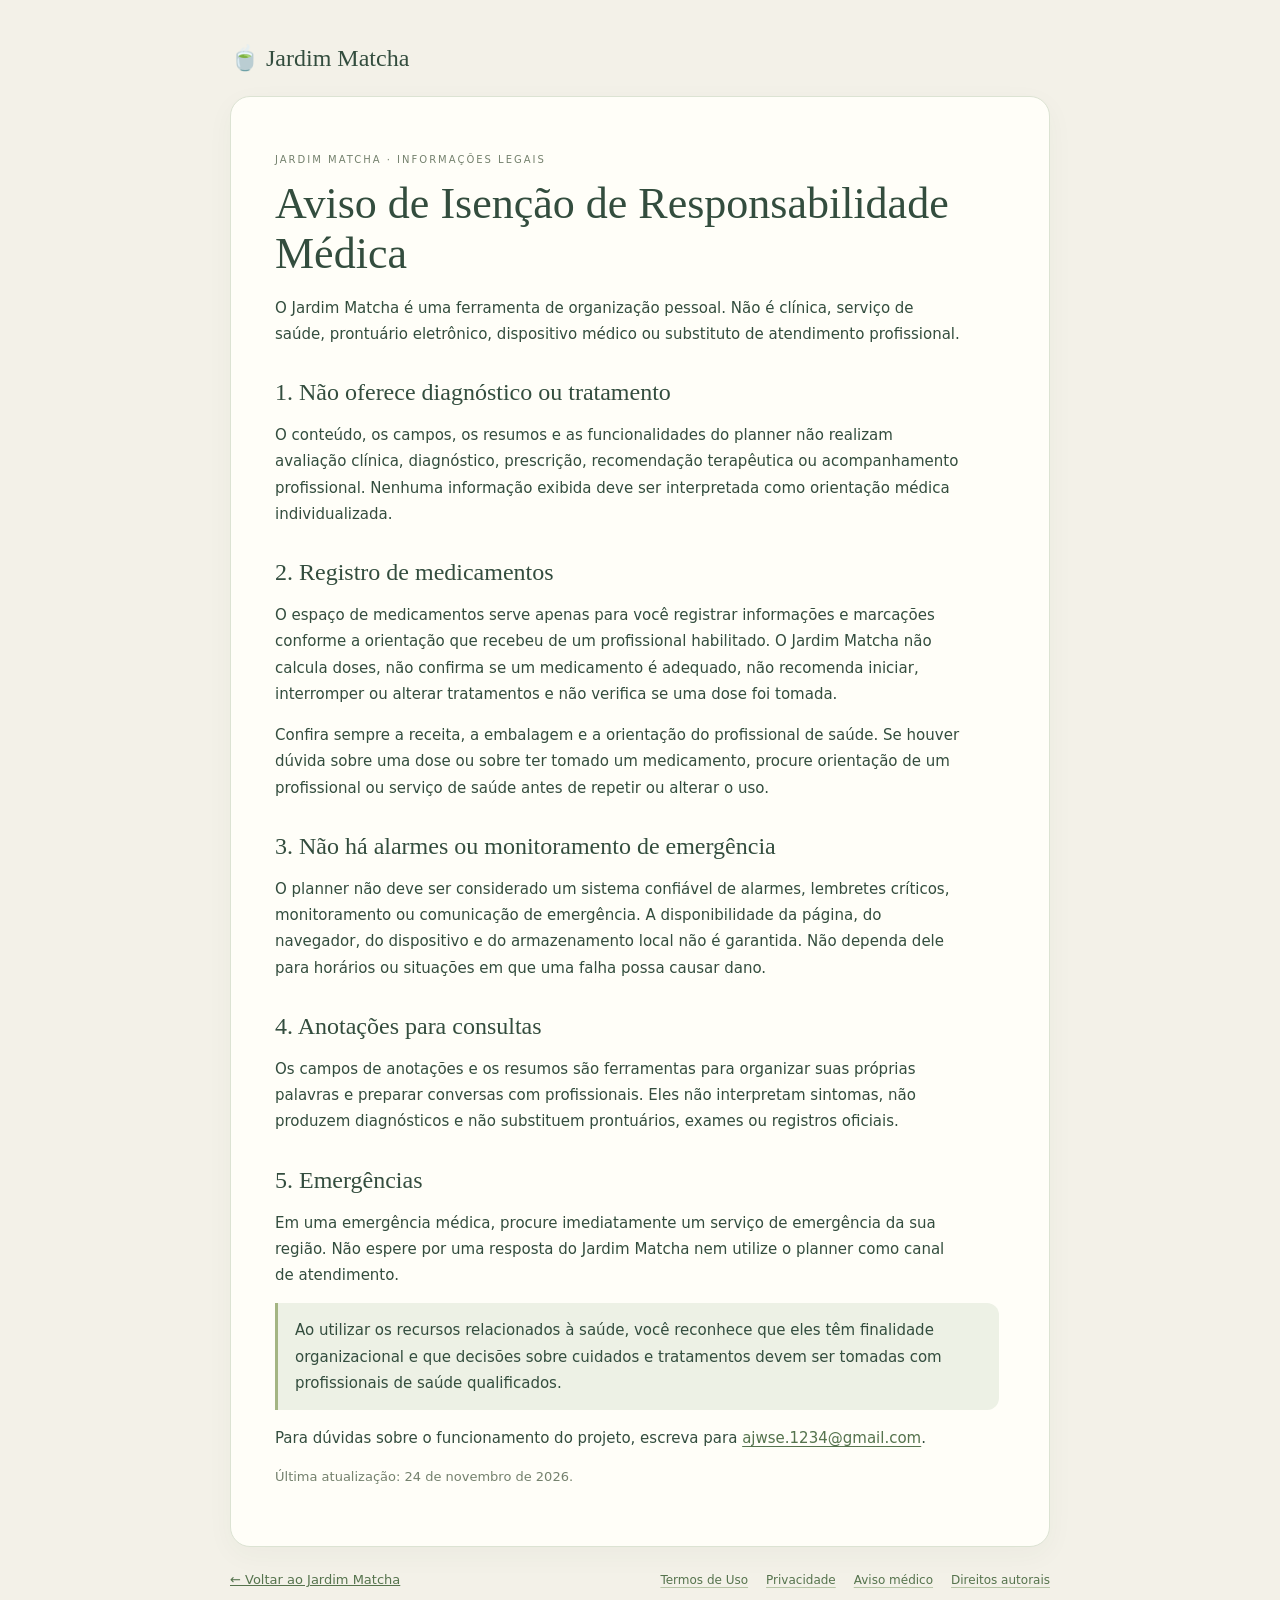
<file: legal/aviso-medico.html>
<!doctype html>
<html lang="pt-BR">
<head>
<meta charset="utf-8">
<meta name="viewport" content="width=device-width, initial-scale=1">
<meta name="theme-color" content="#f3f1e8">
<meta name="robots" content="index,follow">
<title>Aviso de Isenção de Responsabilidade Médica | Jardim Matcha</title>
<link rel="stylesheet" href="./legal.css">
</head>
<body class="jm-legal-page">
<div class="jm-legal-shell">
<a class="jm-legal-brand" href="../index.html">🍵 Jardim Matcha</a>
<main class="jm-legal-card">
<p class="jm-legal-eyebrow">JARDIM MATCHA · INFORMAÇÕES LEGAIS</p>
<h1>Aviso de Isenção de Responsabilidade Médica</h1>
<p>O Jardim Matcha é uma ferramenta de organização pessoal. Não é clínica, serviço de saúde, prontuário eletrônico, dispositivo médico ou substituto de atendimento profissional.</p>
<h2>1. Não oferece diagnóstico ou tratamento</h2>
<p>O conteúdo, os campos, os resumos e as funcionalidades do planner não realizam avaliação clínica, diagnóstico, prescrição, recomendação terapêutica ou acompanhamento profissional. Nenhuma informação exibida deve ser interpretada como orientação médica individualizada.</p>
<h2>2. Registro de medicamentos</h2>
<p>O espaço de medicamentos serve apenas para você registrar informações e marcações conforme a orientação que recebeu de um profissional habilitado. O Jardim Matcha não calcula doses, não confirma se um medicamento é adequado, não recomenda iniciar, interromper ou alterar tratamentos e não verifica se uma dose foi tomada.</p>
<p>Confira sempre a receita, a embalagem e a orientação do profissional de saúde. Se houver dúvida sobre uma dose ou sobre ter tomado um medicamento, procure orientação de um profissional ou serviço de saúde antes de repetir ou alterar o uso.</p>
<h2>3. Não há alarmes ou monitoramento de emergência</h2>
<p>O planner não deve ser considerado um sistema confiável de alarmes, lembretes críticos, monitoramento ou comunicação de emergência. A disponibilidade da página, do navegador, do dispositivo e do armazenamento local não é garantida. Não dependa dele para horários ou situações em que uma falha possa causar dano.</p>
<h2>4. Anotações para consultas</h2>
<p>Os campos de anotações e os resumos são ferramentas para organizar suas próprias palavras e preparar conversas com profissionais. Eles não interpretam sintomas, não produzem diagnósticos e não substituem prontuários, exames ou registros oficiais.</p>
<h2>5. Emergências</h2>
<p>Em uma emergência médica, procure imediatamente um serviço de emergência da sua região. Não espere por uma resposta do Jardim Matcha nem utilize o planner como canal de atendimento.</p>
<p class="jm-legal-note">Ao utilizar os recursos relacionados à saúde, você reconhece que eles têm finalidade organizacional e que decisões sobre cuidados e tratamentos devem ser tomadas com profissionais de saúde qualificados.</p>
<p>Para dúvidas sobre o funcionamento do projeto, escreva para <a href="mailto:ajwse.1234@gmail.com">ajwse.1234@gmail.com</a>.</p>
<p class="jm-legal-updated">Última atualização: 24 de novembro de 2026.</p>
</main>
<div class="jm-legal-bottom"><a href="../index.html">← Voltar ao Jardim Matcha</a><nav class="jm-legal-links" aria-label="Documentos legais"><a href="./termos-de-uso.html">Termos de Uso</a><a href="./privacidade.html">Privacidade</a><a href="./aviso-medico.html">Aviso médico</a><a href="./direitos-autorais.html">Direitos autorais</a></nav></div>
</div>
</body>
</html>
</file>
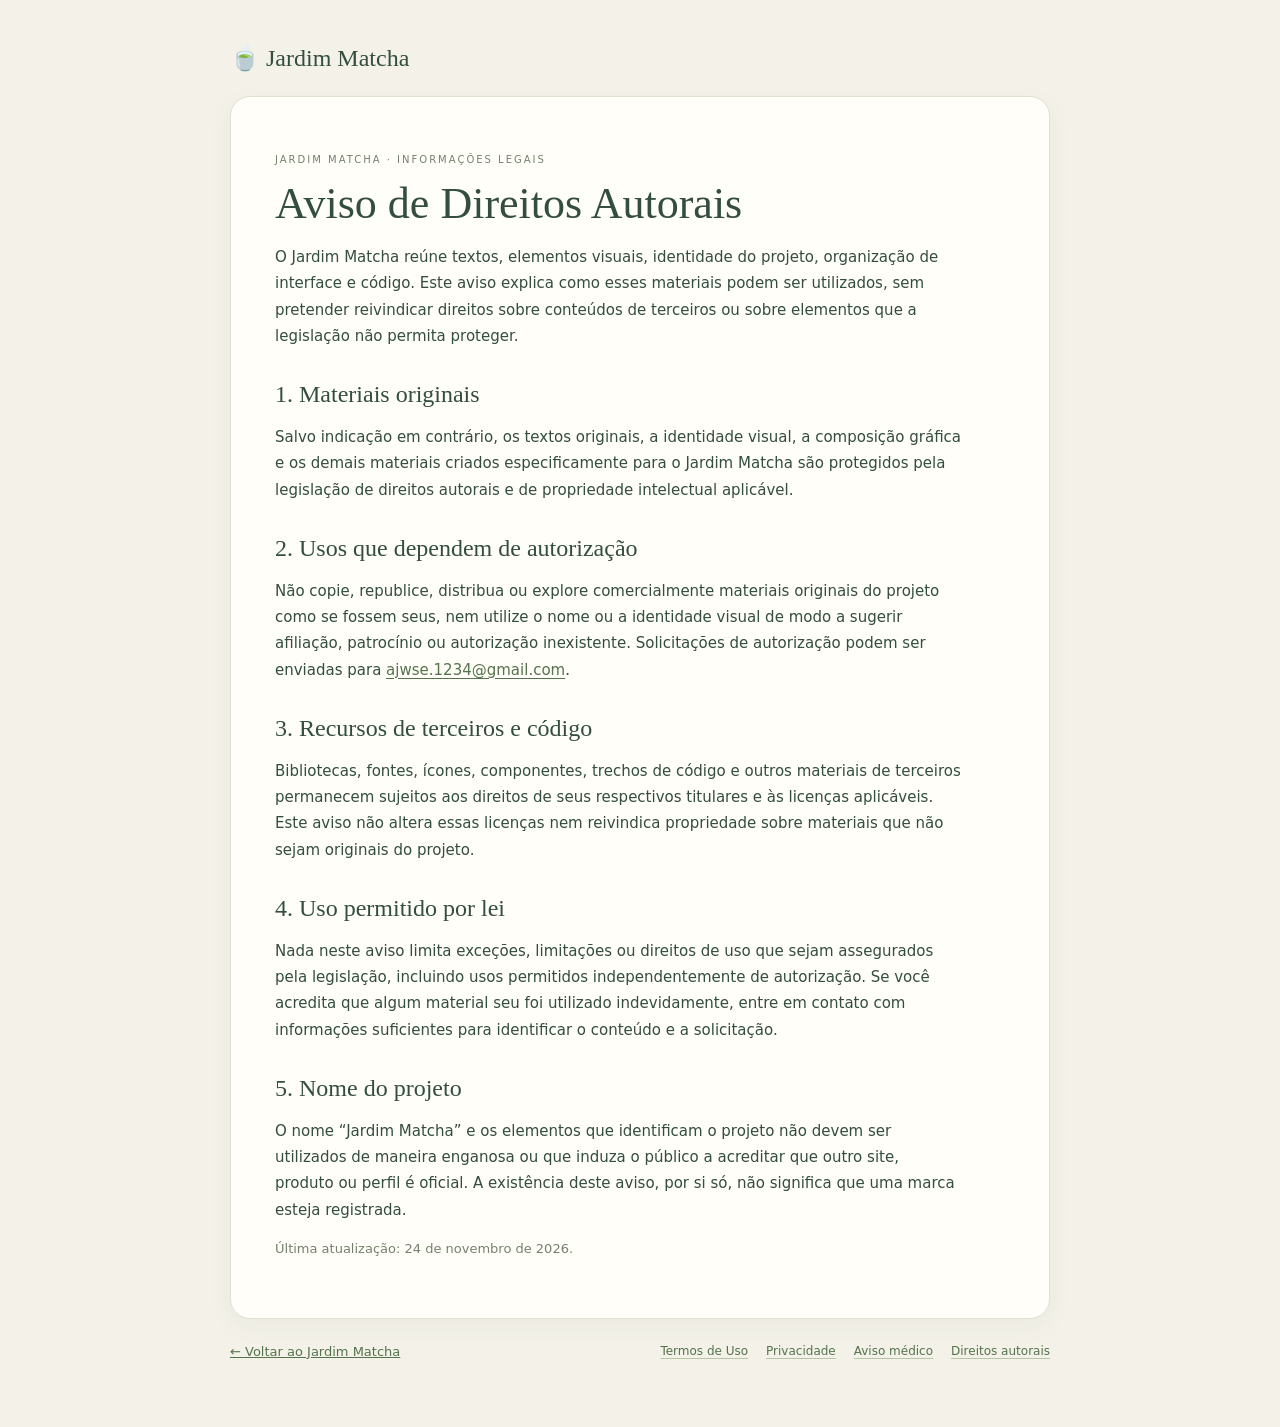
<file: legal/direitos-autorais.html>
<!doctype html>
<html lang="pt-BR">
<head>
<meta charset="utf-8">
<meta name="viewport" content="width=device-width, initial-scale=1">
<meta name="theme-color" content="#f3f1e8">
<meta name="robots" content="index,follow">
<title>Aviso de Direitos Autorais | Jardim Matcha</title>
<link rel="stylesheet" href="./legal.css">
</head>
<body class="jm-legal-page">
<div class="jm-legal-shell">
<a class="jm-legal-brand" href="../index.html">🍵 Jardim Matcha</a>
<main class="jm-legal-card">
<p class="jm-legal-eyebrow">JARDIM MATCHA · INFORMAÇÕES LEGAIS</p>
<h1>Aviso de Direitos Autorais</h1>
<p>O Jardim Matcha reúne textos, elementos visuais, identidade do projeto, organização de interface e código. Este aviso explica como esses materiais podem ser utilizados, sem pretender reivindicar direitos sobre conteúdos de terceiros ou sobre elementos que a legislação não permita proteger.</p>
<h2>1. Materiais originais</h2>
<p>Salvo indicação em contrário, os textos originais, a identidade visual, a composição gráfica e os demais materiais criados especificamente para o Jardim Matcha são protegidos pela legislação de direitos autorais e de propriedade intelectual aplicável.</p>
<h2>2. Usos que dependem de autorização</h2>
<p>Não copie, republice, distribua ou explore comercialmente materiais originais do projeto como se fossem seus, nem utilize o nome ou a identidade visual de modo a sugerir afiliação, patrocínio ou autorização inexistente. Solicitações de autorização podem ser enviadas para <a href="mailto:ajwse.1234@gmail.com">ajwse.1234@gmail.com</a>.</p>
<h2>3. Recursos de terceiros e código</h2>
<p>Bibliotecas, fontes, ícones, componentes, trechos de código e outros materiais de terceiros permanecem sujeitos aos direitos de seus respectivos titulares e às licenças aplicáveis. Este aviso não altera essas licenças nem reivindica propriedade sobre materiais que não sejam originais do projeto.</p>
<h2>4. Uso permitido por lei</h2>
<p>Nada neste aviso limita exceções, limitações ou direitos de uso que sejam assegurados pela legislação, incluindo usos permitidos independentemente de autorização. Se você acredita que algum material seu foi utilizado indevidamente, entre em contato com informações suficientes para identificar o conteúdo e a solicitação.</p>
<h2>5. Nome do projeto</h2>
<p>O nome “Jardim Matcha” e os elementos que identificam o projeto não devem ser utilizados de maneira enganosa ou que induza o público a acreditar que outro site, produto ou perfil é oficial. A existência deste aviso, por si só, não significa que uma marca esteja registrada.</p>
<p class="jm-legal-updated">Última atualização: 24 de novembro de 2026.</p>
</main>
<div class="jm-legal-bottom"><a href="../index.html">← Voltar ao Jardim Matcha</a><nav class="jm-legal-links" aria-label="Documentos legais"><a href="./termos-de-uso.html">Termos de Uso</a><a href="./privacidade.html">Privacidade</a><a href="./aviso-medico.html">Aviso médico</a><a href="./direitos-autorais.html">Direitos autorais</a></nav></div>
</div>
</body>
</html>
</file>
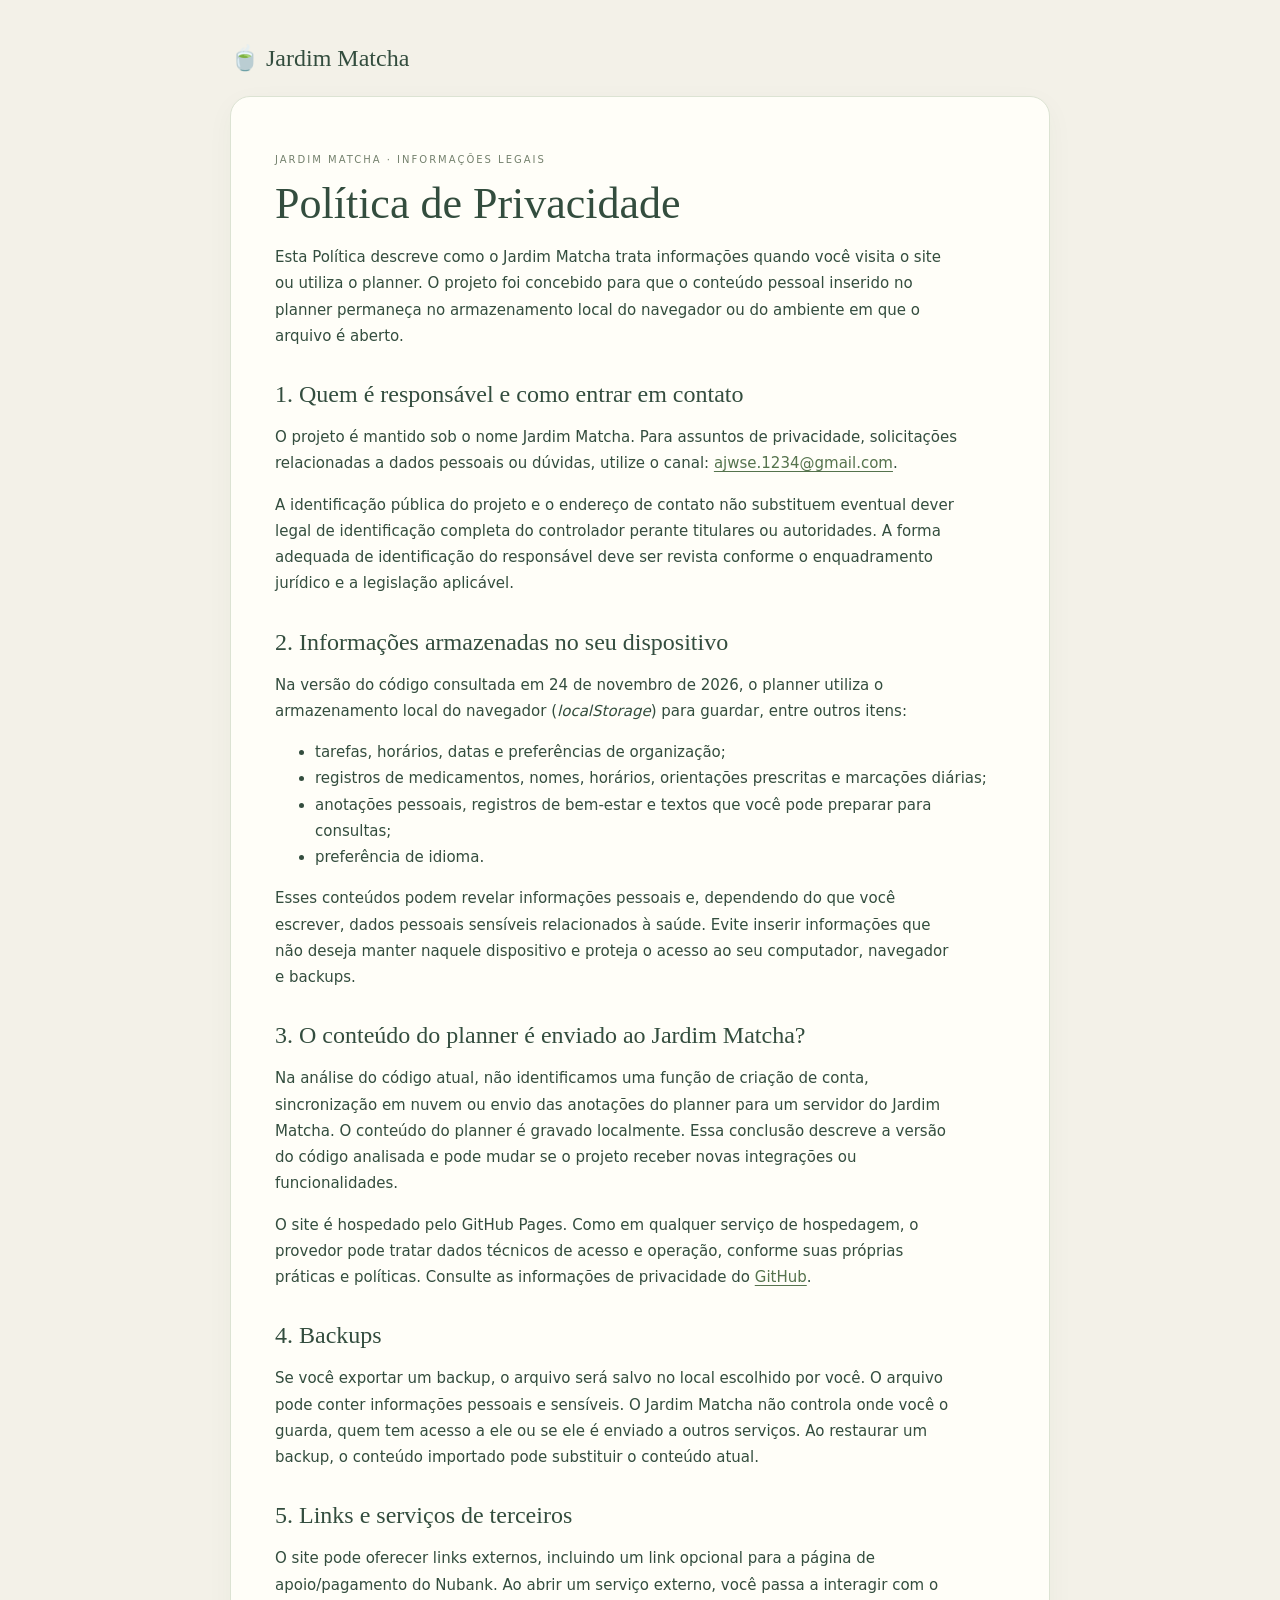
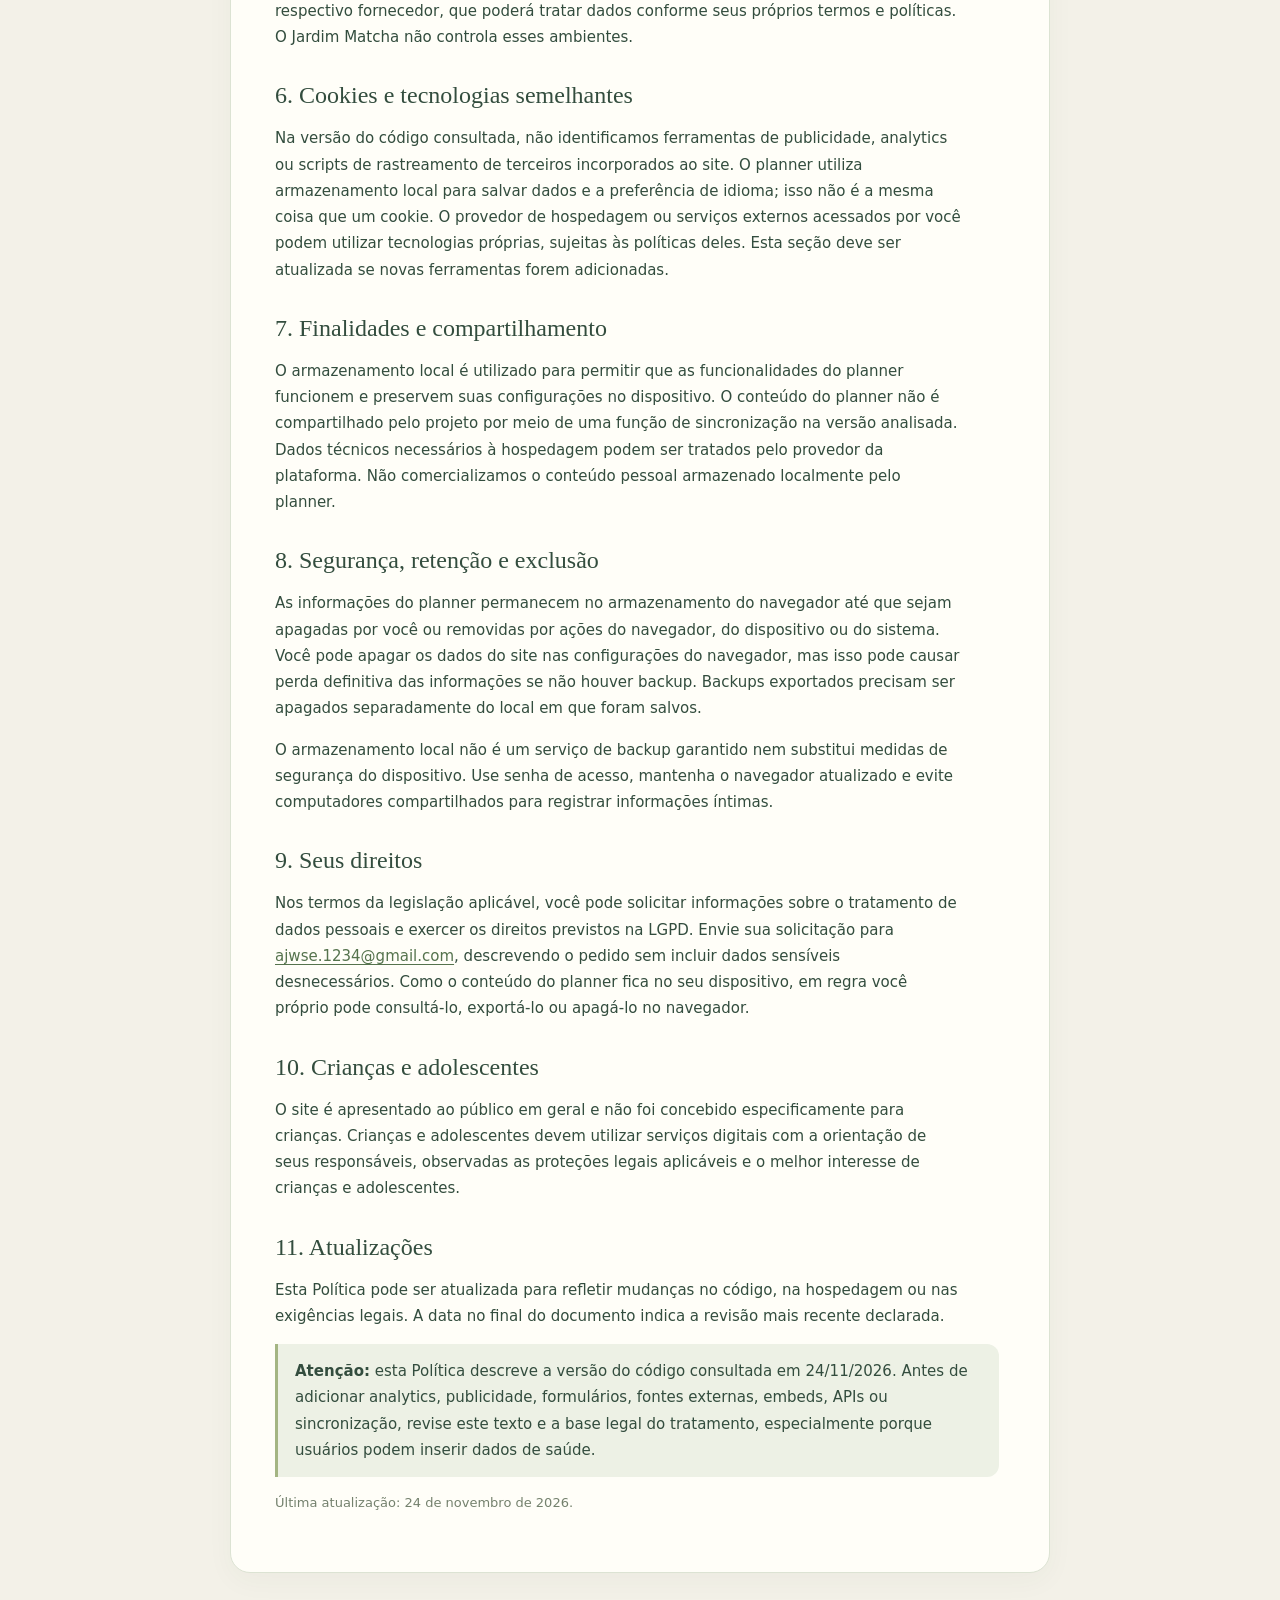
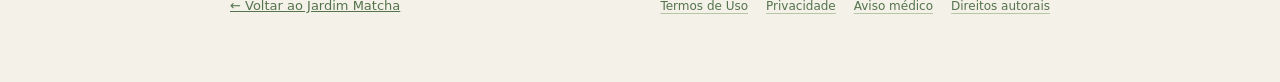
<file: legal/privacidade.html>
<!doctype html>
<html lang="pt-BR">
<head>
<meta charset="utf-8">
<meta name="viewport" content="width=device-width, initial-scale=1">
<meta name="theme-color" content="#f3f1e8">
<meta name="robots" content="index,follow">
<title>Política de Privacidade | Jardim Matcha</title>
<link rel="stylesheet" href="./legal.css">
</head>
<body class="jm-legal-page">
<div class="jm-legal-shell">
<a class="jm-legal-brand" href="../index.html">🍵 Jardim Matcha</a>
<main class="jm-legal-card">
<p class="jm-legal-eyebrow">JARDIM MATCHA · INFORMAÇÕES LEGAIS</p>
<h1>Política de Privacidade</h1>
<p>Esta Política descreve como o Jardim Matcha trata informações quando você visita o site ou utiliza o planner. O projeto foi concebido para que o conteúdo pessoal inserido no planner permaneça no armazenamento local do navegador ou do ambiente em que o arquivo é aberto.</p>
<h2>1. Quem é responsável e como entrar em contato</h2>
<p>O projeto é mantido sob o nome Jardim Matcha. Para assuntos de privacidade, solicitações relacionadas a dados pessoais ou dúvidas, utilize o canal: <a href="mailto:ajwse.1234@gmail.com">ajwse.1234@gmail.com</a>.</p>
<p>A identificação pública do projeto e o endereço de contato não substituem eventual dever legal de identificação completa do controlador perante titulares ou autoridades. A forma adequada de identificação do responsável deve ser revista conforme o enquadramento jurídico e a legislação aplicável.</p>
<h2>2. Informações armazenadas no seu dispositivo</h2>
<p>Na versão do código consultada em 24 de novembro de 2026, o planner utiliza o armazenamento local do navegador (<em>localStorage</em>) para guardar, entre outros itens:</p>
<ul><li>tarefas, horários, datas e preferências de organização;</li><li>registros de medicamentos, nomes, horários, orientações prescritas e marcações diárias;</li><li>anotações pessoais, registros de bem-estar e textos que você pode preparar para consultas;</li><li>preferência de idioma.</li></ul>
<p>Esses conteúdos podem revelar informações pessoais e, dependendo do que você escrever, dados pessoais sensíveis relacionados à saúde. Evite inserir informações que não deseja manter naquele dispositivo e proteja o acesso ao seu computador, navegador e backups.</p>
<h2>3. O conteúdo do planner é enviado ao Jardim Matcha?</h2>
<p>Na análise do código atual, não identificamos uma função de criação de conta, sincronização em nuvem ou envio das anotações do planner para um servidor do Jardim Matcha. O conteúdo do planner é gravado localmente. Essa conclusão descreve a versão do código analisada e pode mudar se o projeto receber novas integrações ou funcionalidades.</p>
<p>O site é hospedado pelo GitHub Pages. Como em qualquer serviço de hospedagem, o provedor pode tratar dados técnicos de acesso e operação, conforme suas próprias práticas e políticas. Consulte as informações de privacidade do <a href="https://docs.github.com/en/site-policy/privacy-policies/github-privacy-statement" target="_blank" rel="noopener noreferrer">GitHub</a>.</p>
<h2>4. Backups</h2>
<p>Se você exportar um backup, o arquivo será salvo no local escolhido por você. O arquivo pode conter informações pessoais e sensíveis. O Jardim Matcha não controla onde você o guarda, quem tem acesso a ele ou se ele é enviado a outros serviços. Ao restaurar um backup, o conteúdo importado pode substituir o conteúdo atual.</p>
<h2>5. Links e serviços de terceiros</h2>
<p>O site pode oferecer links externos, incluindo um link opcional para a página de apoio/pagamento do Nubank. Ao abrir um serviço externo, você passa a interagir com o respectivo fornecedor, que poderá tratar dados conforme seus próprios termos e políticas. O Jardim Matcha não controla esses ambientes.</p>
<h2>6. Cookies e tecnologias semelhantes</h2>
<p>Na versão do código consultada, não identificamos ferramentas de publicidade, analytics ou scripts de rastreamento de terceiros incorporados ao site. O planner utiliza armazenamento local para salvar dados e a preferência de idioma; isso não é a mesma coisa que um cookie. O provedor de hospedagem ou serviços externos acessados por você podem utilizar tecnologias próprias, sujeitas às políticas deles. Esta seção deve ser atualizada se novas ferramentas forem adicionadas.</p>
<h2>7. Finalidades e compartilhamento</h2>
<p>O armazenamento local é utilizado para permitir que as funcionalidades do planner funcionem e preservem suas configurações no dispositivo. O conteúdo do planner não é compartilhado pelo projeto por meio de uma função de sincronização na versão analisada. Dados técnicos necessários à hospedagem podem ser tratados pelo provedor da plataforma. Não comercializamos o conteúdo pessoal armazenado localmente pelo planner.</p>
<h2>8. Segurança, retenção e exclusão</h2>
<p>As informações do planner permanecem no armazenamento do navegador até que sejam apagadas por você ou removidas por ações do navegador, do dispositivo ou do sistema. Você pode apagar os dados do site nas configurações do navegador, mas isso pode causar perda definitiva das informações se não houver backup. Backups exportados precisam ser apagados separadamente do local em que foram salvos.</p>
<p>O armazenamento local não é um serviço de backup garantido nem substitui medidas de segurança do dispositivo. Use senha de acesso, mantenha o navegador atualizado e evite computadores compartilhados para registrar informações íntimas.</p>
<h2>9. Seus direitos</h2>
<p>Nos termos da legislação aplicável, você pode solicitar informações sobre o tratamento de dados pessoais e exercer os direitos previstos na LGPD. Envie sua solicitação para <a href="mailto:ajwse.1234@gmail.com">ajwse.1234@gmail.com</a>, descrevendo o pedido sem incluir dados sensíveis desnecessários. Como o conteúdo do planner fica no seu dispositivo, em regra você próprio pode consultá-lo, exportá-lo ou apagá-lo no navegador.</p>
<h2>10. Crianças e adolescentes</h2>
<p>O site é apresentado ao público em geral e não foi concebido especificamente para crianças. Crianças e adolescentes devem utilizar serviços digitais com a orientação de seus responsáveis, observadas as proteções legais aplicáveis e o melhor interesse de crianças e adolescentes.</p>
<h2>11. Atualizações</h2>
<p>Esta Política pode ser atualizada para refletir mudanças no código, na hospedagem ou nas exigências legais. A data no final do documento indica a revisão mais recente declarada.</p>
<p class="jm-legal-note"><strong>Atenção:</strong> esta Política descreve a versão do código consultada em 24/11/2026. Antes de adicionar analytics, publicidade, formulários, fontes externas, embeds, APIs ou sincronização, revise este texto e a base legal do tratamento, especialmente porque usuários podem inserir dados de saúde.</p>
<p class="jm-legal-updated">Última atualização: 24 de novembro de 2026.</p>
</main>
<div class="jm-legal-bottom"><a href="../index.html">← Voltar ao Jardim Matcha</a><nav class="jm-legal-links" aria-label="Documentos legais"><a href="./termos-de-uso.html">Termos de Uso</a><a href="./privacidade.html">Privacidade</a><a href="./aviso-medico.html">Aviso médico</a><a href="./direitos-autorais.html">Direitos autorais</a></nav></div>
</div>
</body>
</html>
</file>
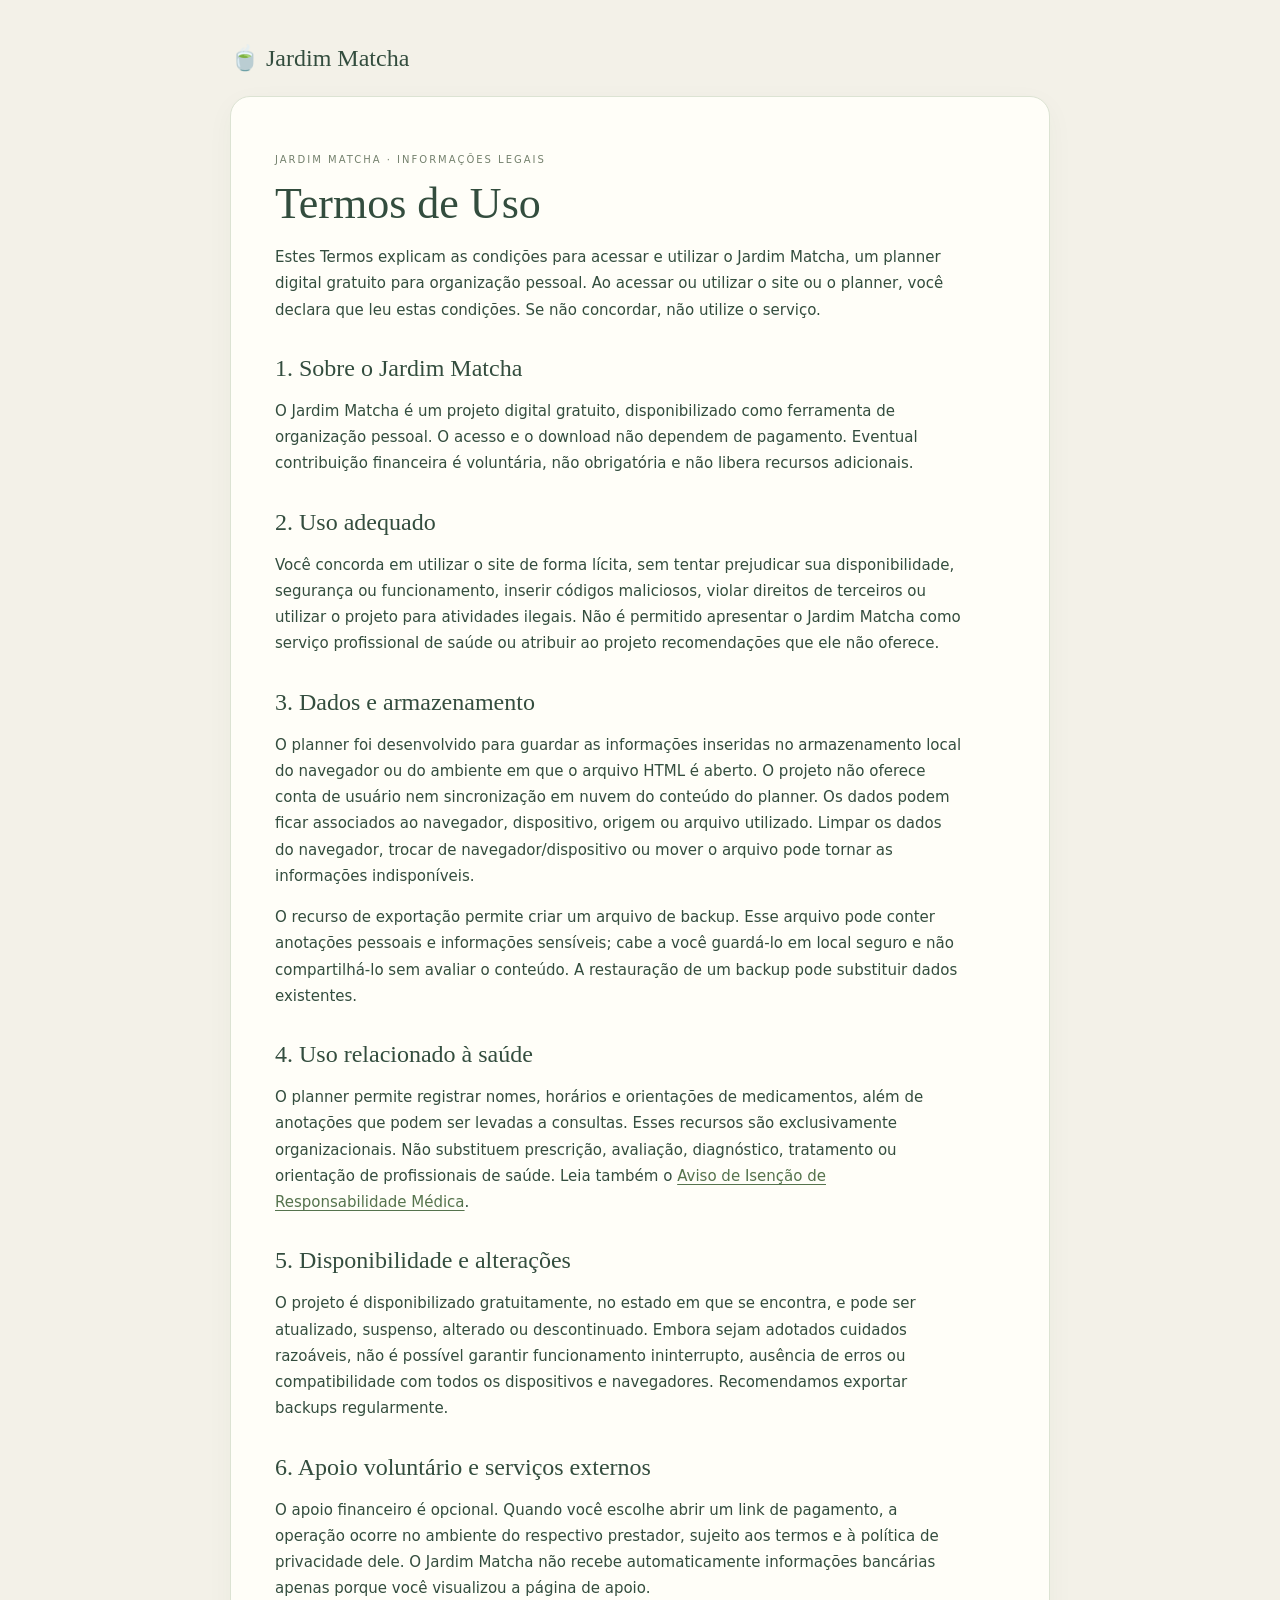
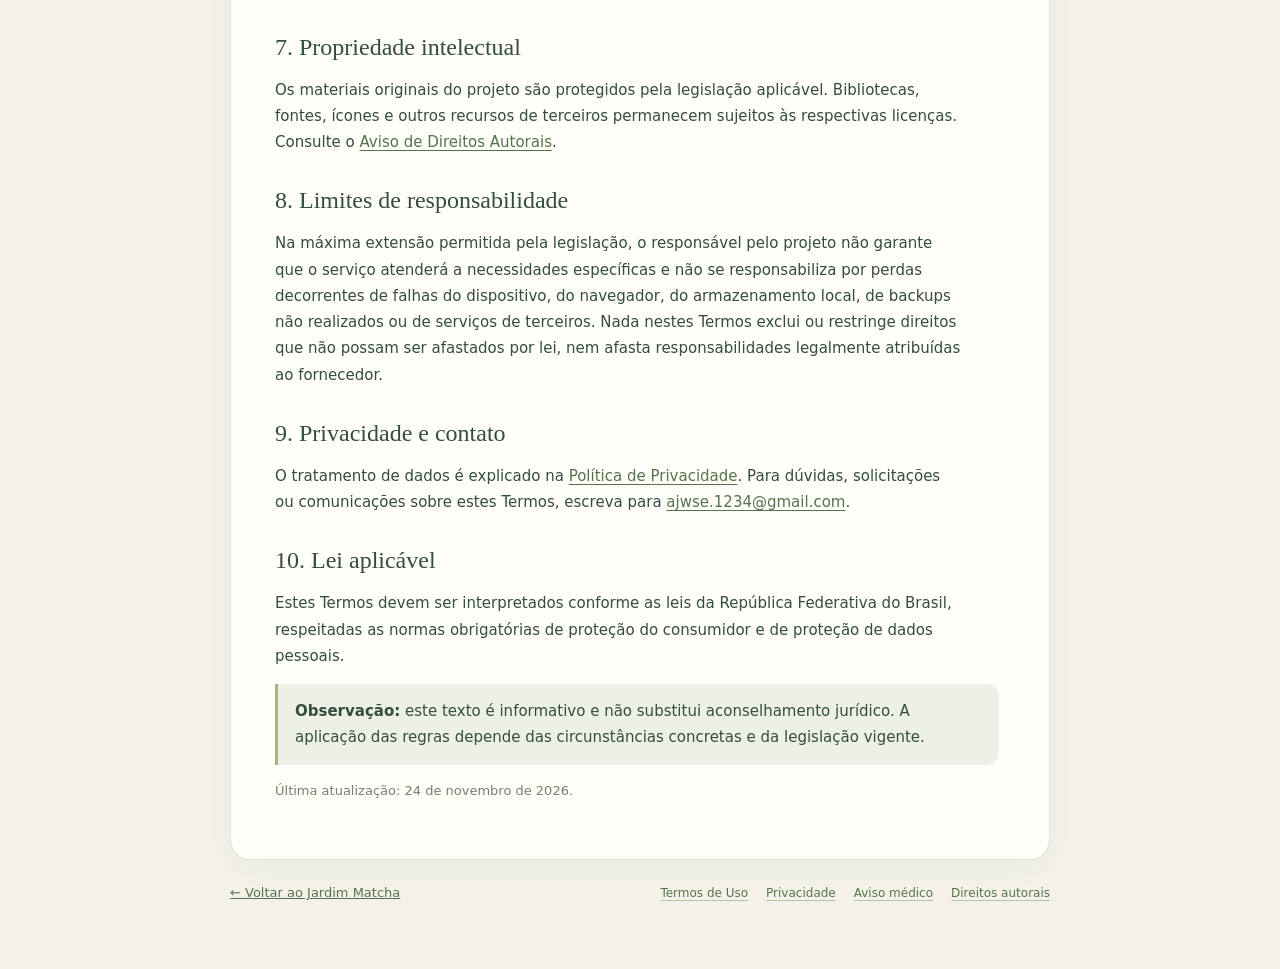
<file: legal/termos-de-uso.html>
<!doctype html>
<html lang="pt-BR">
<head>
<meta charset="utf-8">
<meta name="viewport" content="width=device-width, initial-scale=1">
<meta name="theme-color" content="#f3f1e8">
<meta name="robots" content="index,follow">
<title>Termos de Uso | Jardim Matcha</title>
<link rel="stylesheet" href="./legal.css">
</head>
<body class="jm-legal-page">
<div class="jm-legal-shell">
<a class="jm-legal-brand" href="../index.html">🍵 Jardim Matcha</a>
<main class="jm-legal-card">
<p class="jm-legal-eyebrow">JARDIM MATCHA · INFORMAÇÕES LEGAIS</p>
<h1>Termos de Uso</h1>
<p>Estes Termos explicam as condições para acessar e utilizar o Jardim Matcha, um planner digital gratuito para organização pessoal. Ao acessar ou utilizar o site ou o planner, você declara que leu estas condições. Se não concordar, não utilize o serviço.</p>
<h2>1. Sobre o Jardim Matcha</h2>
<p>O Jardim Matcha é um projeto digital gratuito, disponibilizado como ferramenta de organização pessoal. O acesso e o download não dependem de pagamento. Eventual contribuição financeira é voluntária, não obrigatória e não libera recursos adicionais.</p>
<h2>2. Uso adequado</h2>
<p>Você concorda em utilizar o site de forma lícita, sem tentar prejudicar sua disponibilidade, segurança ou funcionamento, inserir códigos maliciosos, violar direitos de terceiros ou utilizar o projeto para atividades ilegais. Não é permitido apresentar o Jardim Matcha como serviço profissional de saúde ou atribuir ao projeto recomendações que ele não oferece.</p>
<h2>3. Dados e armazenamento</h2>
<p>O planner foi desenvolvido para guardar as informações inseridas no armazenamento local do navegador ou do ambiente em que o arquivo HTML é aberto. O projeto não oferece conta de usuário nem sincronização em nuvem do conteúdo do planner. Os dados podem ficar associados ao navegador, dispositivo, origem ou arquivo utilizado. Limpar os dados do navegador, trocar de navegador/dispositivo ou mover o arquivo pode tornar as informações indisponíveis.</p>
<p>O recurso de exportação permite criar um arquivo de backup. Esse arquivo pode conter anotações pessoais e informações sensíveis; cabe a você guardá-lo em local seguro e não compartilhá-lo sem avaliar o conteúdo. A restauração de um backup pode substituir dados existentes.</p>
<h2>4. Uso relacionado à saúde</h2>
<p>O planner permite registrar nomes, horários e orientações de medicamentos, além de anotações que podem ser levadas a consultas. Esses recursos são exclusivamente organizacionais. Não substituem prescrição, avaliação, diagnóstico, tratamento ou orientação de profissionais de saúde. Leia também o <a href="./aviso-medico.html">Aviso de Isenção de Responsabilidade Médica</a>.</p>
<h2>5. Disponibilidade e alterações</h2>
<p>O projeto é disponibilizado gratuitamente, no estado em que se encontra, e pode ser atualizado, suspenso, alterado ou descontinuado. Embora sejam adotados cuidados razoáveis, não é possível garantir funcionamento ininterrupto, ausência de erros ou compatibilidade com todos os dispositivos e navegadores. Recomendamos exportar backups regularmente.</p>
<h2>6. Apoio voluntário e serviços externos</h2>
<p>O apoio financeiro é opcional. Quando você escolhe abrir um link de pagamento, a operação ocorre no ambiente do respectivo prestador, sujeito aos termos e à política de privacidade dele. O Jardim Matcha não recebe automaticamente informações bancárias apenas porque você visualizou a página de apoio.</p>
<h2>7. Propriedade intelectual</h2>
<p>Os materiais originais do projeto são protegidos pela legislação aplicável. Bibliotecas, fontes, ícones e outros recursos de terceiros permanecem sujeitos às respectivas licenças. Consulte o <a href="./direitos-autorais.html">Aviso de Direitos Autorais</a>.</p>
<h2>8. Limites de responsabilidade</h2>
<p>Na máxima extensão permitida pela legislação, o responsável pelo projeto não garante que o serviço atenderá a necessidades específicas e não se responsabiliza por perdas decorrentes de falhas do dispositivo, do navegador, do armazenamento local, de backups não realizados ou de serviços de terceiros. Nada nestes Termos exclui ou restringe direitos que não possam ser afastados por lei, nem afasta responsabilidades legalmente atribuídas ao fornecedor.</p>
<h2>9. Privacidade e contato</h2>
<p>O tratamento de dados é explicado na <a href="./privacidade.html">Política de Privacidade</a>. Para dúvidas, solicitações ou comunicações sobre estes Termos, escreva para <a href="mailto:ajwse.1234@gmail.com">ajwse.1234@gmail.com</a>.</p>
<h2>10. Lei aplicável</h2>
<p>Estes Termos devem ser interpretados conforme as leis da República Federativa do Brasil, respeitadas as normas obrigatórias de proteção do consumidor e de proteção de dados pessoais.</p>
<p class="jm-legal-note"><strong>Observação:</strong> este texto é informativo e não substitui aconselhamento jurídico. A aplicação das regras depende das circunstâncias concretas e da legislação vigente.</p>
<p class="jm-legal-updated">Última atualização: 24 de novembro de 2026.</p>
</main>
<div class="jm-legal-bottom"><a href="../index.html">← Voltar ao Jardim Matcha</a><nav class="jm-legal-links" aria-label="Documentos legais"><a href="./termos-de-uso.html">Termos de Uso</a><a href="./privacidade.html">Privacidade</a><a href="./aviso-medico.html">Aviso médico</a><a href="./direitos-autorais.html">Direitos autorais</a></nav></div>
</div>
</body>
</html>
</file>
<file: legal/legal.css>
:root{--jm-ink:#334d3e;--jm-green:#55734d;--jm-line:#dce3d3;--jm-paper:#fffef8;--jm-muted:#74816d}
.jm-legal-links{display:flex;flex-wrap:wrap;gap:8px 18px;align-items:center;justify-content:center;font:12px/1.6 system-ui,sans-serif}
.jm-legal-links a{color:var(--jm-green);text-decoration:underline;text-decoration-color:#b7c5a7;text-underline-offset:3px}
.jm-legal-links a:hover{color:var(--jm-ink)}
.jm-legal-page{min-height:100vh;background:#f3f1e8;color:var(--jm-ink);font:15px/1.75 system-ui,sans-serif;padding:36px 18px 56px}
.jm-legal-shell{max-width:820px;margin:0 auto}
.jm-legal-brand{display:inline-flex;align-items:center;gap:10px;color:var(--jm-ink);font:24px Georgia,serif;text-decoration:none;margin-bottom:24px}
.jm-legal-card{background:var(--jm-paper);border:1px solid var(--jm-line);border-radius:20px;padding:clamp(22px,5vw,44px);box-shadow:0 8px 28px #334d3e0a}
.jm-legal-card h1{font:clamp(32px,6vw,44px)/1.15 Georgia,serif;margin:8px 0 12px;color:var(--jm-ink)}
.jm-legal-card h2{font:24px/1.25 Georgia,serif;margin:30px 0 8px;color:var(--jm-ink)}
.jm-legal-card p,.jm-legal-card li{max-width:72ch}
.jm-legal-card a{color:var(--jm-green);text-underline-offset:3px}
.jm-legal-eyebrow{text-transform:uppercase;letter-spacing:2px;font-size:10px;color:var(--jm-muted)}
.jm-legal-updated{font-size:13px;color:var(--jm-muted)}
.jm-legal-note{padding:14px 17px;border-left:3px solid #a4b583;background:#edf1e5;border-radius:0 12px 12px 0}
.jm-legal-bottom{display:flex;flex-wrap:wrap;justify-content:space-between;gap:14px;margin-top:22px;color:var(--jm-muted);font-size:13px}
.jm-legal-bottom a{color:var(--jm-green)}
@media(max-width:560px){.jm-legal-page{padding:20px 12px 36px}.jm-legal-brand{font-size:21px}.jm-legal-card{border-radius:16px}}
</file>
